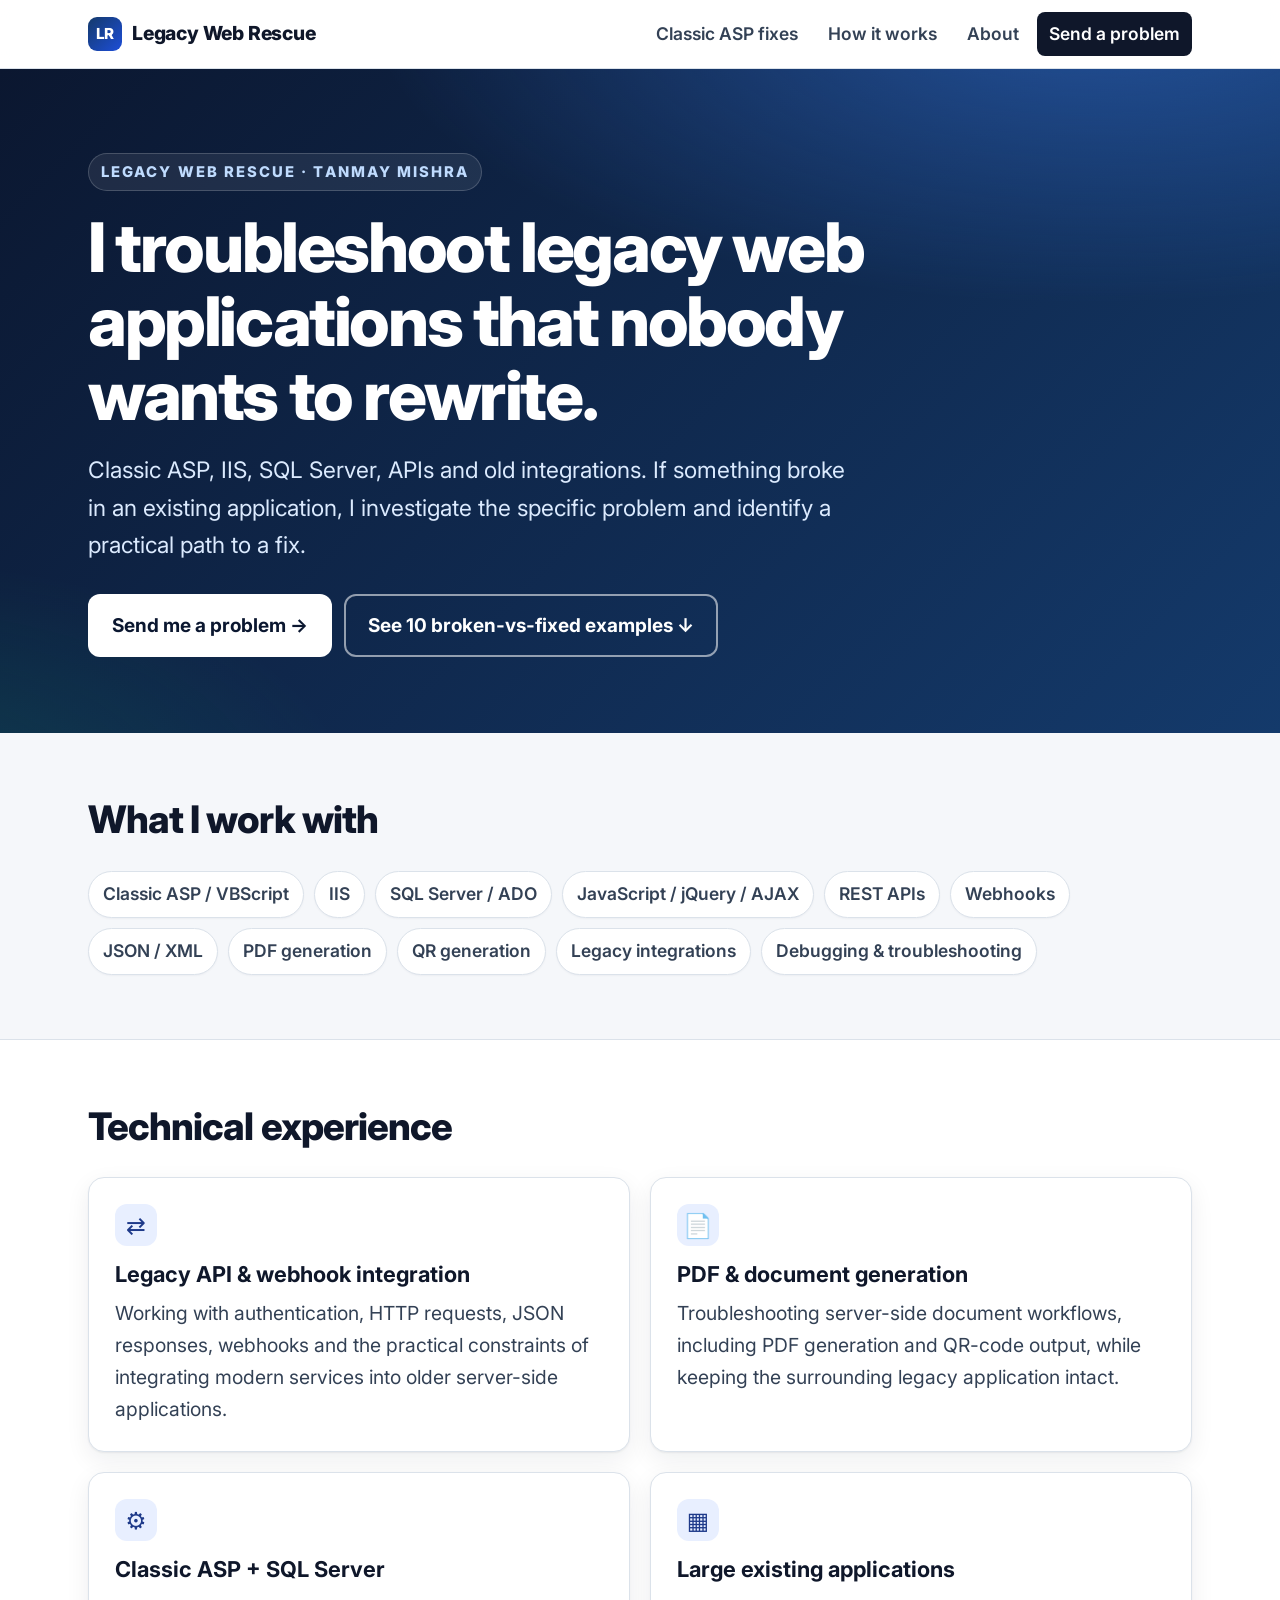
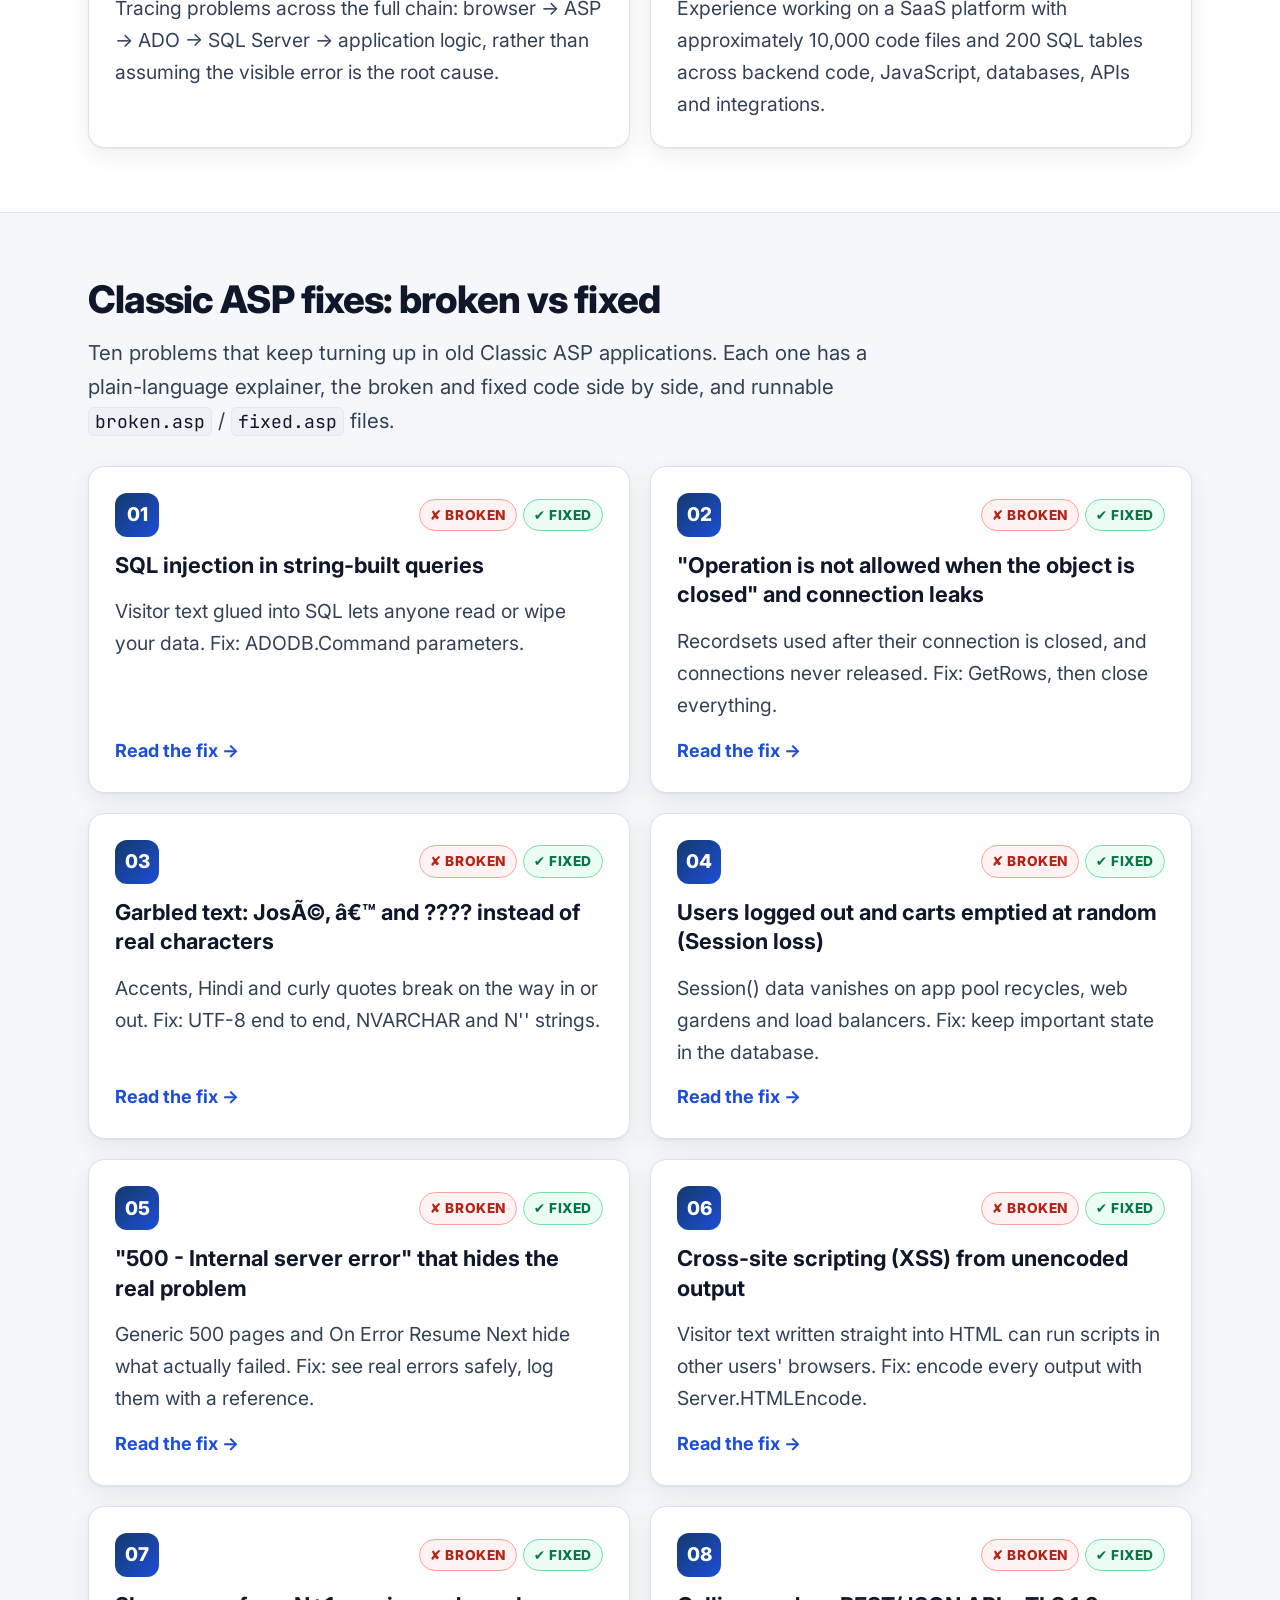
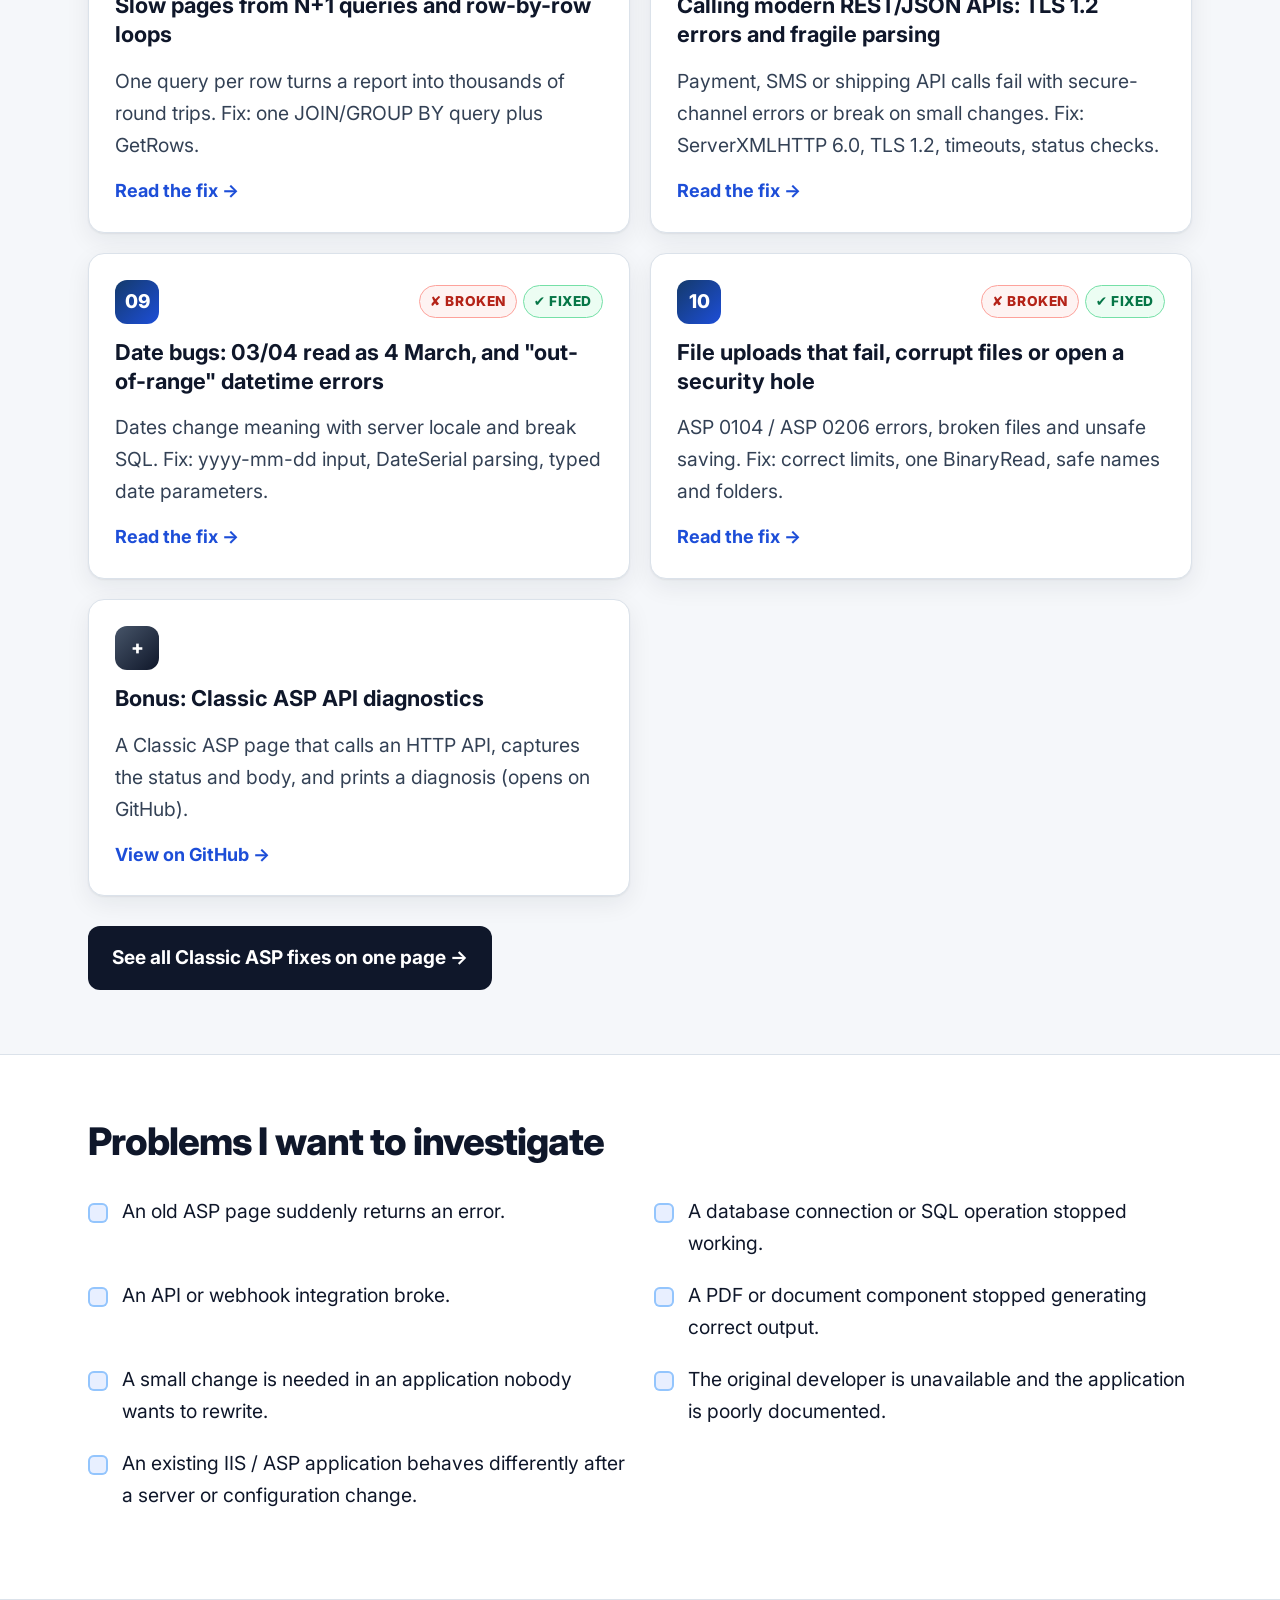
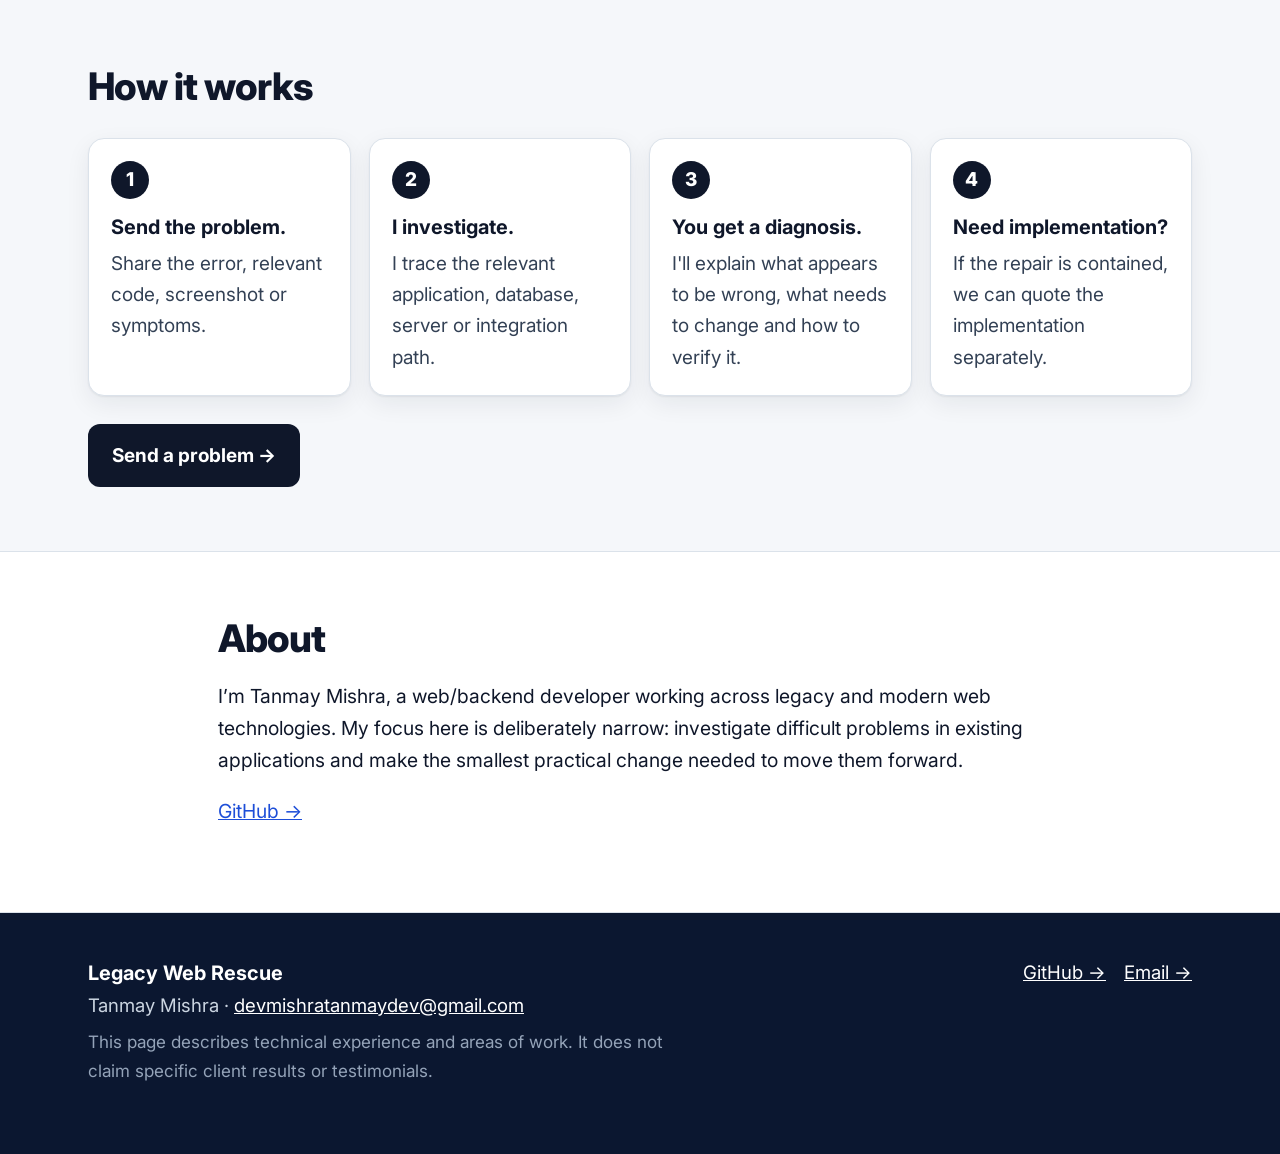
<file: index.html>
<!doctype html>
<html lang="en">
<head>
<meta charset="utf-8">
<meta name="viewport" content="width=device-width, initial-scale=1">
<title>Legacy Web Rescue — Tanmay Mishra</title>
<meta name="description" content="Troubleshooting difficult Classic ASP, IIS, SQL Server and legacy web application problems.">
<meta name="theme-color" content="#0b1730">
<link rel="preconnect" href="https://fonts.googleapis.com">
<link rel="preconnect" href="https://fonts.gstatic.com" crossorigin>
<link href="https://fonts.googleapis.com/css2?family=Inter:wght@400;600;700;800&family=JetBrains+Mono:wght@400;600&display=swap" rel="stylesheet">
<link rel="stylesheet" href="examples/assets/style.css">
</head>
<body>
<a class="skip" href="#main">Skip to content</a>
<nav class="nav" aria-label="Main"><div class="wrap">
  <a class="brand" href="./"><span class="logo" aria-hidden="true">LR</span>Legacy Web Rescue</a>
  <ul>
    <li><a href="./#fixes">Classic ASP fixes</a></li>
    <li><a href="./#how">How it works</a></li>
    <li><a href="./#about">About</a></li>
    <li><a class="btn-nav" href="mailto:devmishratanmaydev@gmail.com?subject=Legacy%20Web%20Problem">Send a problem</a></li>
  </ul>
</div></nav>

<header class="hero"><div class="wrap">
  <span class="eyebrow">Legacy Web Rescue &middot; Tanmay Mishra</span>
  <h1>I troubleshoot legacy web applications that nobody wants to rewrite.</h1>
  <p class="lead">Classic ASP, IIS, SQL Server, APIs and old integrations. If something broke in an existing application, I investigate the specific problem and identify a practical path to a fix.</p>
  <div class="actions">
    <a class="btn btn-primary" href="mailto:devmishratanmaydev@gmail.com?subject=Legacy%20Web%20Problem">Send me a problem &rarr;</a>
    <a class="btn btn-ghost" href="#fixes">See 10 broken-vs-fixed examples &darr;</a>
  </div>
</div></header>

<main id="main">
<section><div class="wrap">
  <div class="section-head"><h2>What I work with</h2></div>
  <div class="tags"><span class="tag">Classic ASP / VBScript</span><span class="tag">IIS</span><span class="tag">SQL Server / ADO</span><span class="tag">JavaScript / jQuery / AJAX</span><span class="tag">REST APIs</span><span class="tag">Webhooks</span><span class="tag">JSON / XML</span><span class="tag">PDF generation</span><span class="tag">QR generation</span><span class="tag">Legacy integrations</span><span class="tag">Debugging &amp; troubleshooting</span></div>
</div></section>

<section class="alt"><div class="wrap">
  <div class="section-head"><h2>Technical experience</h2></div>
  <div class="grid">
    <article class="card"><div class="icon" aria-hidden="true">&#8644;</div><h3>Legacy API &amp; webhook integration</h3><p>Working with authentication, HTTP requests, JSON responses, webhooks and the practical constraints of integrating modern services into older server-side applications.</p></article>
    <article class="card"><div class="icon" aria-hidden="true">&#128196;</div><h3>PDF &amp; document generation</h3><p>Troubleshooting server-side document workflows, including PDF generation and QR-code output, while keeping the surrounding legacy application intact.</p></article>
    <article class="card"><div class="icon" aria-hidden="true">&#9881;</div><h3>Classic ASP + SQL Server</h3><p>Tracing problems across the full chain: browser → ASP → ADO → SQL Server → application logic, rather than assuming the visible error is the root cause.</p></article>
    <article class="card"><div class="icon" aria-hidden="true">&#9638;</div><h3>Large existing applications</h3><p>Experience working on a SaaS platform with approximately 10,000 code files and 200 SQL tables across backend code, JavaScript, databases, APIs and integrations.</p></article>
  </div>
</div></section>

<section id="fixes"><div class="wrap">
  <div class="section-head"><h2>Classic ASP fixes: broken vs fixed</h2>
    <p>Ten problems that keep turning up in old Classic ASP applications. Each one has a plain-language explainer, the broken and fixed code side by side, and runnable <code>broken.asp</code> / <code>fixed.asp</code> files.</p></div>
  <div class="grid">
<a class="card" href="examples/01-sql-injection/">
  <div class="card-top"><span class="num" aria-hidden="true">01</span><span class="pills"><span class="pill bad">&#10008; BROKEN</span><span class="pill good">&#10004; FIXED</span></span></div>
  <h3>SQL injection in string-built queries</h3>
  <p>Visitor text glued into SQL lets anyone read or wipe your data. Fix: ADODB.Command parameters.</p>
  <span class="go">Read the fix &rarr;</span>
</a>
<a class="card" href="examples/02-closed-recordset-leaks/">
  <div class="card-top"><span class="num" aria-hidden="true">02</span><span class="pills"><span class="pill bad">&#10008; BROKEN</span><span class="pill good">&#10004; FIXED</span></span></div>
  <h3>"Operation is not allowed when the object is closed" and connection leaks</h3>
  <p>Recordsets used after their connection is closed, and connections never released. Fix: GetRows, then close everything.</p>
  <span class="go">Read the fix &rarr;</span>
</a>
<a class="card" href="examples/03-unicode-utf8/">
  <div class="card-top"><span class="num" aria-hidden="true">03</span><span class="pills"><span class="pill bad">&#10008; BROKEN</span><span class="pill good">&#10004; FIXED</span></span></div>
  <h3>Garbled text: JosÃ©, â€™ and ???? instead of real characters</h3>
  <p>Accents, Hindi and curly quotes break on the way in or out. Fix: UTF-8 end to end, NVARCHAR and N'' strings.</p>
  <span class="go">Read the fix &rarr;</span>
</a>
<a class="card" href="examples/04-session-loss/">
  <div class="card-top"><span class="num" aria-hidden="true">04</span><span class="pills"><span class="pill bad">&#10008; BROKEN</span><span class="pill good">&#10004; FIXED</span></span></div>
  <h3>Users logged out and carts emptied at random (Session loss)</h3>
  <p>Session() data vanishes on app pool recycles, web gardens and load balancers. Fix: keep important state in the database.</p>
  <span class="go">Read the fix &rarr;</span>
</a>
<a class="card" href="examples/05-hidden-500-errors/">
  <div class="card-top"><span class="num" aria-hidden="true">05</span><span class="pills"><span class="pill bad">&#10008; BROKEN</span><span class="pill good">&#10004; FIXED</span></span></div>
  <h3>"500 - Internal server error" that hides the real problem</h3>
  <p>Generic 500 pages and On Error Resume Next hide what actually failed. Fix: see real errors safely, log them with a reference.</p>
  <span class="go">Read the fix &rarr;</span>
</a>
<a class="card" href="examples/06-xss-output-encoding/">
  <div class="card-top"><span class="num" aria-hidden="true">06</span><span class="pills"><span class="pill bad">&#10008; BROKEN</span><span class="pill good">&#10004; FIXED</span></span></div>
  <h3>Cross-site scripting (XSS) from unencoded output</h3>
  <p>Visitor text written straight into HTML can run scripts in other users' browsers. Fix: encode every output with Server.HTMLEncode.</p>
  <span class="go">Read the fix &rarr;</span>
</a>
<a class="card" href="examples/07-n-plus-1-slow-pages/">
  <div class="card-top"><span class="num" aria-hidden="true">07</span><span class="pills"><span class="pill bad">&#10008; BROKEN</span><span class="pill good">&#10004; FIXED</span></span></div>
  <h3>Slow pages from N+1 queries and row-by-row loops</h3>
  <p>One query per row turns a report into thousands of round trips. Fix: one JOIN/GROUP BY query plus GetRows.</p>
  <span class="go">Read the fix &rarr;</span>
</a>
<a class="card" href="examples/08-rest-api-tls12/">
  <div class="card-top"><span class="num" aria-hidden="true">08</span><span class="pills"><span class="pill bad">&#10008; BROKEN</span><span class="pill good">&#10004; FIXED</span></span></div>
  <h3>Calling modern REST/JSON APIs: TLS 1.2 errors and fragile parsing</h3>
  <p>Payment, SMS or shipping API calls fail with secure-channel errors or break on small changes. Fix: ServerXMLHTTP 6.0, TLS 1.2, timeouts, status checks.</p>
  <span class="go">Read the fix &rarr;</span>
</a>
<a class="card" href="examples/09-dates-locale/">
  <div class="card-top"><span class="num" aria-hidden="true">09</span><span class="pills"><span class="pill bad">&#10008; BROKEN</span><span class="pill good">&#10004; FIXED</span></span></div>
  <h3>Date bugs: 03/04 read as 4 March, and "out-of-range" datetime errors</h3>
  <p>Dates change meaning with server locale and break SQL. Fix: yyyy-mm-dd input, DateSerial parsing, typed date parameters.</p>
  <span class="go">Read the fix &rarr;</span>
</a>
<a class="card" href="examples/10-file-upload/">
  <div class="card-top"><span class="num" aria-hidden="true">10</span><span class="pills"><span class="pill bad">&#10008; BROKEN</span><span class="pill good">&#10004; FIXED</span></span></div>
  <h3>File uploads that fail, corrupt files or open a security hole</h3>
  <p>ASP 0104 / ASP 0206 errors, broken files and unsafe saving. Fix: correct limits, one BinaryRead, safe names and folders.</p>
  <span class="go">Read the fix &rarr;</span>
</a>
<a class="card" href="https://github.com/TanmayMishra22/Legacy-ASP-Rescue/tree/main/examples/classic-asp-api-diagnostics" target="_blank" rel="noopener">
  <div class="card-top"><span class="num bonus" aria-hidden="true">+</span></div>
  <h3>Bonus: Classic ASP API diagnostics</h3>
  <p>A Classic ASP page that calls an HTTP API, captures the status and body, and prints a diagnosis (opens on GitHub).</p>
  <span class="go">View on GitHub &rarr;</span>
</a>
  </div>
  <div class="actions"><a class="btn btn-dark" href="examples/">See all Classic ASP fixes on one page &rarr;</a></div>
</div></section>

<section class="alt"><div class="wrap">
  <div class="section-head"><h2>Problems I want to investigate</h2></div>
  <ul class="problems">
    <li>An old ASP page suddenly returns an error.</li>
    <li>A database connection or SQL operation stopped working.</li>
    <li>An API or webhook integration broke.</li>
    <li>A PDF or document component stopped generating correct output.</li>
    <li>A small change is needed in an application nobody wants to rewrite.</li>
    <li>The original developer is unavailable and the application is poorly documented.</li>
    <li>An existing IIS / ASP application behaves differently after a server or configuration change.</li>
  </ul>
</div></section>

<section id="how"><div class="wrap">
  <div class="section-head"><h2>How it works</h2></div>
  <div class="steps">
    <div class="step"><div class="n">1</div><strong>Send the problem.</strong><span>Share the error, relevant code, screenshot or symptoms.</span></div>
    <div class="step"><div class="n">2</div><strong>I investigate.</strong><span>I trace the relevant application, database, server or integration path.</span></div>
    <div class="step"><div class="n">3</div><strong>You get a diagnosis.</strong><span>I'll explain what appears to be wrong, what needs to change and how to verify it.</span></div>
    <div class="step"><div class="n">4</div><strong>Need implementation?</strong><span>If the repair is contained, we can quote the implementation separately.</span></div>
  </div>
  <a class="btn btn-dark" href="mailto:devmishratanmaydev@gmail.com?subject=Legacy%20Web%20Problem">Send a problem &rarr;</a>
</div></section>

<section id="about" class="alt"><div class="wrap narrow">
  <div class="section-head" style="margin-bottom:12px"><h2>About</h2></div>
  <p>I’m Tanmay Mishra, a web/backend developer working across legacy and modern web technologies. My focus here is deliberately narrow: investigate difficult problems in existing applications and make the smallest practical change needed to move them forward.</p>
  <p><a href="https://github.com/TanmayMishra22" target="_blank" rel="noopener">GitHub →</a></p>
</div></section>
</main>
<footer><div class="wrap">
  <div><strong>Legacy Web Rescue</strong><br>Tanmay Mishra &middot; <a href="mailto:devmishratanmaydev@gmail.com">devmishratanmaydev@gmail.com</a>
  <p class="small">This page describes technical experience and areas of work. It does not claim specific client results or testimonials.</p></div>
  <div class="links"><a href="https://github.com/TanmayMishra22" target="_blank" rel="noopener">GitHub &rarr;</a><a href="mailto:devmishratanmaydev@gmail.com?subject=Legacy%20Web%20Problem">Email &rarr;</a></div>
</div></footer>
</body>
</html>
</file>
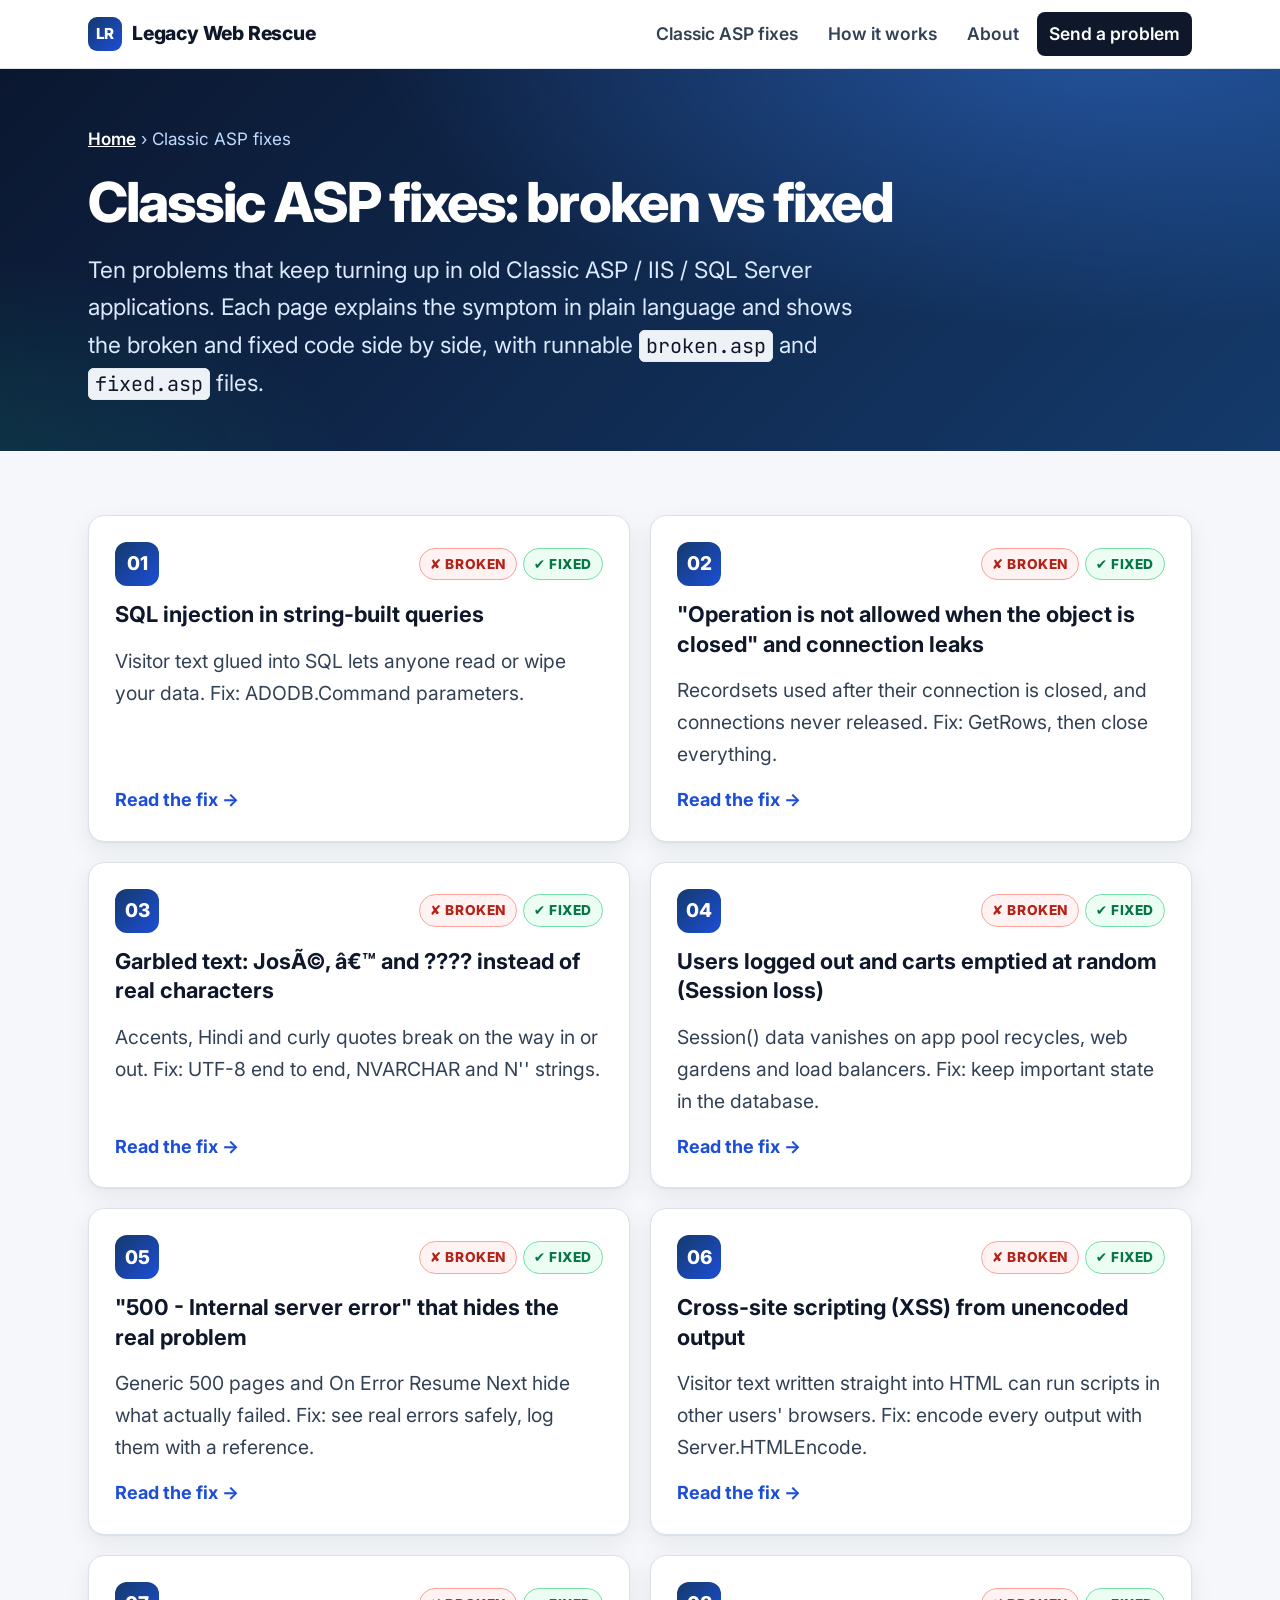
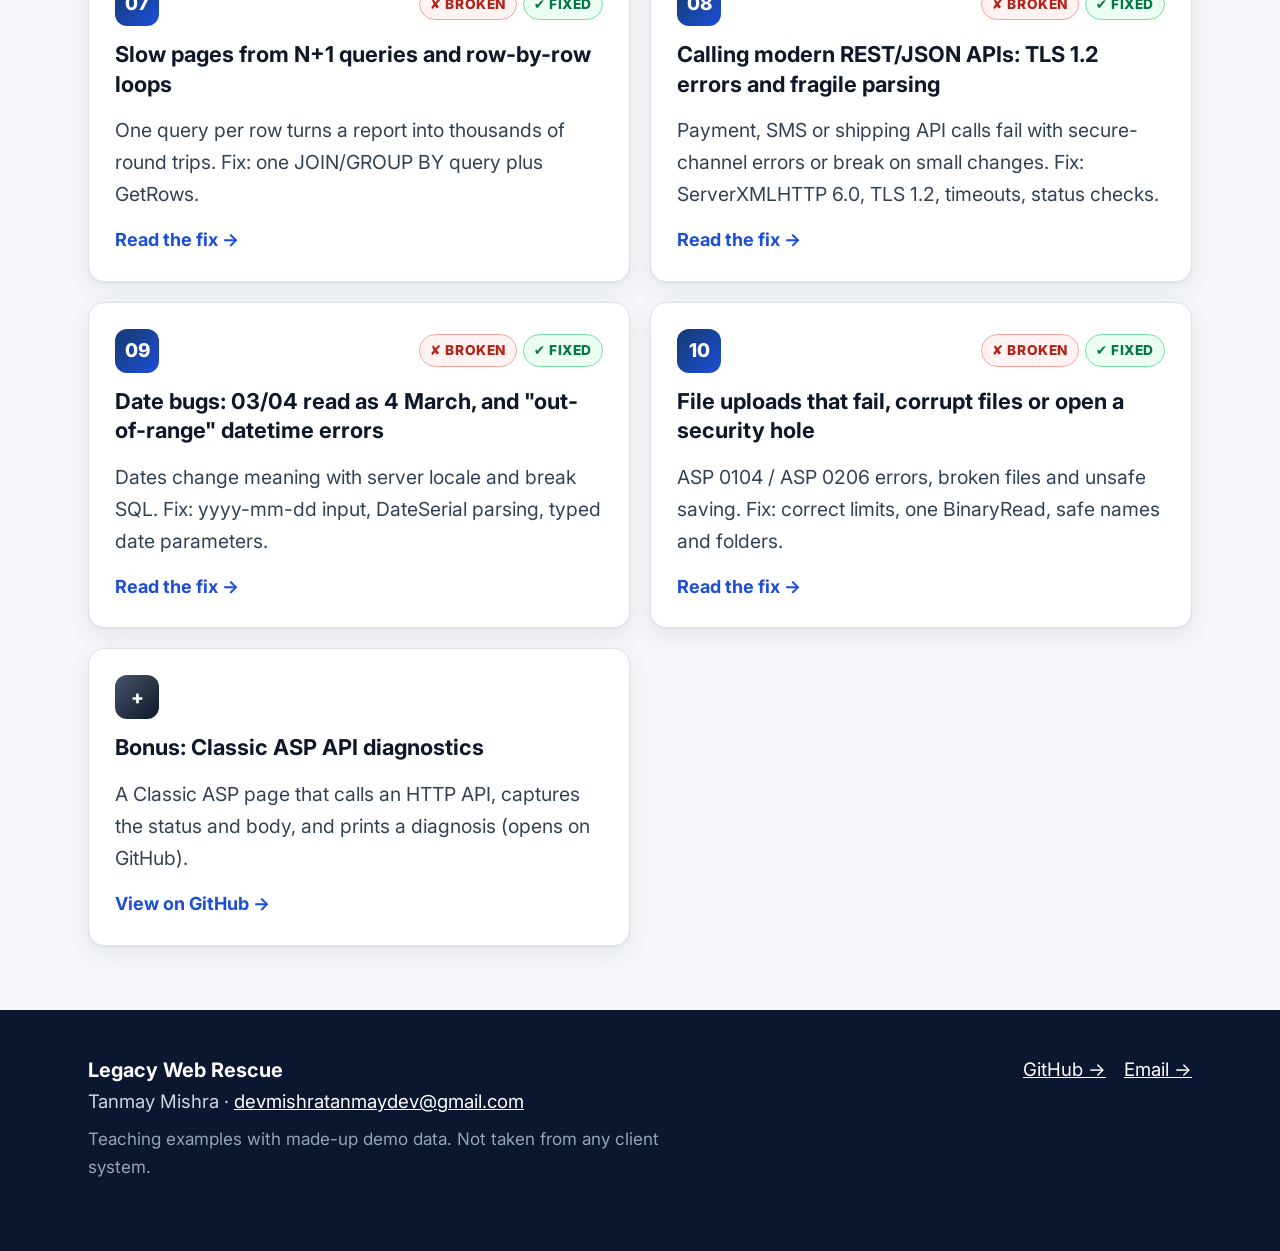
<file: examples/index.html>
<!doctype html>
<html lang="en">
<head>
<meta charset="utf-8">
<meta name="viewport" content="width=device-width, initial-scale=1">
<title>Classic ASP fixes: broken vs fixed | Legacy Web Rescue</title>
<meta name="description" content="Ten common Classic ASP problems, each explained in plain language with broken and fixed code side by side.">
<meta name="theme-color" content="#0b1730">
<link rel="preconnect" href="https://fonts.googleapis.com">
<link rel="preconnect" href="https://fonts.gstatic.com" crossorigin>
<link href="https://fonts.googleapis.com/css2?family=Inter:wght@400;600;700;800&family=JetBrains+Mono:wght@400;600&display=swap" rel="stylesheet">
<link rel="stylesheet" href="assets/style.css">
</head>
<body>
<a class="skip" href="#main">Skip to content</a>
<nav class="nav" aria-label="Main"><div class="wrap">
  <a class="brand" href="../"><span class="logo" aria-hidden="true">LR</span>Legacy Web Rescue</a>
  <ul>
    <li><a href="../#fixes">Classic ASP fixes</a></li>
    <li><a href="../#how">How it works</a></li>
    <li><a href="../#about">About</a></li>
    <li><a class="btn-nav" href="mailto:devmishratanmaydev@gmail.com?subject=Legacy%20Web%20Problem">Send a problem</a></li>
  </ul>
</div></nav>

<header class="hero small"><div class="wrap">
  <p class="crumbs"><a href="../">Home</a> &rsaquo; Classic ASP fixes</p>
  <h1>Classic ASP fixes: broken vs fixed</h1>
  <p class="lead">Ten problems that keep turning up in old Classic ASP / IIS / SQL Server applications. Each page explains the symptom in plain language and shows the broken and fixed code side by side, with runnable <code>broken.asp</code> and <code>fixed.asp</code> files.</p>
</div></header>
<main id="main"><section><div class="wrap"><div class="grid">
<a class="card" href="01-sql-injection/">
  <div class="card-top"><span class="num" aria-hidden="true">01</span><span class="pills"><span class="pill bad">&#10008; BROKEN</span><span class="pill good">&#10004; FIXED</span></span></div>
  <h3>SQL injection in string-built queries</h3>
  <p>Visitor text glued into SQL lets anyone read or wipe your data. Fix: ADODB.Command parameters.</p>
  <span class="go">Read the fix &rarr;</span>
</a>
<a class="card" href="02-closed-recordset-leaks/">
  <div class="card-top"><span class="num" aria-hidden="true">02</span><span class="pills"><span class="pill bad">&#10008; BROKEN</span><span class="pill good">&#10004; FIXED</span></span></div>
  <h3>"Operation is not allowed when the object is closed" and connection leaks</h3>
  <p>Recordsets used after their connection is closed, and connections never released. Fix: GetRows, then close everything.</p>
  <span class="go">Read the fix &rarr;</span>
</a>
<a class="card" href="03-unicode-utf8/">
  <div class="card-top"><span class="num" aria-hidden="true">03</span><span class="pills"><span class="pill bad">&#10008; BROKEN</span><span class="pill good">&#10004; FIXED</span></span></div>
  <h3>Garbled text: JosÃ©, â€™ and ???? instead of real characters</h3>
  <p>Accents, Hindi and curly quotes break on the way in or out. Fix: UTF-8 end to end, NVARCHAR and N'' strings.</p>
  <span class="go">Read the fix &rarr;</span>
</a>
<a class="card" href="04-session-loss/">
  <div class="card-top"><span class="num" aria-hidden="true">04</span><span class="pills"><span class="pill bad">&#10008; BROKEN</span><span class="pill good">&#10004; FIXED</span></span></div>
  <h3>Users logged out and carts emptied at random (Session loss)</h3>
  <p>Session() data vanishes on app pool recycles, web gardens and load balancers. Fix: keep important state in the database.</p>
  <span class="go">Read the fix &rarr;</span>
</a>
<a class="card" href="05-hidden-500-errors/">
  <div class="card-top"><span class="num" aria-hidden="true">05</span><span class="pills"><span class="pill bad">&#10008; BROKEN</span><span class="pill good">&#10004; FIXED</span></span></div>
  <h3>"500 - Internal server error" that hides the real problem</h3>
  <p>Generic 500 pages and On Error Resume Next hide what actually failed. Fix: see real errors safely, log them with a reference.</p>
  <span class="go">Read the fix &rarr;</span>
</a>
<a class="card" href="06-xss-output-encoding/">
  <div class="card-top"><span class="num" aria-hidden="true">06</span><span class="pills"><span class="pill bad">&#10008; BROKEN</span><span class="pill good">&#10004; FIXED</span></span></div>
  <h3>Cross-site scripting (XSS) from unencoded output</h3>
  <p>Visitor text written straight into HTML can run scripts in other users' browsers. Fix: encode every output with Server.HTMLEncode.</p>
  <span class="go">Read the fix &rarr;</span>
</a>
<a class="card" href="07-n-plus-1-slow-pages/">
  <div class="card-top"><span class="num" aria-hidden="true">07</span><span class="pills"><span class="pill bad">&#10008; BROKEN</span><span class="pill good">&#10004; FIXED</span></span></div>
  <h3>Slow pages from N+1 queries and row-by-row loops</h3>
  <p>One query per row turns a report into thousands of round trips. Fix: one JOIN/GROUP BY query plus GetRows.</p>
  <span class="go">Read the fix &rarr;</span>
</a>
<a class="card" href="08-rest-api-tls12/">
  <div class="card-top"><span class="num" aria-hidden="true">08</span><span class="pills"><span class="pill bad">&#10008; BROKEN</span><span class="pill good">&#10004; FIXED</span></span></div>
  <h3>Calling modern REST/JSON APIs: TLS 1.2 errors and fragile parsing</h3>
  <p>Payment, SMS or shipping API calls fail with secure-channel errors or break on small changes. Fix: ServerXMLHTTP 6.0, TLS 1.2, timeouts, status checks.</p>
  <span class="go">Read the fix &rarr;</span>
</a>
<a class="card" href="09-dates-locale/">
  <div class="card-top"><span class="num" aria-hidden="true">09</span><span class="pills"><span class="pill bad">&#10008; BROKEN</span><span class="pill good">&#10004; FIXED</span></span></div>
  <h3>Date bugs: 03/04 read as 4 March, and "out-of-range" datetime errors</h3>
  <p>Dates change meaning with server locale and break SQL. Fix: yyyy-mm-dd input, DateSerial parsing, typed date parameters.</p>
  <span class="go">Read the fix &rarr;</span>
</a>
<a class="card" href="10-file-upload/">
  <div class="card-top"><span class="num" aria-hidden="true">10</span><span class="pills"><span class="pill bad">&#10008; BROKEN</span><span class="pill good">&#10004; FIXED</span></span></div>
  <h3>File uploads that fail, corrupt files or open a security hole</h3>
  <p>ASP 0104 / ASP 0206 errors, broken files and unsafe saving. Fix: correct limits, one BinaryRead, safe names and folders.</p>
  <span class="go">Read the fix &rarr;</span>
</a>
<a class="card" href="https://github.com/TanmayMishra22/Legacy-ASP-Rescue/tree/main/examples/classic-asp-api-diagnostics" target="_blank" rel="noopener">
  <div class="card-top"><span class="num bonus" aria-hidden="true">+</span></div>
  <h3>Bonus: Classic ASP API diagnostics</h3>
  <p>A Classic ASP page that calls an HTTP API, captures the status and body, and prints a diagnosis (opens on GitHub).</p>
  <span class="go">View on GitHub &rarr;</span>
</a>
</div></div></section></main>
<footer><div class="wrap">
  <div><strong>Legacy Web Rescue</strong><br>Tanmay Mishra &middot; <a href="mailto:devmishratanmaydev@gmail.com">devmishratanmaydev@gmail.com</a>
  <p class="small">Teaching examples with made-up demo data. Not taken from any client system.</p></div>
  <div class="links"><a href="https://github.com/TanmayMishra22" target="_blank" rel="noopener">GitHub &rarr;</a><a href="mailto:devmishratanmaydev@gmail.com?subject=Legacy%20Web%20Problem">Email &rarr;</a></div>
</div></footer>
</body>
</html>
</file>
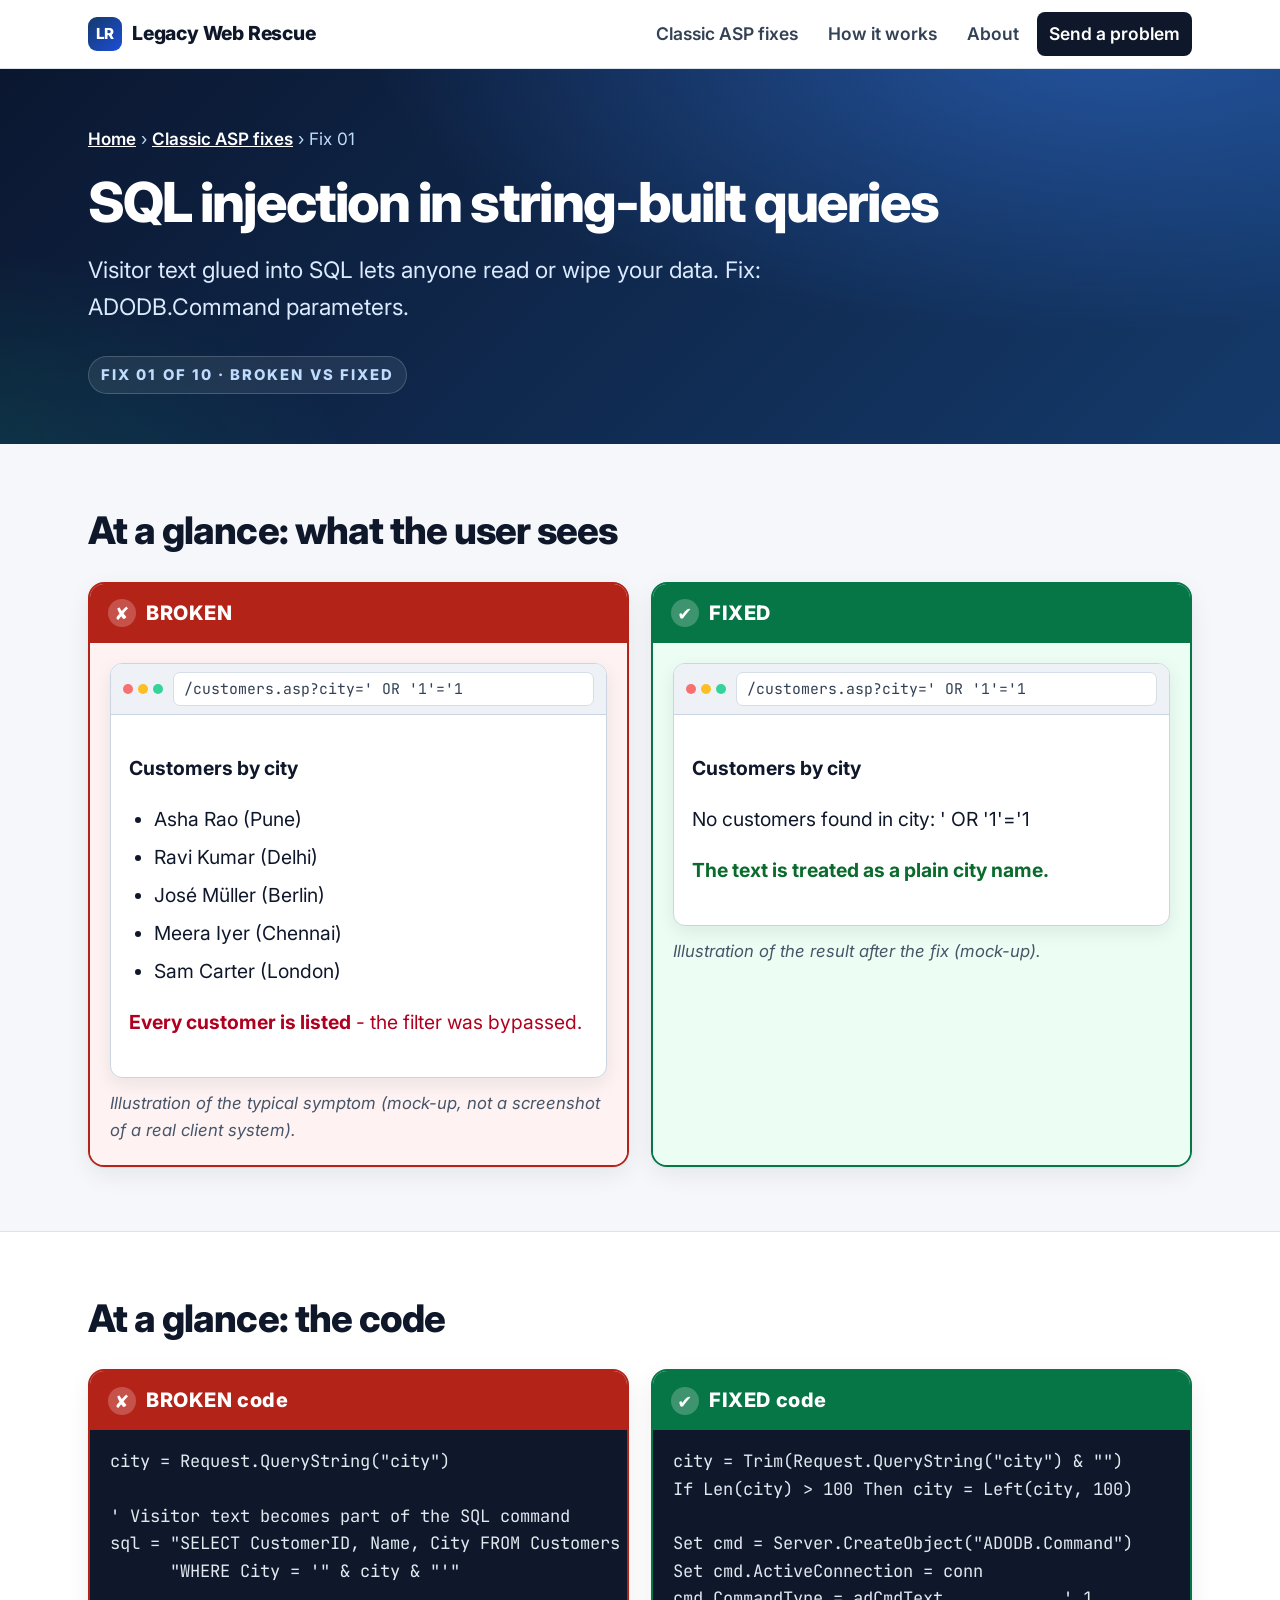
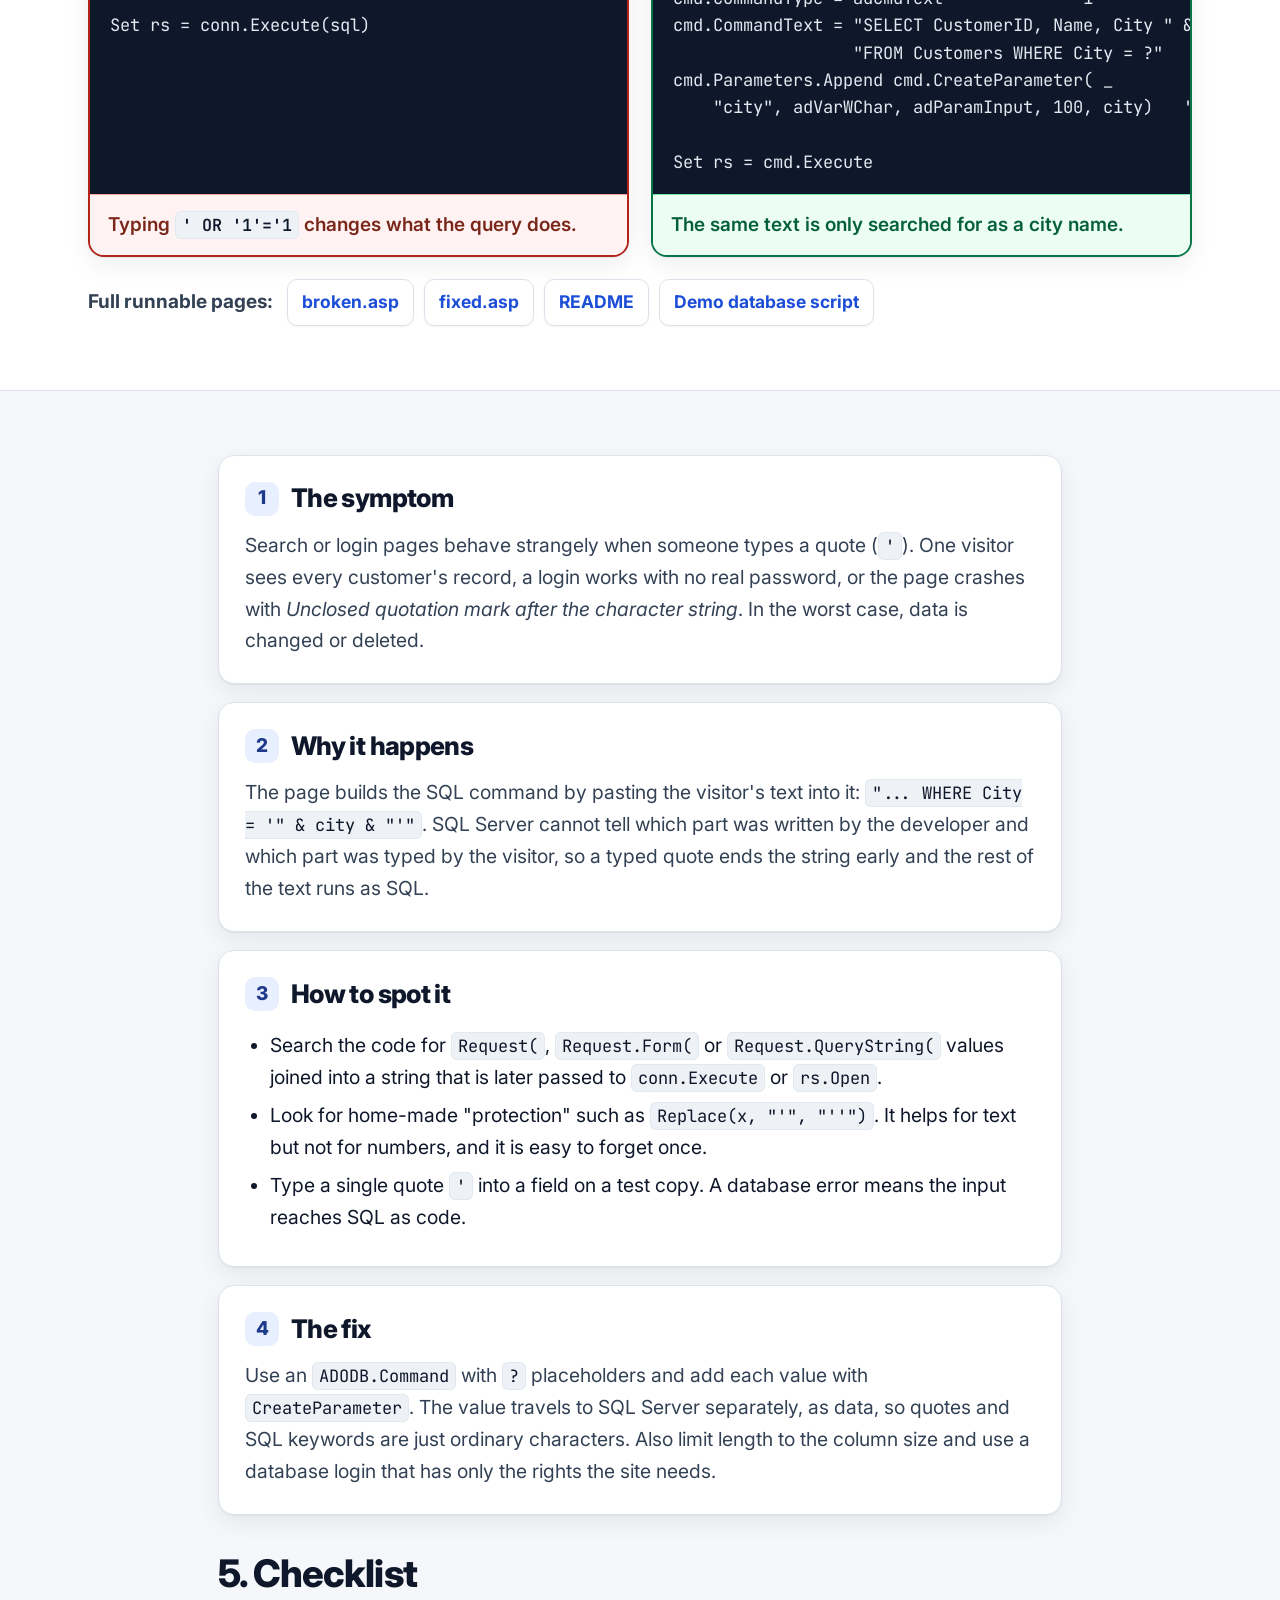
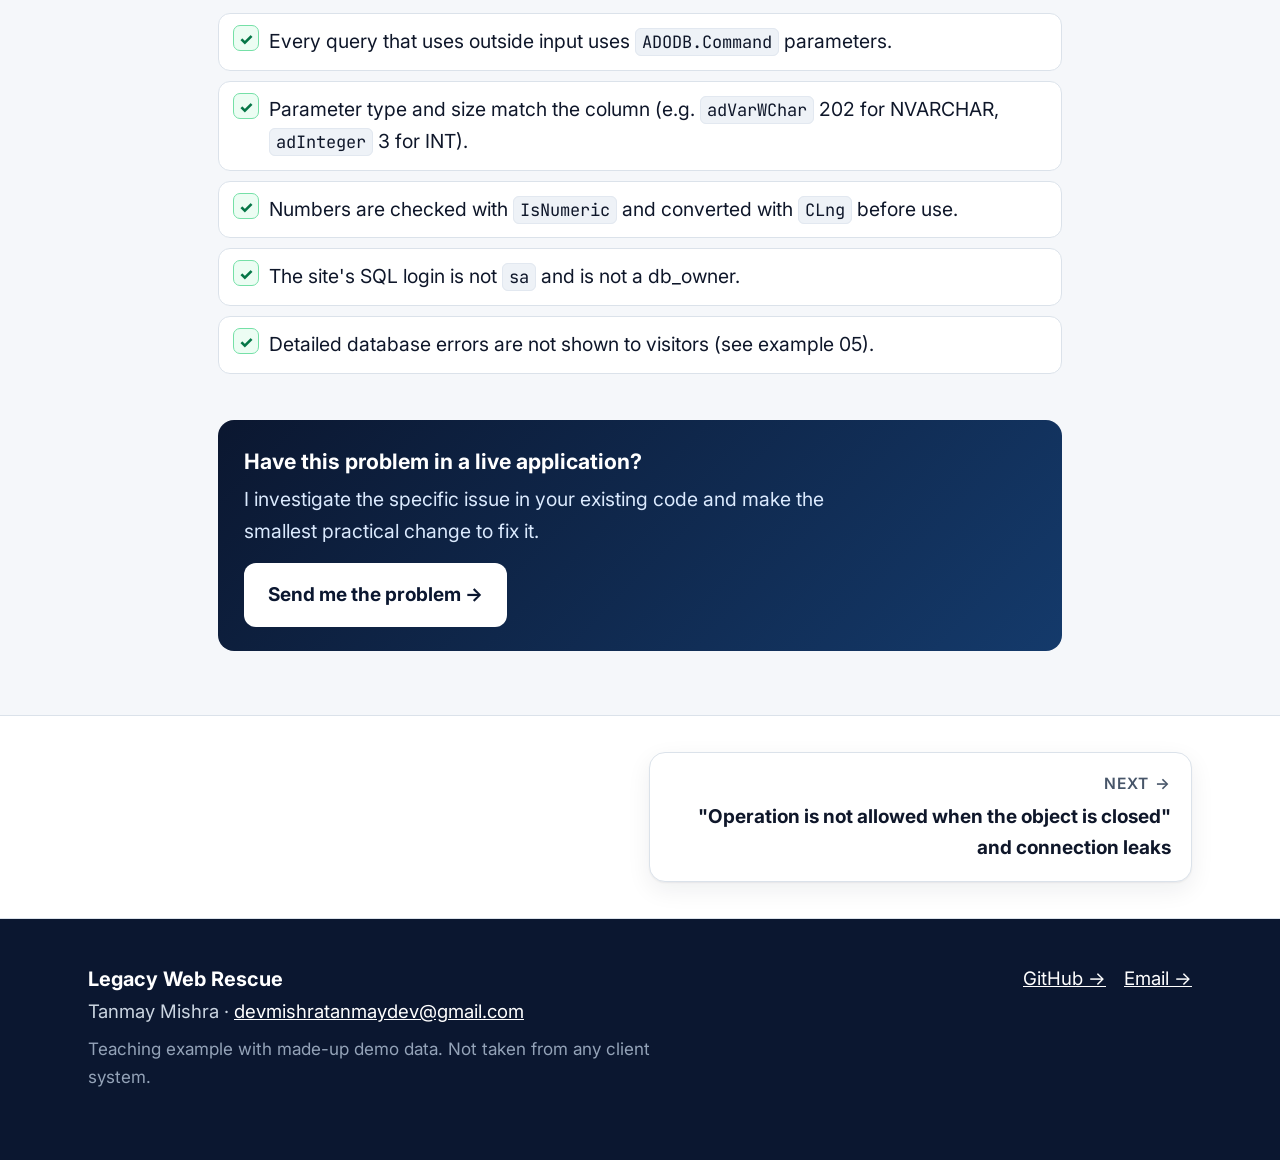
<file: examples/01-sql-injection/index.html>
<!doctype html>
<html lang="en">
<head>
<meta charset="utf-8">
<meta name="viewport" content="width=device-width, initial-scale=1">
<title>Classic ASP fix 01: SQL injection in string-built queries | Legacy Web Rescue</title>
<meta name="description" content="Visitor text glued into SQL lets anyone read or wipe your data. Fix: ADODB.Command parameters.">
<meta name="theme-color" content="#0b1730">
<link rel="preconnect" href="https://fonts.googleapis.com">
<link rel="preconnect" href="https://fonts.gstatic.com" crossorigin>
<link href="https://fonts.googleapis.com/css2?family=Inter:wght@400;600;700;800&family=JetBrains+Mono:wght@400;600&display=swap" rel="stylesheet">
<link rel="stylesheet" href="../assets/style.css">
</head>
<body>
<a class="skip" href="#main">Skip to content</a>
<nav class="nav" aria-label="Main"><div class="wrap">
  <a class="brand" href="../../"><span class="logo" aria-hidden="true">LR</span>Legacy Web Rescue</a>
  <ul>
    <li><a href="../../#fixes">Classic ASP fixes</a></li>
    <li><a href="../../#how">How it works</a></li>
    <li><a href="../../#about">About</a></li>
    <li><a class="btn-nav" href="mailto:devmishratanmaydev@gmail.com?subject=Legacy%20Web%20Problem">Send a problem</a></li>
  </ul>
</div></nav>

<header class="hero small"><div class="wrap">
  <p class="crumbs"><a href="../../">Home</a> &rsaquo; <a href="../">Classic ASP fixes</a> &rsaquo; Fix 01</p>
  <h1>SQL injection in string-built queries</h1>
  <p class="lead">Visitor text glued into SQL lets anyone read or wipe your data. Fix: ADODB.Command parameters.</p>
  <div class="actions"><span class="eyebrow">Fix 01 of 10 &middot; Broken vs fixed</span></div>
</div></header>

<main id="main">
<section><div class="wrap">
  <div class="section-head"><h2>At a glance: what the user sees</h2></div>
  <div class="vs">
    <div class="panel bad"><div class="label"><span class="badge" aria-hidden="true">&#10008;</span>BROKEN</div>
      <div class="screen"><div class="browser"><div class="bar"><span class="dots" aria-hidden="true"><i></i><i></i><i></i></span><span class="addr">/customers.asp?city=&#x27; OR &#x27;1&#x27;=&#x27;1</span></div><div class="view"><p><strong>Customers by city</strong></p>
<ul><li>Asha Rao (Pune)</li><li>Ravi Kumar (Delhi)</li><li>José Müller (Berlin)</li><li>Meera Iyer (Chennai)</li><li>Sam Carter (London)</li></ul>
<p style="color:#b00020"><strong>Every customer is listed</strong> - the filter was bypassed.</p></div></div>
      <p class="caption">Illustration of the typical symptom (mock-up, not a screenshot of a real client system).</p></div>
    </div>
    <div class="panel good"><div class="label"><span class="badge" aria-hidden="true">&#10004;</span>FIXED</div>
      <div class="screen"><div class="browser"><div class="bar"><span class="dots" aria-hidden="true"><i></i><i></i><i></i></span><span class="addr">/customers.asp?city=&#x27; OR &#x27;1&#x27;=&#x27;1</span></div><div class="view"><p><strong>Customers by city</strong></p>
<p>No customers found in city: ' OR '1'='1</p>
<p style="color:#0a6b2d"><strong>The text is treated as a plain city name.</strong></p></div></div>
      <p class="caption">Illustration of the result after the fix (mock-up).</p></div>
    </div>
  </div>
</div></section>

<section class="alt"><div class="wrap">
  <div class="section-head"><h2>At a glance: the code</h2></div>
  <div class="vs">
    <div class="panel bad"><div class="label"><span class="badge" aria-hidden="true">&#10008;</span>BROKEN code</div><pre tabindex="0" aria-label="Broken code"><code>city = Request.QueryString(&quot;city&quot;)

&#x27; Visitor text becomes part of the SQL command
sql = &quot;SELECT CustomerID, Name, City FROM Customers &quot; &amp; _
      &quot;WHERE City = &#x27;&quot; &amp; city &amp; &quot;&#x27;&quot;

Set rs = conn.Execute(sql)</code></pre><div class="note">Typing <code>' OR '1'='1</code> changes what the query does.</div></div>
    <div class="panel good"><div class="label"><span class="badge" aria-hidden="true">&#10004;</span>FIXED code</div><pre tabindex="0" aria-label="Fixed code"><code>city = Trim(Request.QueryString(&quot;city&quot;) &amp; &quot;&quot;)
If Len(city) &gt; 100 Then city = Left(city, 100)

Set cmd = Server.CreateObject(&quot;ADODB.Command&quot;)
Set cmd.ActiveConnection = conn
cmd.CommandType = adCmdText            &#x27; 1
cmd.CommandText = &quot;SELECT CustomerID, Name, City &quot; &amp; _
                  &quot;FROM Customers WHERE City = ?&quot;
cmd.Parameters.Append cmd.CreateParameter( _
    &quot;city&quot;, adVarWChar, adParamInput, 100, city)   &#x27; 202, 1

Set rs = cmd.Execute</code></pre><div class="note">The same text is only searched for as a city name.</div></div>
  </div>
  <div class="files"><span>Full runnable pages:</span><a href="https://github.com/TanmayMishra22/Legacy-ASP-Rescue/blob/main/examples/01-sql-injection/broken.asp">broken.asp</a><a href="https://github.com/TanmayMishra22/Legacy-ASP-Rescue/blob/main/examples/01-sql-injection/fixed.asp">fixed.asp</a><a href="https://github.com/TanmayMishra22/Legacy-ASP-Rescue/blob/main/examples/01-sql-injection/README.md">README</a><a href="https://github.com/TanmayMishra22/Legacy-ASP-Rescue/blob/main/examples/assets/demo-db.sql">Demo database script</a></div>
</div></section>

<section><div class="wrap narrow explain">
  <div class="card"><h2><span class="n">1</span>The symptom</h2><p>Search or login pages behave strangely when someone types a quote (<code>'</code>). One visitor sees every customer's record, a login works with no real password, or the page crashes with <em>Unclosed quotation mark after the character string</em>. In the worst case, data is changed or deleted.</p></div>
  <div class="card"><h2><span class="n">2</span>Why it happens</h2><p>The page builds the SQL command by pasting the visitor's text into it: <code>"... WHERE City = '" &amp; city &amp; "'"</code>. SQL Server cannot tell which part was written by the developer and which part was typed by the visitor, so a typed quote ends the string early and the rest of the text runs as SQL.</p></div>
  <div class="card"><h2><span class="n">3</span>How to spot it</h2><ul><li>Search the code for <code>Request(</code>, <code>Request.Form(</code> or <code>Request.QueryString(</code> values joined into a string that is later passed to <code>conn.Execute</code> or <code>rs.Open</code>.</li><li>Look for home-made "protection" such as <code>Replace(x, "'", "''")</code>. It helps for text but not for numbers, and it is easy to forget once.</li><li>Type a single quote <code>'</code> into a field on a test copy. A database error means the input reaches SQL as code.</li></ul></div>
  <div class="card"><h2><span class="n">4</span>The fix</h2><p>Use an <code>ADODB.Command</code> with <code>?</code> placeholders and add each value with <code>CreateParameter</code>. The value travels to SQL Server separately, as data, so quotes and SQL keywords are just ordinary characters. Also limit length to the column size and use a database login that has only the rights the site needs.</p></div>
  <div><h2 style="margin:18px 0 16px">5. Checklist</h2><ul class="check"><li>Every query that uses outside input uses <code>ADODB.Command</code> parameters.</li><li>Parameter type and size match the column (e.g. <code>adVarWChar</code> 202 for NVARCHAR, <code>adInteger</code> 3 for INT).</li><li>Numbers are checked with <code>IsNumeric</code> and converted with <code>CLng</code> before use.</li><li>The site's SQL login is not <code>sa</code> and is not a db_owner.</li><li>Detailed database errors are not shown to visitors (see example 05).</li></ul></div>
  <div class="callout"><p><strong>Have this problem in a live application?</strong>I investigate the specific issue in your existing code and make the smallest practical change to fix it.</p>
    <a class="btn btn-primary" href="mailto:devmishratanmaydev@gmail.com?subject=Classic%20ASP%20problem%3A%2001-sql-injection">Send me the problem &rarr;</a></div>
</div></section>

<section class="alt" style="padding:36px 0"><div class="wrap"><div class="pager"><a class="next" href="../02-closed-recordset-leaks/"><small>Next &rarr;</small>&quot;Operation is not allowed when the object is closed&quot; and connection leaks</a></div></div></section>
</main>
<footer><div class="wrap">
  <div><strong>Legacy Web Rescue</strong><br>Tanmay Mishra &middot; <a href="mailto:devmishratanmaydev@gmail.com">devmishratanmaydev@gmail.com</a>
  <p class="small">Teaching example with made-up demo data. Not taken from any client system.</p></div>
  <div class="links"><a href="https://github.com/TanmayMishra22" target="_blank" rel="noopener">GitHub &rarr;</a><a href="mailto:devmishratanmaydev@gmail.com?subject=Legacy%20Web%20Problem">Email &rarr;</a></div>
</div></footer>
</body>
</html>
</file>
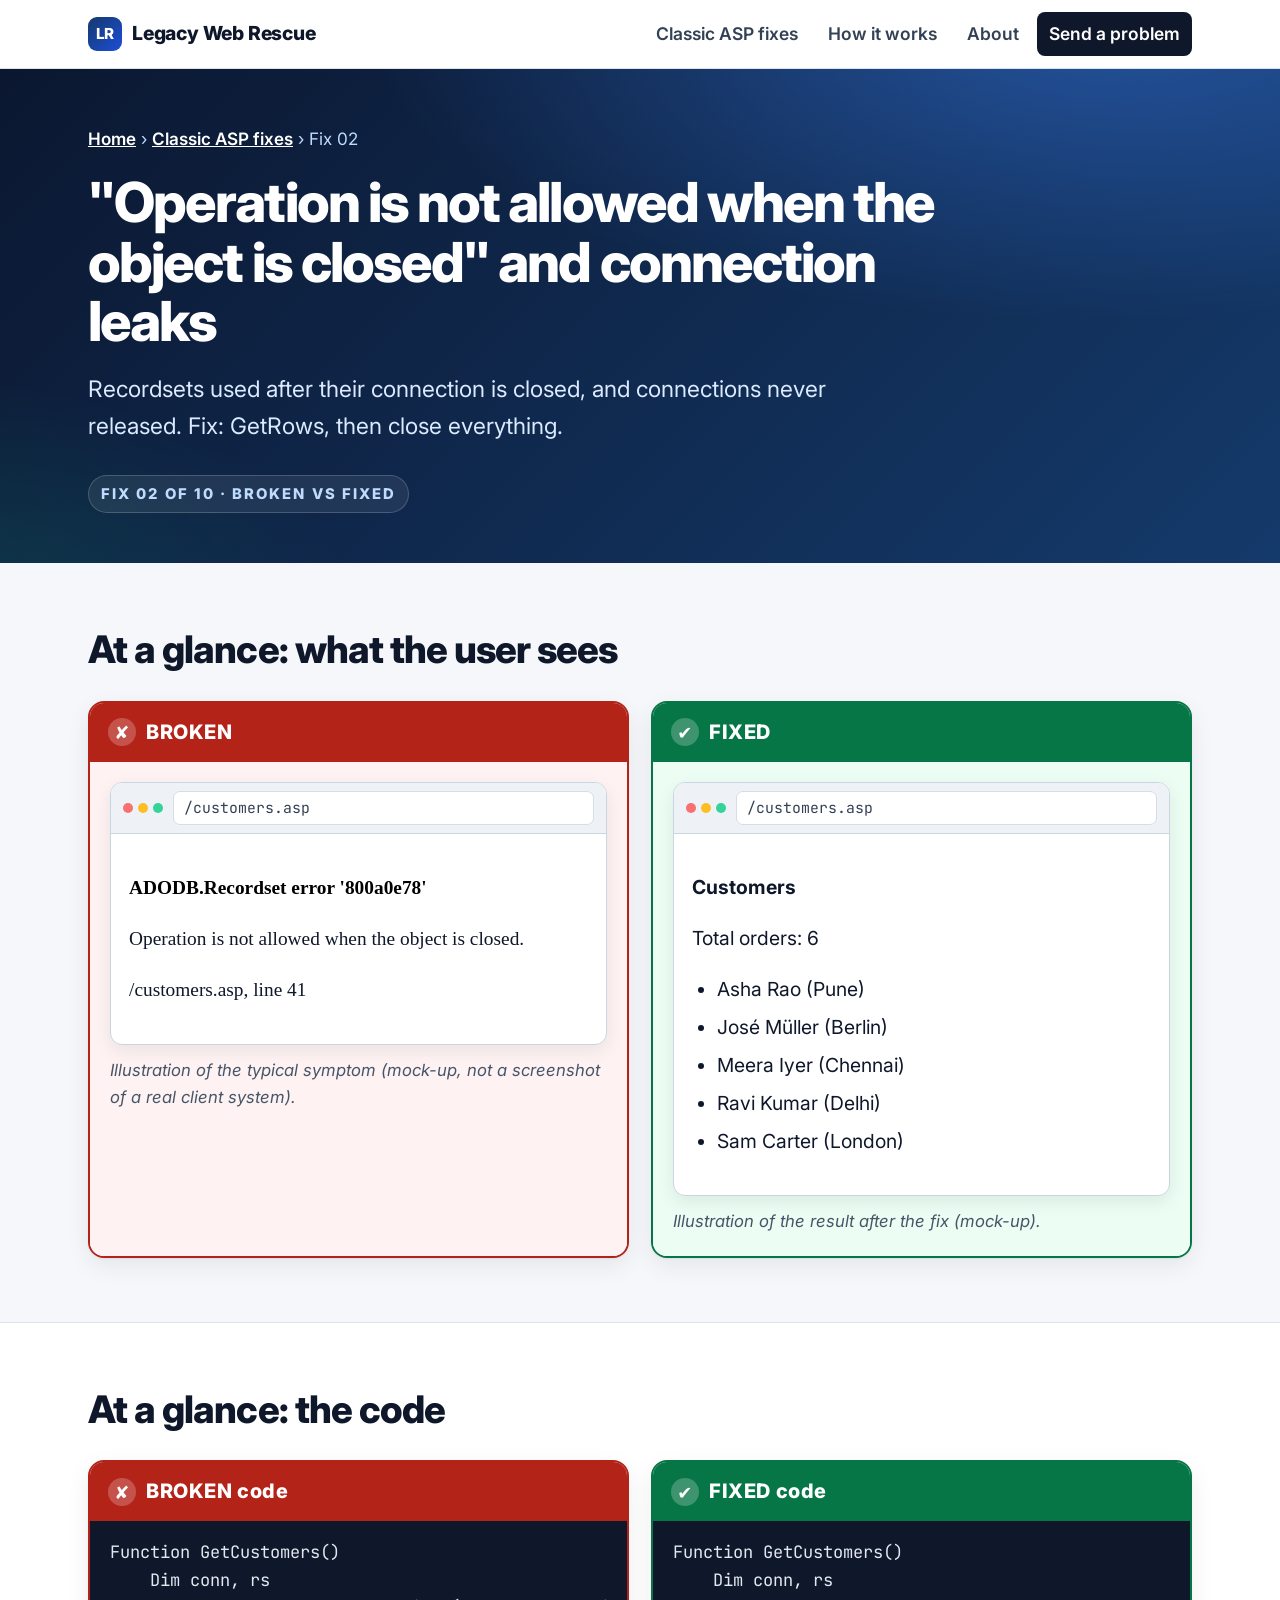
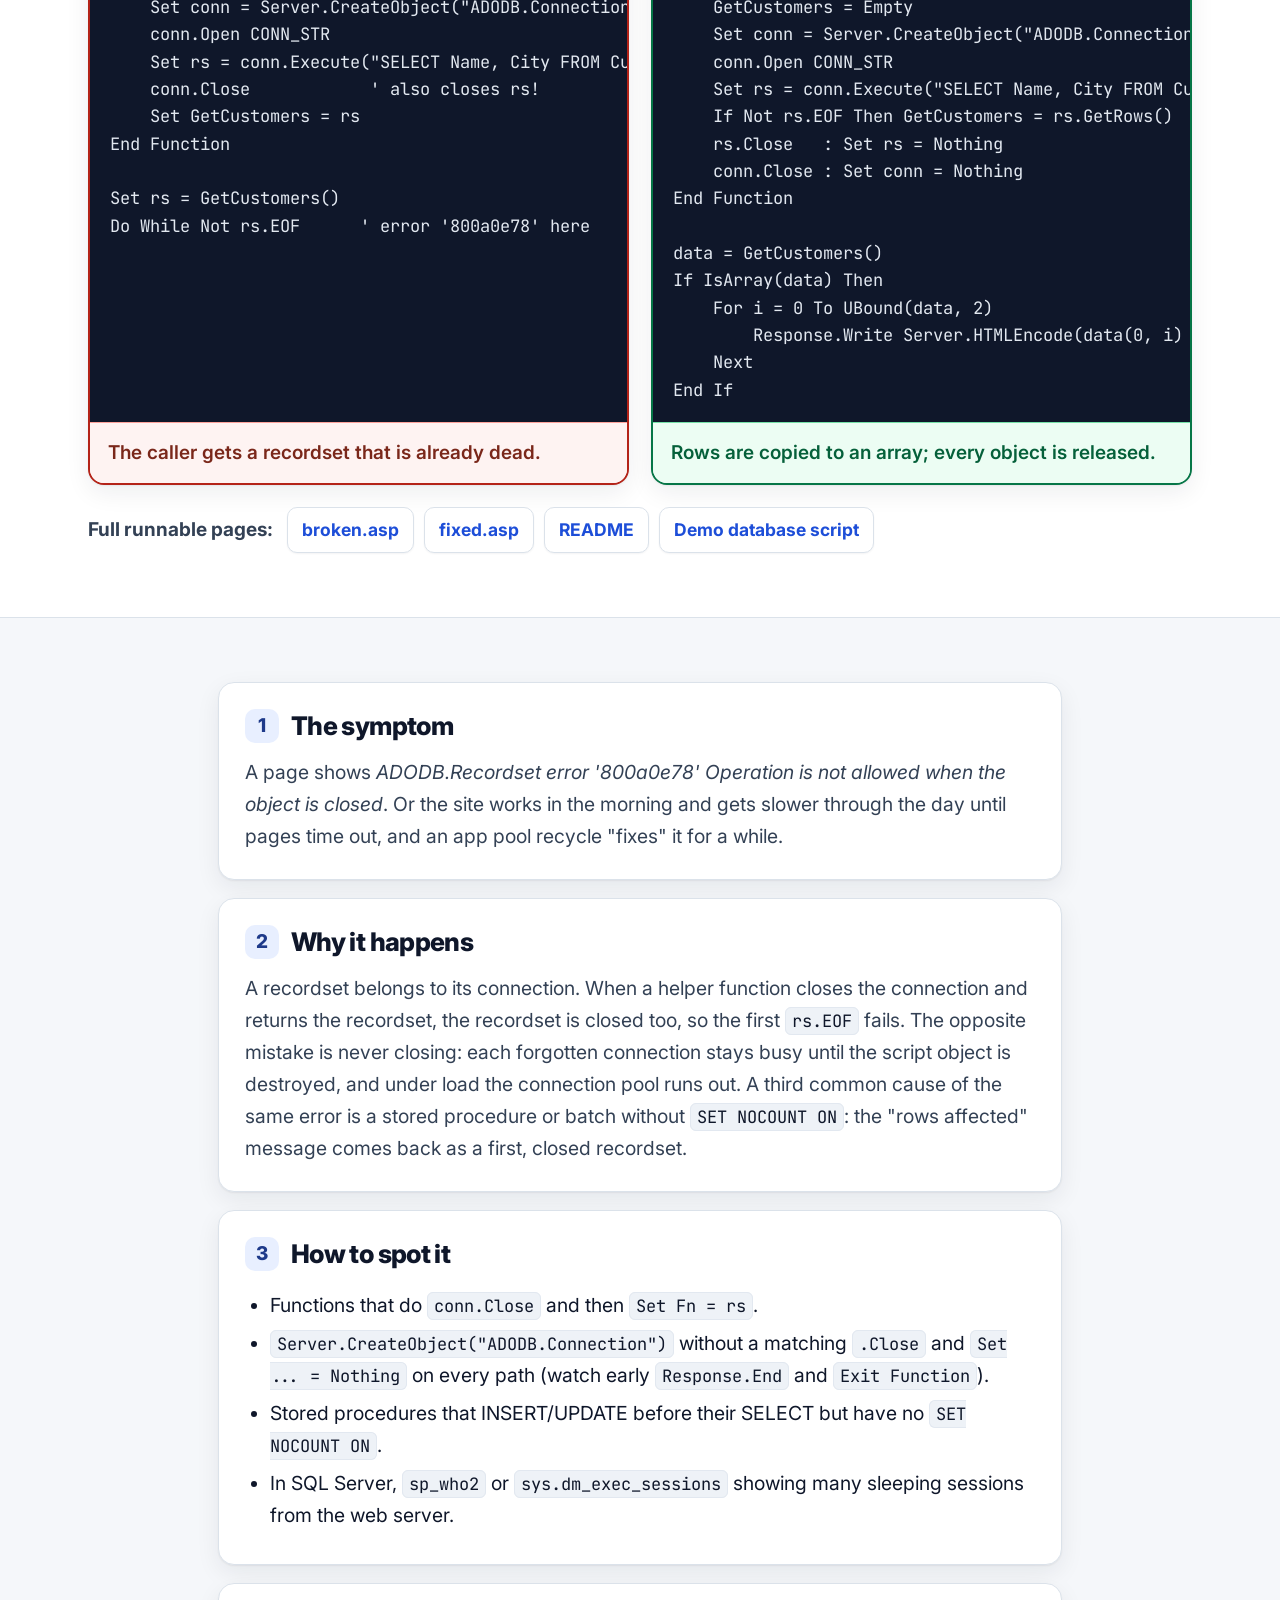
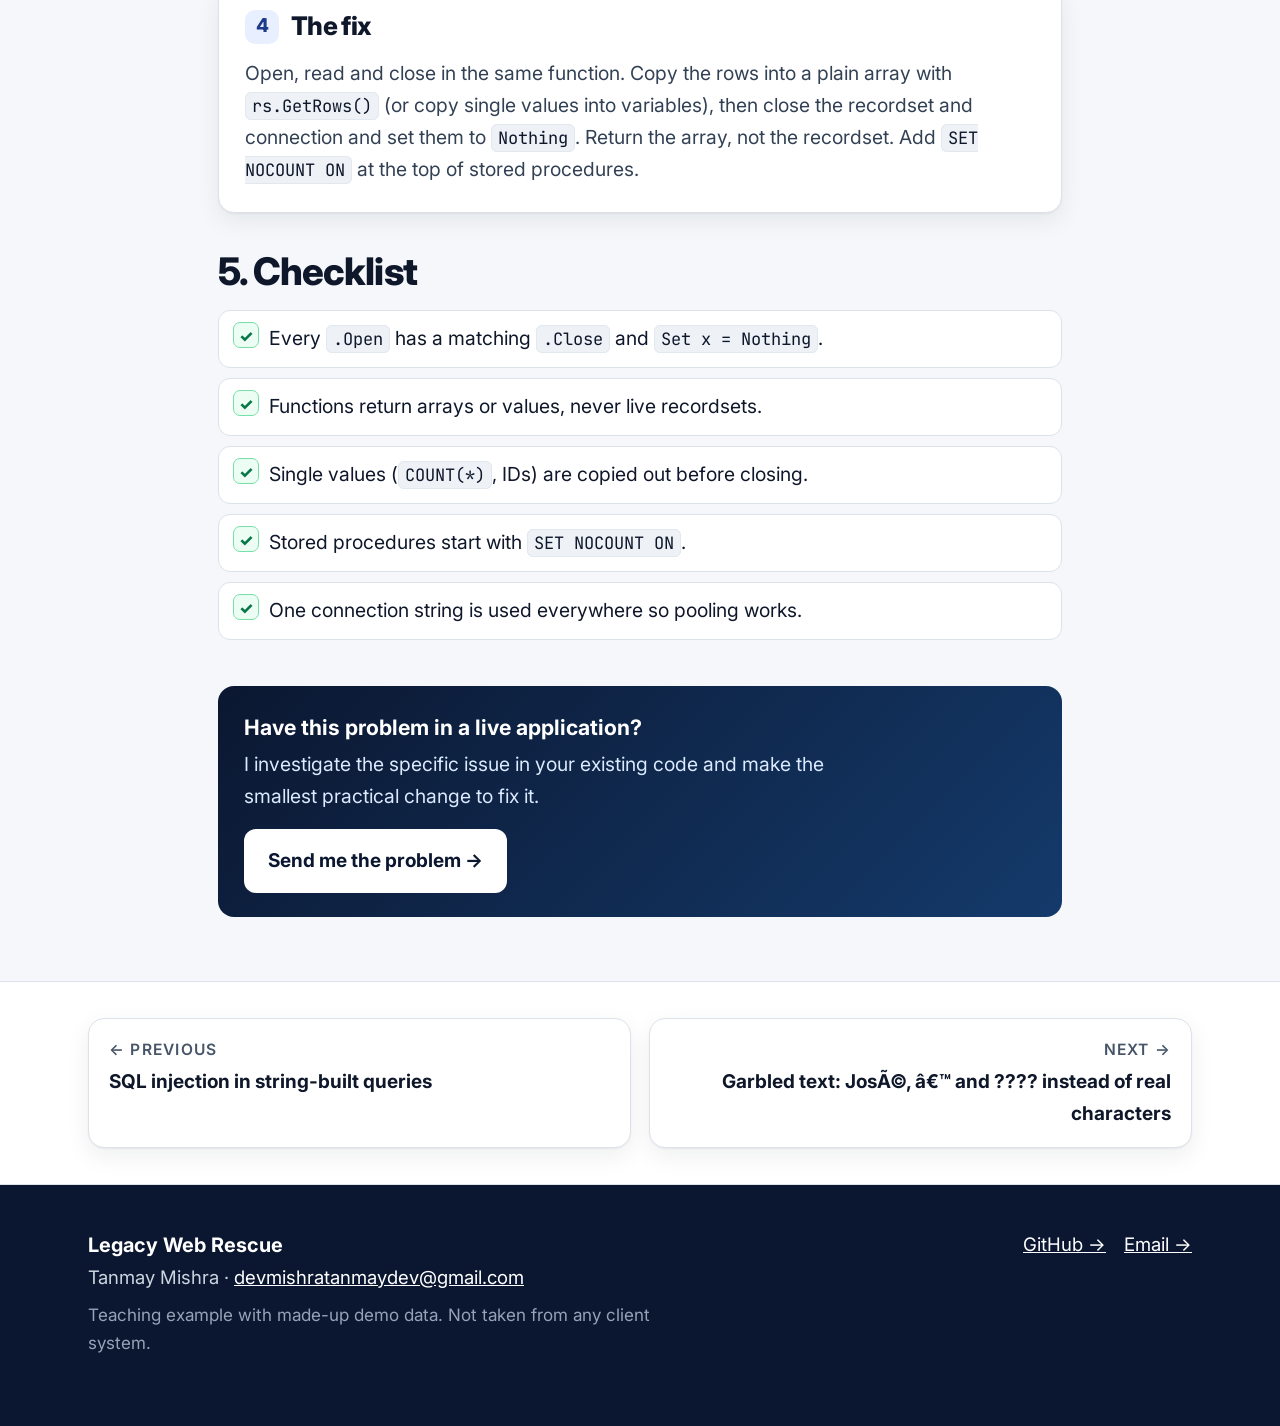
<file: examples/02-closed-recordset-leaks/index.html>
<!doctype html>
<html lang="en">
<head>
<meta charset="utf-8">
<meta name="viewport" content="width=device-width, initial-scale=1">
<title>Classic ASP fix 02: &quot;Operation is not allowed when the object is closed&quot; and connection leaks | Legacy Web Rescue</title>
<meta name="description" content="Recordsets used after their connection is closed, and connections never released. Fix: GetRows, then close everything.">
<meta name="theme-color" content="#0b1730">
<link rel="preconnect" href="https://fonts.googleapis.com">
<link rel="preconnect" href="https://fonts.gstatic.com" crossorigin>
<link href="https://fonts.googleapis.com/css2?family=Inter:wght@400;600;700;800&family=JetBrains+Mono:wght@400;600&display=swap" rel="stylesheet">
<link rel="stylesheet" href="../assets/style.css">
</head>
<body>
<a class="skip" href="#main">Skip to content</a>
<nav class="nav" aria-label="Main"><div class="wrap">
  <a class="brand" href="../../"><span class="logo" aria-hidden="true">LR</span>Legacy Web Rescue</a>
  <ul>
    <li><a href="../../#fixes">Classic ASP fixes</a></li>
    <li><a href="../../#how">How it works</a></li>
    <li><a href="../../#about">About</a></li>
    <li><a class="btn-nav" href="mailto:devmishratanmaydev@gmail.com?subject=Legacy%20Web%20Problem">Send a problem</a></li>
  </ul>
</div></nav>

<header class="hero small"><div class="wrap">
  <p class="crumbs"><a href="../../">Home</a> &rsaquo; <a href="../">Classic ASP fixes</a> &rsaquo; Fix 02</p>
  <h1>"Operation is not allowed when the object is closed" and connection leaks</h1>
  <p class="lead">Recordsets used after their connection is closed, and connections never released. Fix: GetRows, then close everything.</p>
  <div class="actions"><span class="eyebrow">Fix 02 of 10 &middot; Broken vs fixed</span></div>
</div></header>

<main id="main">
<section><div class="wrap">
  <div class="section-head"><h2>At a glance: what the user sees</h2></div>
  <div class="vs">
    <div class="panel bad"><div class="label"><span class="badge" aria-hidden="true">&#10008;</span>BROKEN</div>
      <div class="screen"><div class="browser"><div class="bar"><span class="dots" aria-hidden="true"><i></i><i></i><i></i></span><span class="addr">/customers.asp</span></div><div class="view"><div class="errbox"><p class="t">ADODB.Recordset error '800a0e78'</p>
<p>Operation is not allowed when the object is closed.</p>
<p>/customers.asp, line 41</p></div></div></div>
      <p class="caption">Illustration of the typical symptom (mock-up, not a screenshot of a real client system).</p></div>
    </div>
    <div class="panel good"><div class="label"><span class="badge" aria-hidden="true">&#10004;</span>FIXED</div>
      <div class="screen"><div class="browser"><div class="bar"><span class="dots" aria-hidden="true"><i></i><i></i><i></i></span><span class="addr">/customers.asp</span></div><div class="view"><p><strong>Customers</strong></p><p>Total orders: 6</p>
<ul><li>Asha Rao (Pune)</li><li>José Müller (Berlin)</li><li>Meera Iyer (Chennai)</li><li>Ravi Kumar (Delhi)</li><li>Sam Carter (London)</li></ul></div></div>
      <p class="caption">Illustration of the result after the fix (mock-up).</p></div>
    </div>
  </div>
</div></section>

<section class="alt"><div class="wrap">
  <div class="section-head"><h2>At a glance: the code</h2></div>
  <div class="vs">
    <div class="panel bad"><div class="label"><span class="badge" aria-hidden="true">&#10008;</span>BROKEN code</div><pre tabindex="0" aria-label="Broken code"><code>Function GetCustomers()
    Dim conn, rs
    Set conn = Server.CreateObject(&quot;ADODB.Connection&quot;)
    conn.Open CONN_STR
    Set rs = conn.Execute(&quot;SELECT Name, City FROM Customers&quot;)
    conn.Close            &#x27; also closes rs!
    Set GetCustomers = rs
End Function

Set rs = GetCustomers()
Do While Not rs.EOF      &#x27; error &#x27;800a0e78&#x27; here</code></pre><div class="note">The caller gets a recordset that is already dead.</div></div>
    <div class="panel good"><div class="label"><span class="badge" aria-hidden="true">&#10004;</span>FIXED code</div><pre tabindex="0" aria-label="Fixed code"><code>Function GetCustomers()
    Dim conn, rs
    GetCustomers = Empty
    Set conn = Server.CreateObject(&quot;ADODB.Connection&quot;)
    conn.Open CONN_STR
    Set rs = conn.Execute(&quot;SELECT Name, City FROM Customers&quot;)
    If Not rs.EOF Then GetCustomers = rs.GetRows()
    rs.Close   : Set rs = Nothing
    conn.Close : Set conn = Nothing
End Function

data = GetCustomers()
If IsArray(data) Then
    For i = 0 To UBound(data, 2)
        Response.Write Server.HTMLEncode(data(0, i) &amp; &quot;&quot;)
    Next
End If</code></pre><div class="note">Rows are copied to an array; every object is released.</div></div>
  </div>
  <div class="files"><span>Full runnable pages:</span><a href="https://github.com/TanmayMishra22/Legacy-ASP-Rescue/blob/main/examples/02-closed-recordset-leaks/broken.asp">broken.asp</a><a href="https://github.com/TanmayMishra22/Legacy-ASP-Rescue/blob/main/examples/02-closed-recordset-leaks/fixed.asp">fixed.asp</a><a href="https://github.com/TanmayMishra22/Legacy-ASP-Rescue/blob/main/examples/02-closed-recordset-leaks/README.md">README</a><a href="https://github.com/TanmayMishra22/Legacy-ASP-Rescue/blob/main/examples/assets/demo-db.sql">Demo database script</a></div>
</div></section>

<section><div class="wrap narrow explain">
  <div class="card"><h2><span class="n">1</span>The symptom</h2><p>A page shows <em>ADODB.Recordset error '800a0e78' Operation is not allowed when the object is closed</em>. Or the site works in the morning and gets slower through the day until pages time out, and an app pool recycle "fixes" it for a while.</p></div>
  <div class="card"><h2><span class="n">2</span>Why it happens</h2><p>A recordset belongs to its connection. When a helper function closes the connection and returns the recordset, the recordset is closed too, so the first <code>rs.EOF</code> fails. The opposite mistake is never closing: each forgotten connection stays busy until the script object is destroyed, and under load the connection pool runs out. A third common cause of the same error is a stored procedure or batch without <code>SET NOCOUNT ON</code>: the "rows affected" message comes back as a first, closed recordset.</p></div>
  <div class="card"><h2><span class="n">3</span>How to spot it</h2><ul><li>Functions that do <code>conn.Close</code> and then <code>Set Fn = rs</code>.</li><li><code>Server.CreateObject("ADODB.Connection")</code> without a matching <code>.Close</code> and <code>Set ... = Nothing</code> on every path (watch early <code>Response.End</code> and <code>Exit Function</code>).</li><li>Stored procedures that INSERT/UPDATE before their SELECT but have no <code>SET NOCOUNT ON</code>.</li><li>In SQL Server, <code>sp_who2</code> or <code>sys.dm_exec_sessions</code> showing many sleeping sessions from the web server.</li></ul></div>
  <div class="card"><h2><span class="n">4</span>The fix</h2><p>Open, read and close in the same function. Copy the rows into a plain array with <code>rs.GetRows()</code> (or copy single values into variables), then close the recordset and connection and set them to <code>Nothing</code>. Return the array, not the recordset. Add <code>SET NOCOUNT ON</code> at the top of stored procedures.</p></div>
  <div><h2 style="margin:18px 0 16px">5. Checklist</h2><ul class="check"><li>Every <code>.Open</code> has a matching <code>.Close</code> and <code>Set x = Nothing</code>.</li><li>Functions return arrays or values, never live recordsets.</li><li>Single values (<code>COUNT(*)</code>, IDs) are copied out before closing.</li><li>Stored procedures start with <code>SET NOCOUNT ON</code>.</li><li>One connection string is used everywhere so pooling works.</li></ul></div>
  <div class="callout"><p><strong>Have this problem in a live application?</strong>I investigate the specific issue in your existing code and make the smallest practical change to fix it.</p>
    <a class="btn btn-primary" href="mailto:devmishratanmaydev@gmail.com?subject=Classic%20ASP%20problem%3A%2002-closed-recordset-leaks">Send me the problem &rarr;</a></div>
</div></section>

<section class="alt" style="padding:36px 0"><div class="wrap"><div class="pager"><a class="prev" href="../01-sql-injection/"><small>&larr; Previous</small>SQL injection in string-built queries</a><a class="next" href="../03-unicode-utf8/"><small>Next &rarr;</small>Garbled text: JosÃ©, â€™ and ???? instead of real characters</a></div></div></section>
</main>
<footer><div class="wrap">
  <div><strong>Legacy Web Rescue</strong><br>Tanmay Mishra &middot; <a href="mailto:devmishratanmaydev@gmail.com">devmishratanmaydev@gmail.com</a>
  <p class="small">Teaching example with made-up demo data. Not taken from any client system.</p></div>
  <div class="links"><a href="https://github.com/TanmayMishra22" target="_blank" rel="noopener">GitHub &rarr;</a><a href="mailto:devmishratanmaydev@gmail.com?subject=Legacy%20Web%20Problem">Email &rarr;</a></div>
</div></footer>
</body>
</html>
</file>
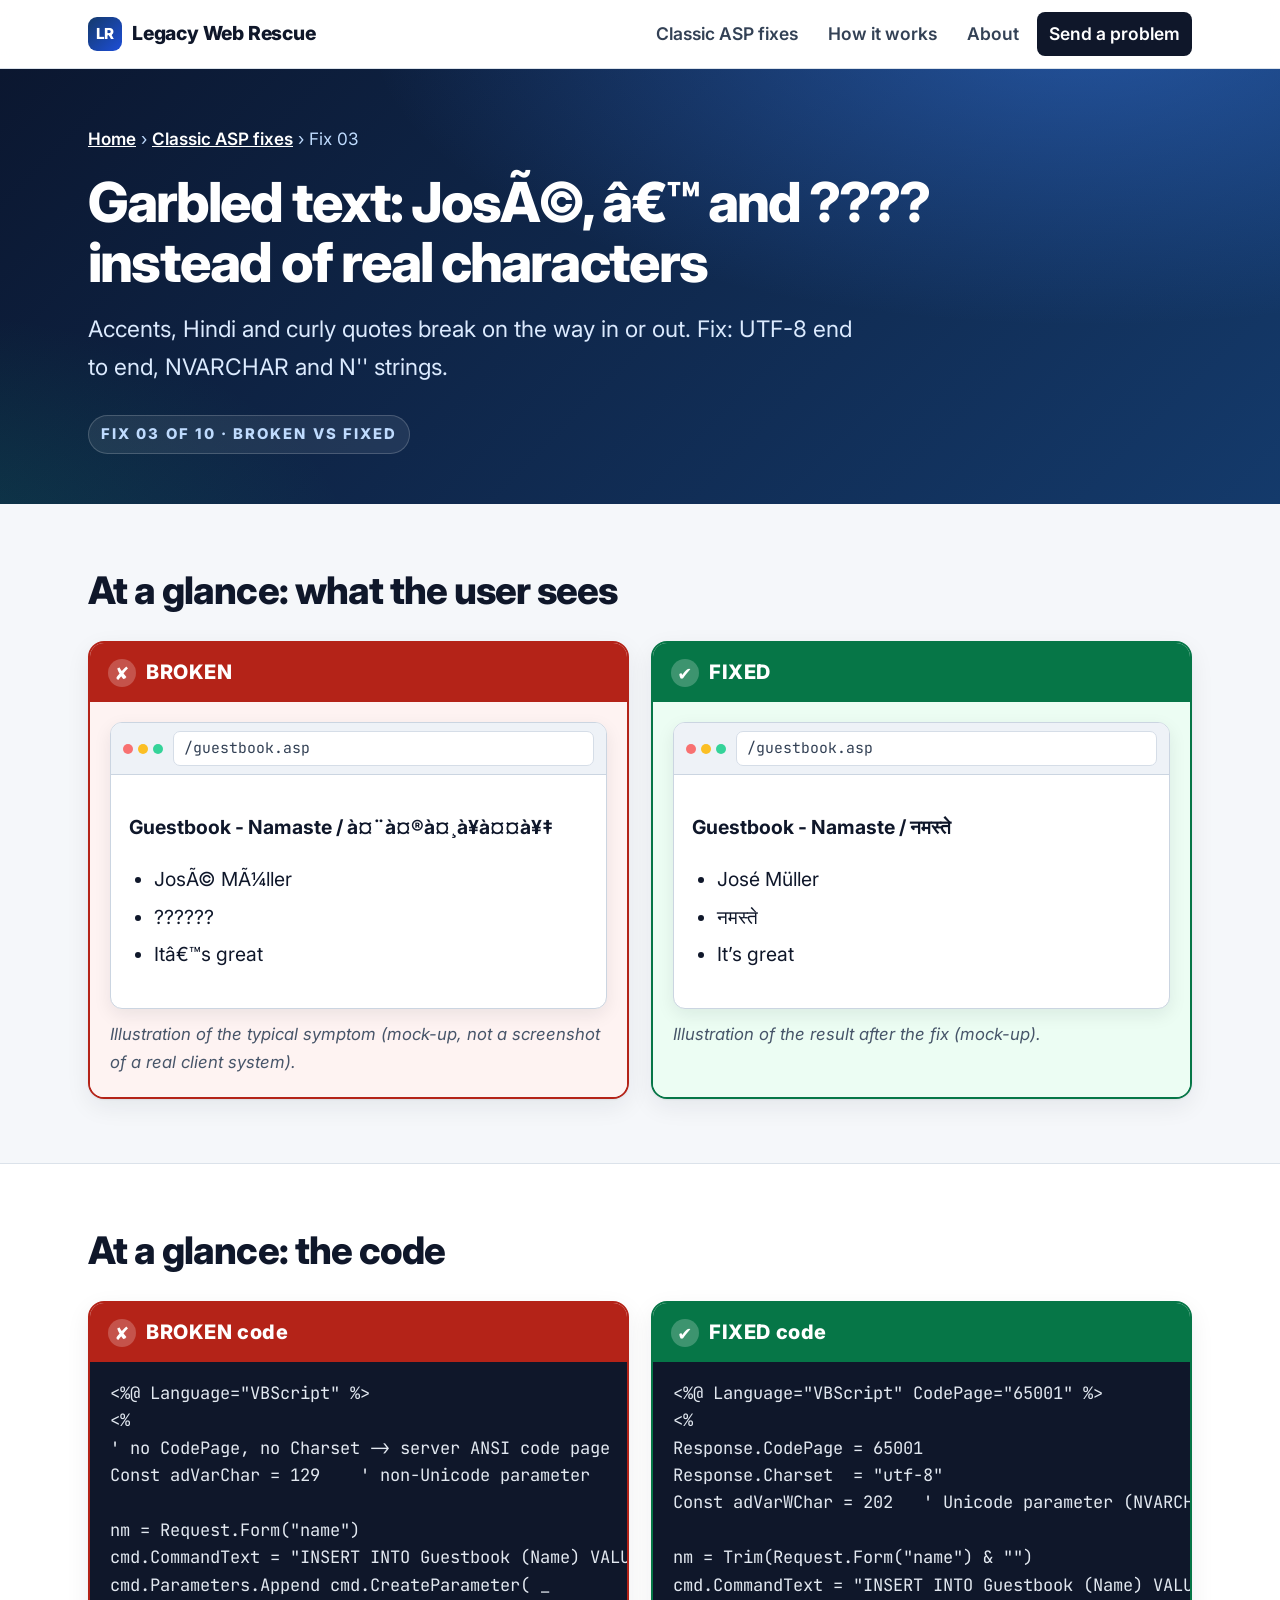
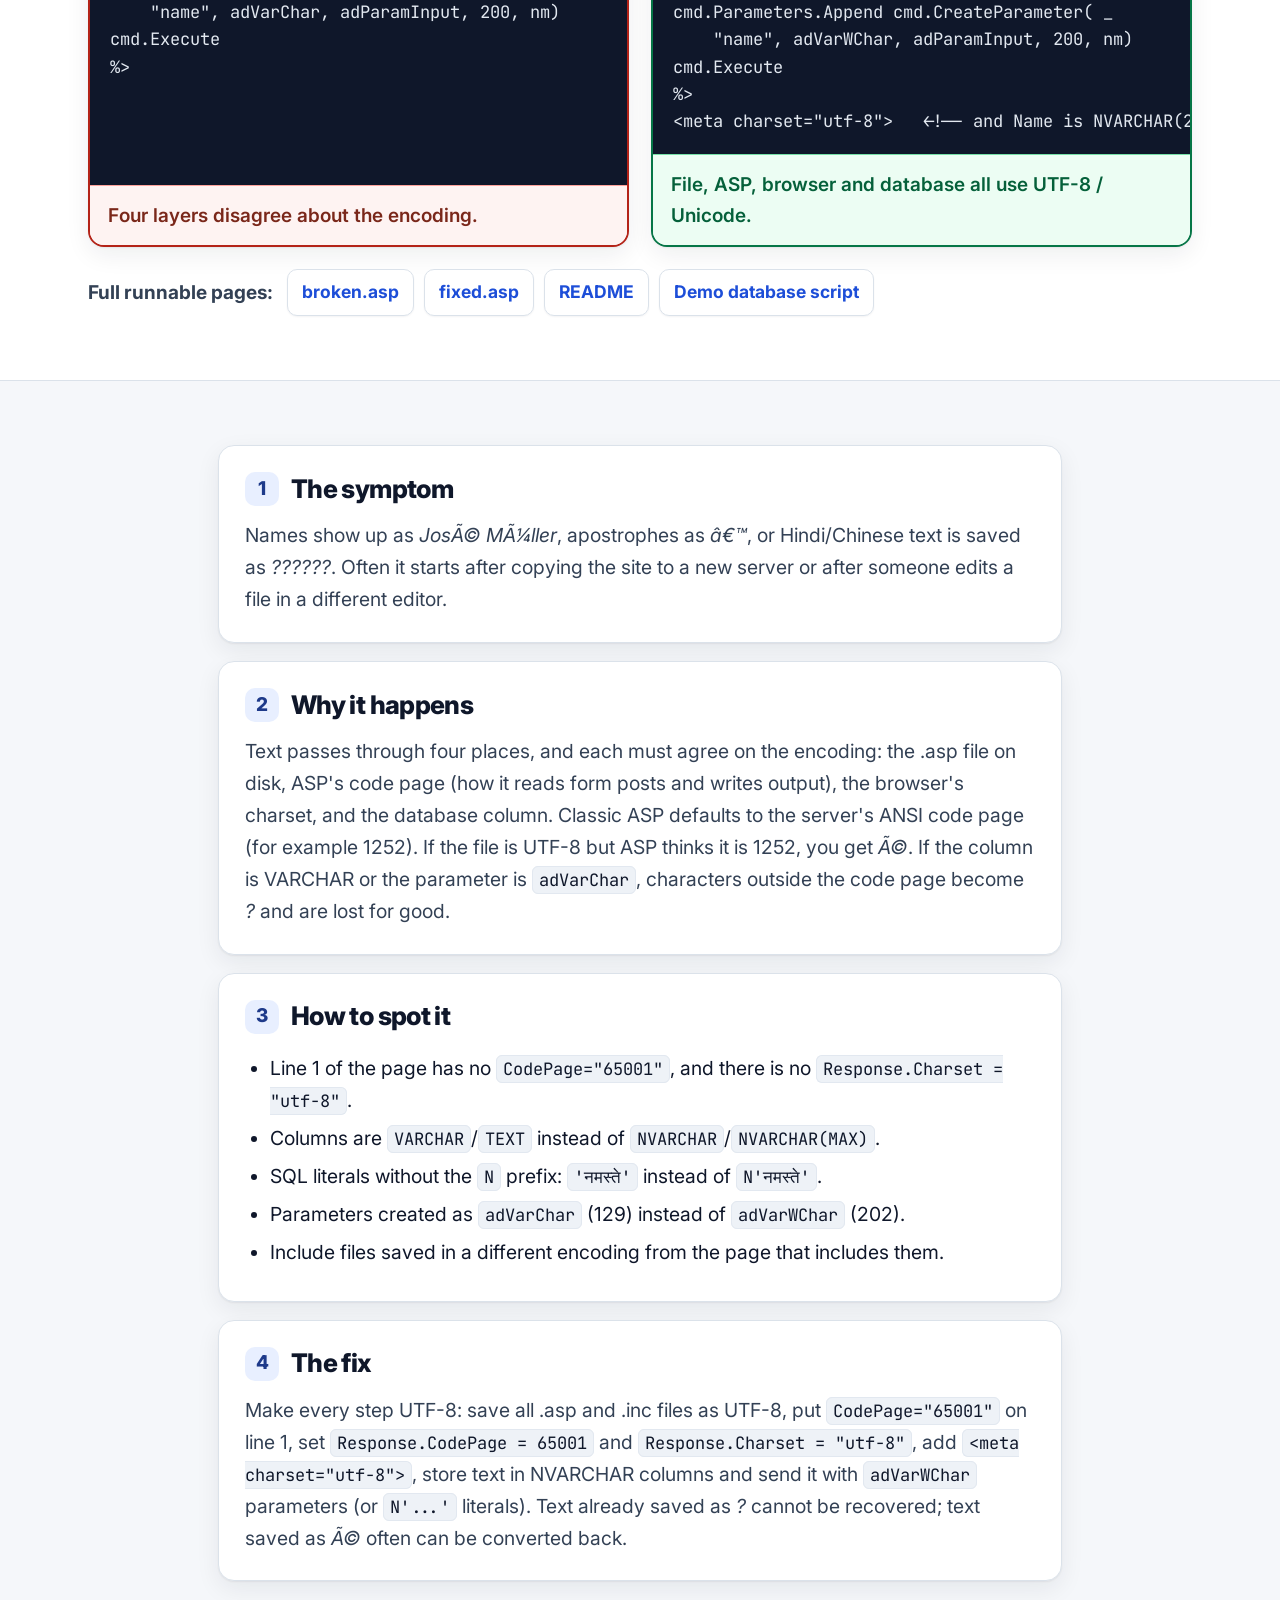
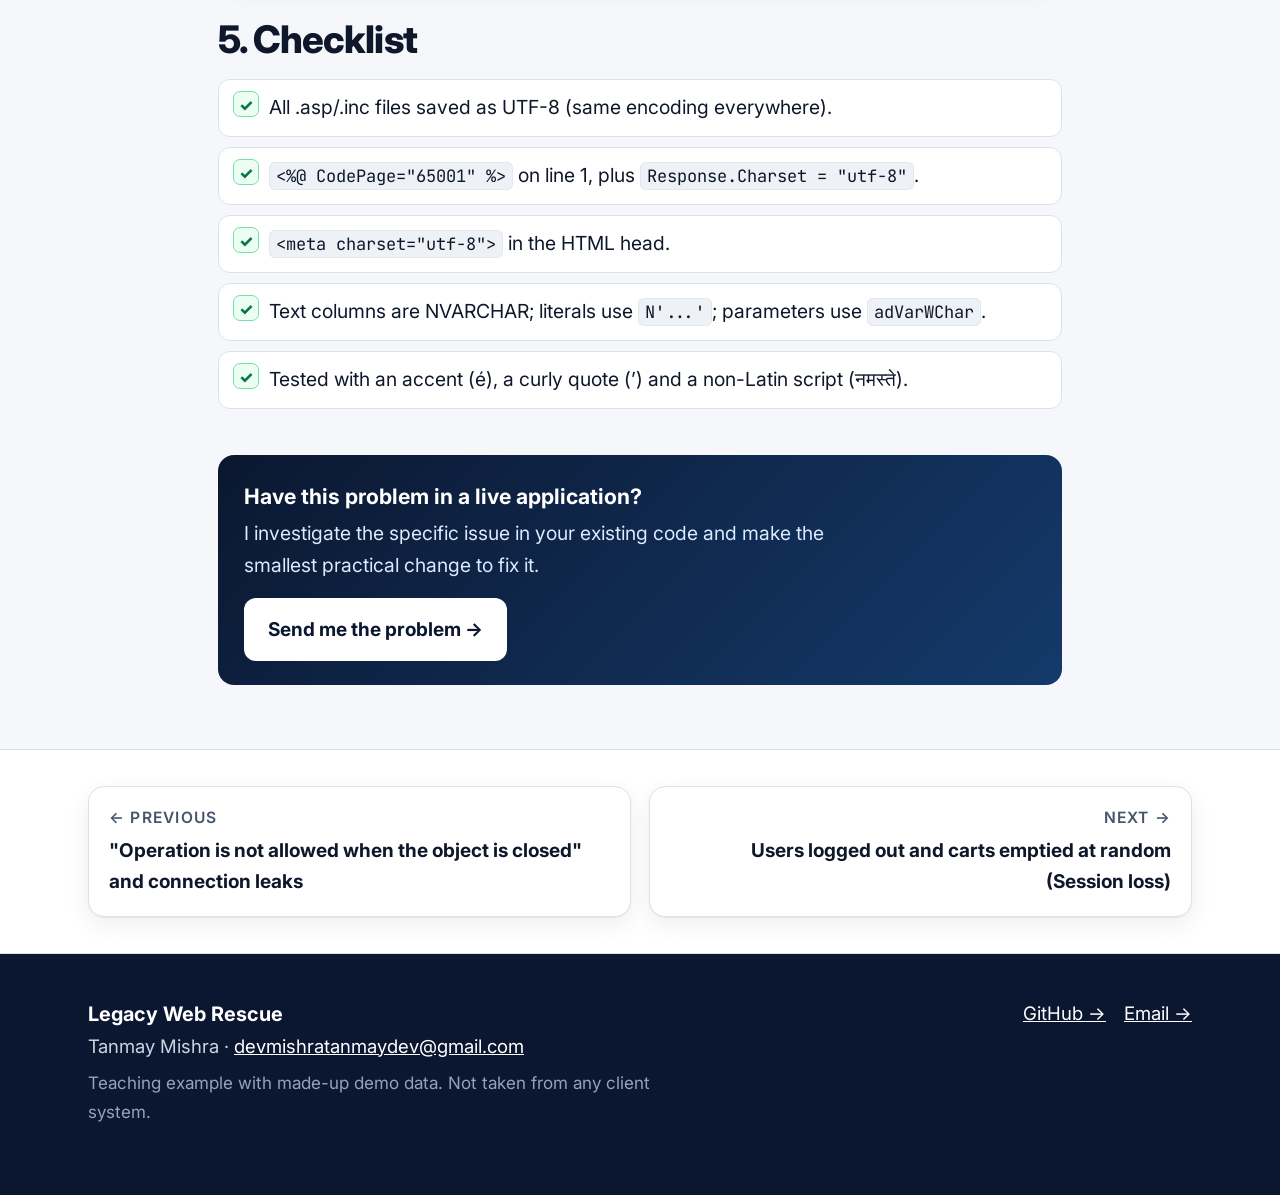
<file: examples/03-unicode-utf8/index.html>
<!doctype html>
<html lang="en">
<head>
<meta charset="utf-8">
<meta name="viewport" content="width=device-width, initial-scale=1">
<title>Classic ASP fix 03: Garbled text: JosÃ©, â€™ and ???? instead of real characters | Legacy Web Rescue</title>
<meta name="description" content="Accents, Hindi and curly quotes break on the way in or out. Fix: UTF-8 end to end, NVARCHAR and N&#x27;&#x27; strings.">
<meta name="theme-color" content="#0b1730">
<link rel="preconnect" href="https://fonts.googleapis.com">
<link rel="preconnect" href="https://fonts.gstatic.com" crossorigin>
<link href="https://fonts.googleapis.com/css2?family=Inter:wght@400;600;700;800&family=JetBrains+Mono:wght@400;600&display=swap" rel="stylesheet">
<link rel="stylesheet" href="../assets/style.css">
</head>
<body>
<a class="skip" href="#main">Skip to content</a>
<nav class="nav" aria-label="Main"><div class="wrap">
  <a class="brand" href="../../"><span class="logo" aria-hidden="true">LR</span>Legacy Web Rescue</a>
  <ul>
    <li><a href="../../#fixes">Classic ASP fixes</a></li>
    <li><a href="../../#how">How it works</a></li>
    <li><a href="../../#about">About</a></li>
    <li><a class="btn-nav" href="mailto:devmishratanmaydev@gmail.com?subject=Legacy%20Web%20Problem">Send a problem</a></li>
  </ul>
</div></nav>

<header class="hero small"><div class="wrap">
  <p class="crumbs"><a href="../../">Home</a> &rsaquo; <a href="../">Classic ASP fixes</a> &rsaquo; Fix 03</p>
  <h1>Garbled text: JosÃ©, â€™ and ???? instead of real characters</h1>
  <p class="lead">Accents, Hindi and curly quotes break on the way in or out. Fix: UTF-8 end to end, NVARCHAR and N'' strings.</p>
  <div class="actions"><span class="eyebrow">Fix 03 of 10 &middot; Broken vs fixed</span></div>
</div></header>

<main id="main">
<section><div class="wrap">
  <div class="section-head"><h2>At a glance: what the user sees</h2></div>
  <div class="vs">
    <div class="panel bad"><div class="label"><span class="badge" aria-hidden="true">&#10008;</span>BROKEN</div>
      <div class="screen"><div class="browser"><div class="bar"><span class="dots" aria-hidden="true"><i></i><i></i><i></i></span><span class="addr">/guestbook.asp</span></div><div class="view"><p><strong>Guestbook - Namaste / à¤¨à¤®à¤¸à¥à¤¤à¥‡</strong></p>
<ul><li>JosÃ© MÃ¼ller</li><li>??????</li><li>Itâ€™s great</li></ul></div></div>
      <p class="caption">Illustration of the typical symptom (mock-up, not a screenshot of a real client system).</p></div>
    </div>
    <div class="panel good"><div class="label"><span class="badge" aria-hidden="true">&#10004;</span>FIXED</div>
      <div class="screen"><div class="browser"><div class="bar"><span class="dots" aria-hidden="true"><i></i><i></i><i></i></span><span class="addr">/guestbook.asp</span></div><div class="view"><p><strong>Guestbook - Namaste / नमस्ते</strong></p>
<ul><li>José Müller</li><li>नमस्ते</li><li>It’s great</li></ul></div></div>
      <p class="caption">Illustration of the result after the fix (mock-up).</p></div>
    </div>
  </div>
</div></section>

<section class="alt"><div class="wrap">
  <div class="section-head"><h2>At a glance: the code</h2></div>
  <div class="vs">
    <div class="panel bad"><div class="label"><span class="badge" aria-hidden="true">&#10008;</span>BROKEN code</div><pre tabindex="0" aria-label="Broken code"><code>&lt;%@ Language=&quot;VBScript&quot; %&gt;
&lt;%
&#x27; no CodePage, no Charset -&gt; server ANSI code page
Const adVarChar = 129    &#x27; non-Unicode parameter

nm = Request.Form(&quot;name&quot;)
cmd.CommandText = &quot;INSERT INTO Guestbook (Name) VALUES (?)&quot;
cmd.Parameters.Append cmd.CreateParameter( _
    &quot;name&quot;, adVarChar, adParamInput, 200, nm)
cmd.Execute
%&gt;</code></pre><div class="note">Four layers disagree about the encoding.</div></div>
    <div class="panel good"><div class="label"><span class="badge" aria-hidden="true">&#10004;</span>FIXED code</div><pre tabindex="0" aria-label="Fixed code"><code>&lt;%@ Language=&quot;VBScript&quot; CodePage=&quot;65001&quot; %&gt;
&lt;%
Response.CodePage = 65001
Response.Charset  = &quot;utf-8&quot;
Const adVarWChar = 202   &#x27; Unicode parameter (NVARCHAR)

nm = Trim(Request.Form(&quot;name&quot;) &amp; &quot;&quot;)
cmd.CommandText = &quot;INSERT INTO Guestbook (Name) VALUES (?)&quot;
cmd.Parameters.Append cmd.CreateParameter( _
    &quot;name&quot;, adVarWChar, adParamInput, 200, nm)
cmd.Execute
%&gt;
&lt;meta charset=&quot;utf-8&quot;&gt;   &lt;!-- and Name is NVARCHAR(200) --&gt;</code></pre><div class="note">File, ASP, browser and database all use UTF-8 / Unicode.</div></div>
  </div>
  <div class="files"><span>Full runnable pages:</span><a href="https://github.com/TanmayMishra22/Legacy-ASP-Rescue/blob/main/examples/03-unicode-utf8/broken.asp">broken.asp</a><a href="https://github.com/TanmayMishra22/Legacy-ASP-Rescue/blob/main/examples/03-unicode-utf8/fixed.asp">fixed.asp</a><a href="https://github.com/TanmayMishra22/Legacy-ASP-Rescue/blob/main/examples/03-unicode-utf8/README.md">README</a><a href="https://github.com/TanmayMishra22/Legacy-ASP-Rescue/blob/main/examples/assets/demo-db.sql">Demo database script</a></div>
</div></section>

<section><div class="wrap narrow explain">
  <div class="card"><h2><span class="n">1</span>The symptom</h2><p>Names show up as <em>JosÃ© MÃ¼ller</em>, apostrophes as <em>â€™</em>, or Hindi/Chinese text is saved as <em>??????</em>. Often it starts after copying the site to a new server or after someone edits a file in a different editor.</p></div>
  <div class="card"><h2><span class="n">2</span>Why it happens</h2><p>Text passes through four places, and each must agree on the encoding: the .asp file on disk, ASP's code page (how it reads form posts and writes output), the browser's charset, and the database column. Classic ASP defaults to the server's ANSI code page (for example 1252). If the file is UTF-8 but ASP thinks it is 1252, you get <em>Ã©</em>. If the column is VARCHAR or the parameter is <code>adVarChar</code>, characters outside the code page become <em>?</em> and are lost for good.</p></div>
  <div class="card"><h2><span class="n">3</span>How to spot it</h2><ul><li>Line 1 of the page has no <code>CodePage="65001"</code>, and there is no <code>Response.Charset = "utf-8"</code>.</li><li>Columns are <code>VARCHAR</code>/<code>TEXT</code> instead of <code>NVARCHAR</code>/<code>NVARCHAR(MAX)</code>.</li><li>SQL literals without the <code>N</code> prefix: <code>'नमस्ते'</code> instead of <code>N'नमस्ते'</code>.</li><li>Parameters created as <code>adVarChar</code> (129) instead of <code>adVarWChar</code> (202).</li><li>Include files saved in a different encoding from the page that includes them.</li></ul></div>
  <div class="card"><h2><span class="n">4</span>The fix</h2><p>Make every step UTF-8: save all .asp and .inc files as UTF-8, put <code>CodePage="65001"</code> on line 1, set <code>Response.CodePage = 65001</code> and <code>Response.Charset = "utf-8"</code>, add <code>&lt;meta charset="utf-8"&gt;</code>, store text in NVARCHAR columns and send it with <code>adVarWChar</code> parameters (or <code>N'...'</code> literals). Text already saved as <em>?</em> cannot be recovered; text saved as <em>Ã©</em> often can be converted back.</p></div>
  <div><h2 style="margin:18px 0 16px">5. Checklist</h2><ul class="check"><li>All .asp/.inc files saved as UTF-8 (same encoding everywhere).</li><li><code>&lt;%@ CodePage="65001" %&gt;</code> on line 1, plus <code>Response.Charset = "utf-8"</code>.</li><li><code>&lt;meta charset="utf-8"&gt;</code> in the HTML head.</li><li>Text columns are NVARCHAR; literals use <code>N'...'</code>; parameters use <code>adVarWChar</code>.</li><li>Tested with an accent (é), a curly quote (’) and a non-Latin script (नमस्ते).</li></ul></div>
  <div class="callout"><p><strong>Have this problem in a live application?</strong>I investigate the specific issue in your existing code and make the smallest practical change to fix it.</p>
    <a class="btn btn-primary" href="mailto:devmishratanmaydev@gmail.com?subject=Classic%20ASP%20problem%3A%2003-unicode-utf8">Send me the problem &rarr;</a></div>
</div></section>

<section class="alt" style="padding:36px 0"><div class="wrap"><div class="pager"><a class="prev" href="../02-closed-recordset-leaks/"><small>&larr; Previous</small>&quot;Operation is not allowed when the object is closed&quot; and connection leaks</a><a class="next" href="../04-session-loss/"><small>Next &rarr;</small>Users logged out and carts emptied at random (Session loss)</a></div></div></section>
</main>
<footer><div class="wrap">
  <div><strong>Legacy Web Rescue</strong><br>Tanmay Mishra &middot; <a href="mailto:devmishratanmaydev@gmail.com">devmishratanmaydev@gmail.com</a>
  <p class="small">Teaching example with made-up demo data. Not taken from any client system.</p></div>
  <div class="links"><a href="https://github.com/TanmayMishra22" target="_blank" rel="noopener">GitHub &rarr;</a><a href="mailto:devmishratanmaydev@gmail.com?subject=Legacy%20Web%20Problem">Email &rarr;</a></div>
</div></footer>
</body>
</html>
</file>
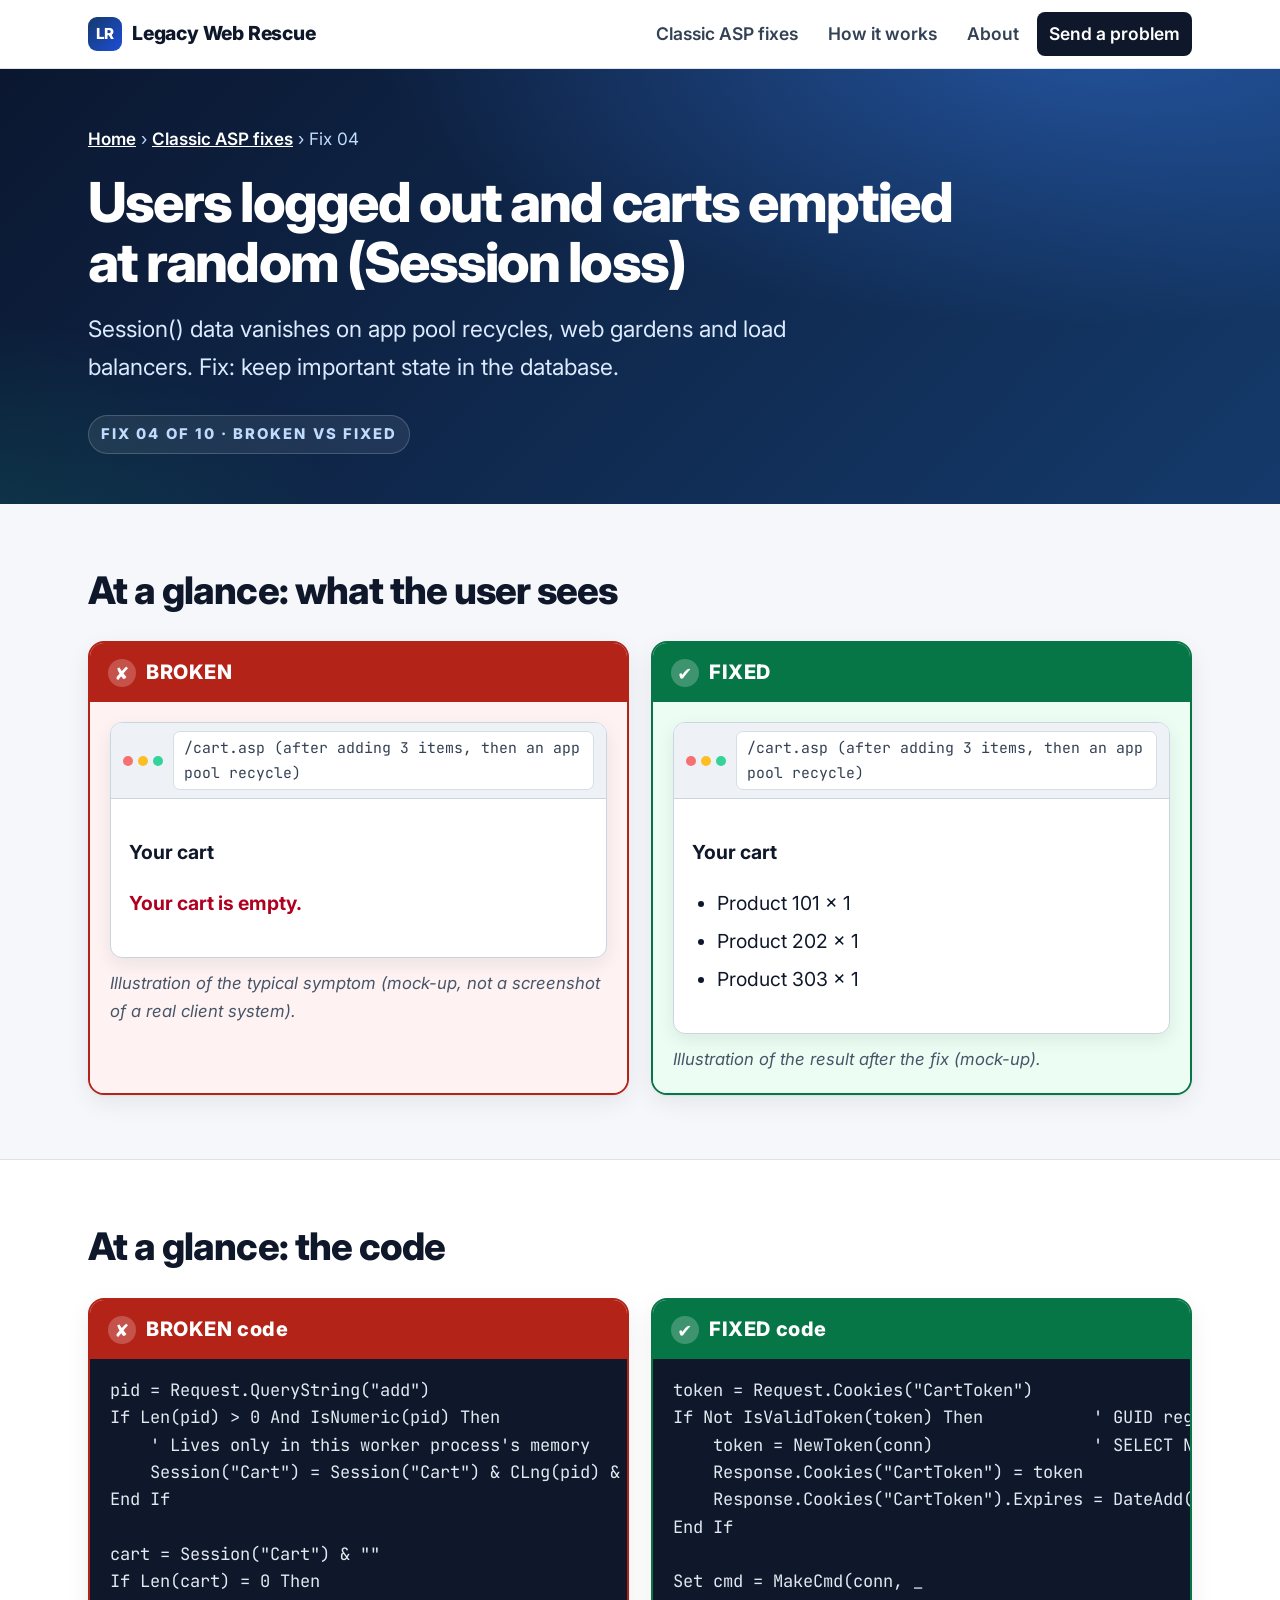
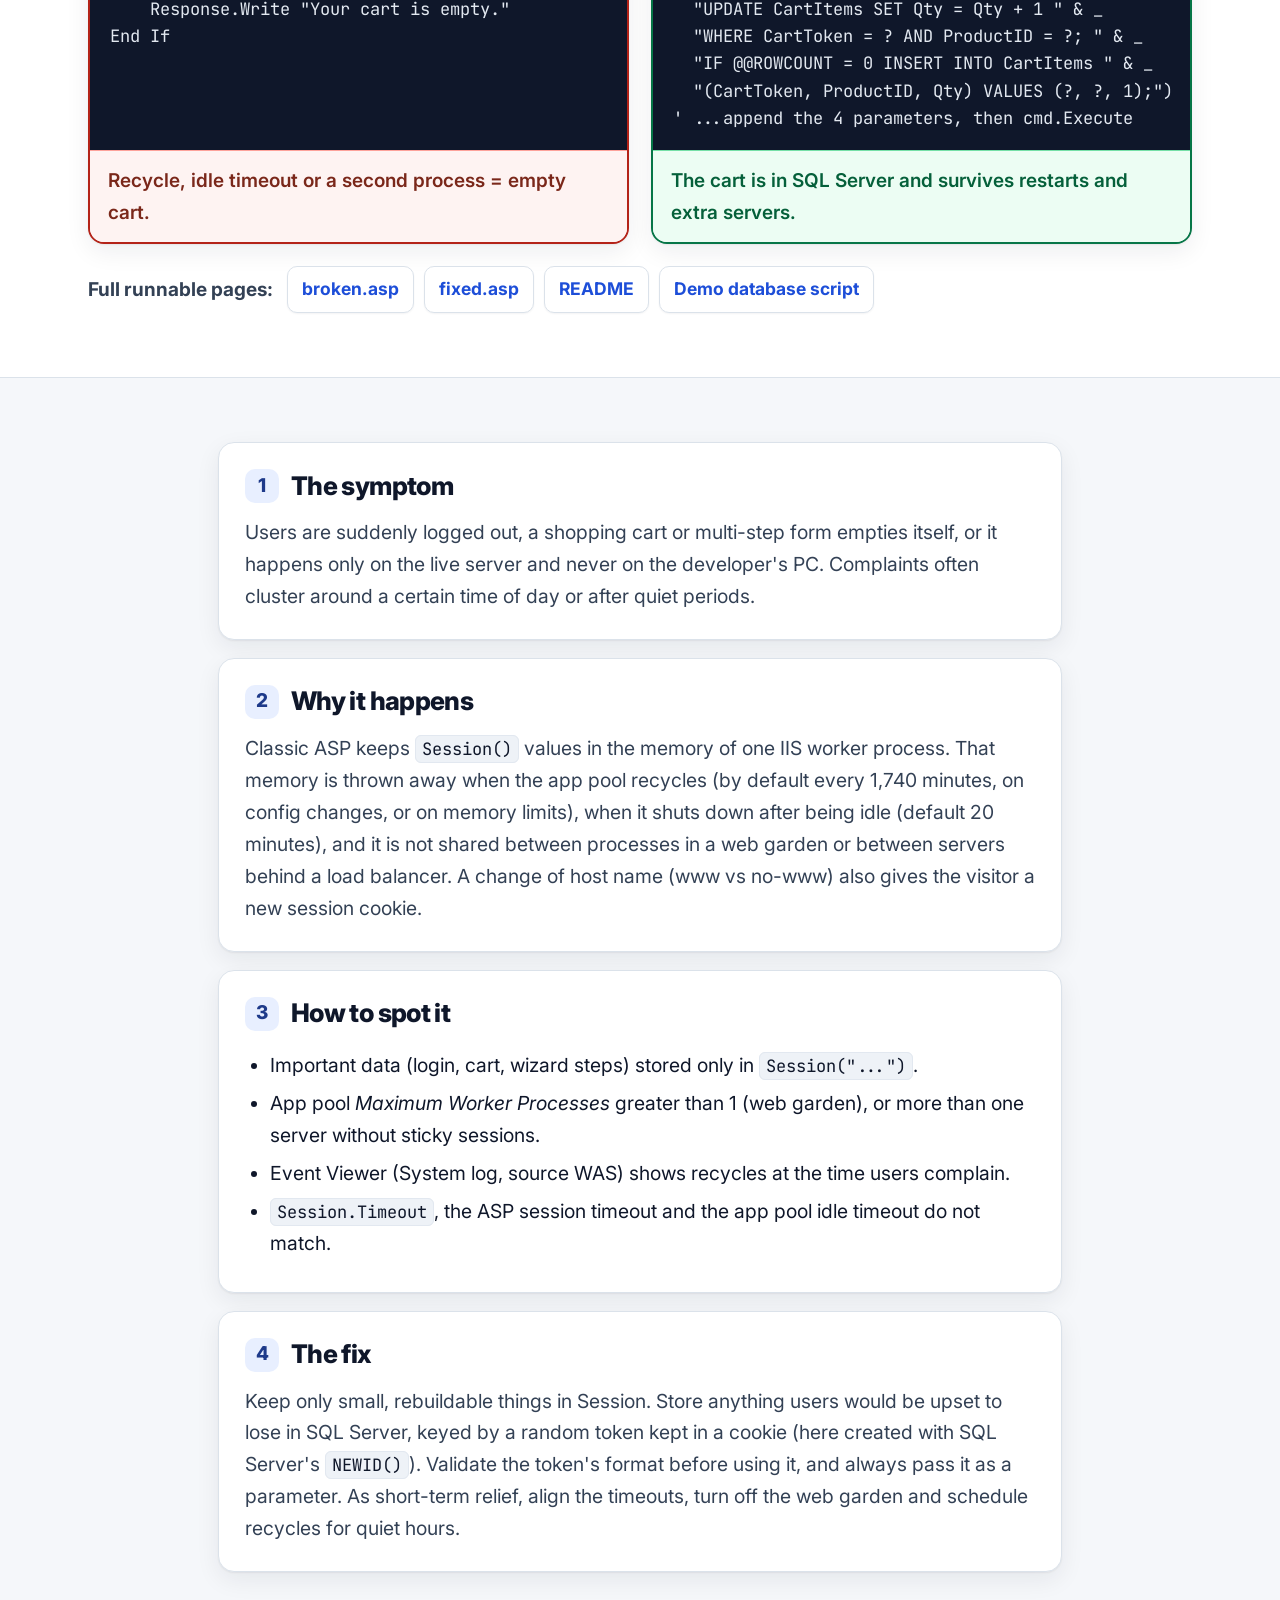
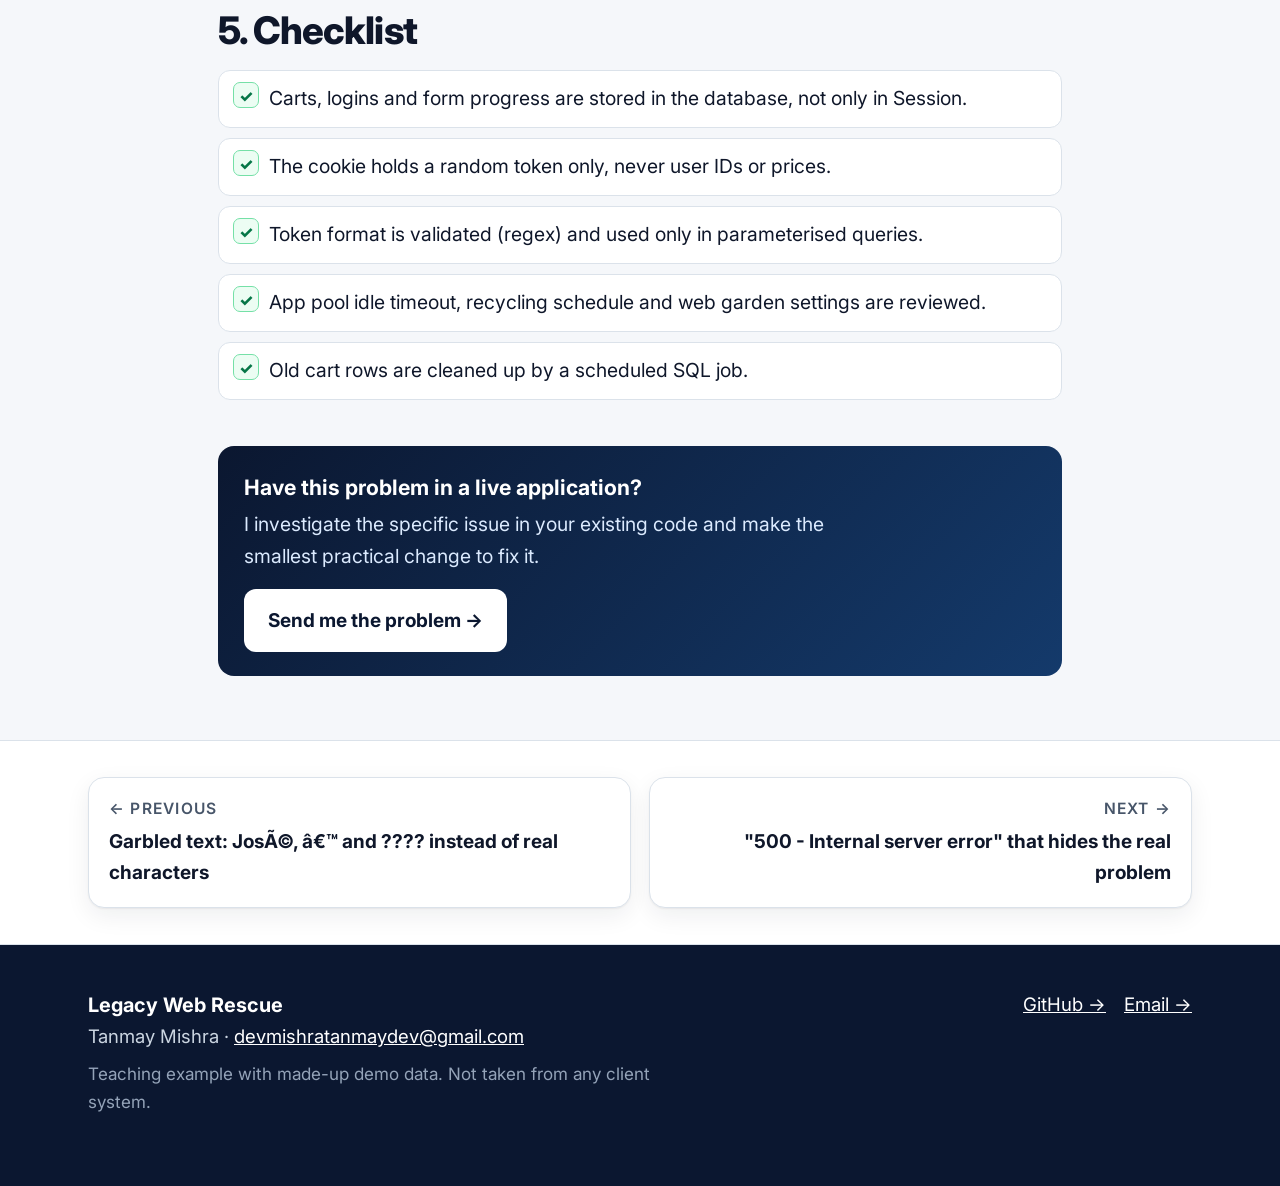
<file: examples/04-session-loss/index.html>
<!doctype html>
<html lang="en">
<head>
<meta charset="utf-8">
<meta name="viewport" content="width=device-width, initial-scale=1">
<title>Classic ASP fix 04: Users logged out and carts emptied at random (Session loss) | Legacy Web Rescue</title>
<meta name="description" content="Session() data vanishes on app pool recycles, web gardens and load balancers. Fix: keep important state in the database.">
<meta name="theme-color" content="#0b1730">
<link rel="preconnect" href="https://fonts.googleapis.com">
<link rel="preconnect" href="https://fonts.gstatic.com" crossorigin>
<link href="https://fonts.googleapis.com/css2?family=Inter:wght@400;600;700;800&family=JetBrains+Mono:wght@400;600&display=swap" rel="stylesheet">
<link rel="stylesheet" href="../assets/style.css">
</head>
<body>
<a class="skip" href="#main">Skip to content</a>
<nav class="nav" aria-label="Main"><div class="wrap">
  <a class="brand" href="../../"><span class="logo" aria-hidden="true">LR</span>Legacy Web Rescue</a>
  <ul>
    <li><a href="../../#fixes">Classic ASP fixes</a></li>
    <li><a href="../../#how">How it works</a></li>
    <li><a href="../../#about">About</a></li>
    <li><a class="btn-nav" href="mailto:devmishratanmaydev@gmail.com?subject=Legacy%20Web%20Problem">Send a problem</a></li>
  </ul>
</div></nav>

<header class="hero small"><div class="wrap">
  <p class="crumbs"><a href="../../">Home</a> &rsaquo; <a href="../">Classic ASP fixes</a> &rsaquo; Fix 04</p>
  <h1>Users logged out and carts emptied at random (Session loss)</h1>
  <p class="lead">Session() data vanishes on app pool recycles, web gardens and load balancers. Fix: keep important state in the database.</p>
  <div class="actions"><span class="eyebrow">Fix 04 of 10 &middot; Broken vs fixed</span></div>
</div></header>

<main id="main">
<section><div class="wrap">
  <div class="section-head"><h2>At a glance: what the user sees</h2></div>
  <div class="vs">
    <div class="panel bad"><div class="label"><span class="badge" aria-hidden="true">&#10008;</span>BROKEN</div>
      <div class="screen"><div class="browser"><div class="bar"><span class="dots" aria-hidden="true"><i></i><i></i><i></i></span><span class="addr">/cart.asp   (after adding 3 items, then an app pool recycle)</span></div><div class="view"><p><strong>Your cart</strong></p><p style="color:#b00020"><strong>Your cart is empty.</strong></p></div></div>
      <p class="caption">Illustration of the typical symptom (mock-up, not a screenshot of a real client system).</p></div>
    </div>
    <div class="panel good"><div class="label"><span class="badge" aria-hidden="true">&#10004;</span>FIXED</div>
      <div class="screen"><div class="browser"><div class="bar"><span class="dots" aria-hidden="true"><i></i><i></i><i></i></span><span class="addr">/cart.asp   (after adding 3 items, then an app pool recycle)</span></div><div class="view"><p><strong>Your cart</strong></p><ul><li>Product 101 &times; 1</li><li>Product 202 &times; 1</li><li>Product 303 &times; 1</li></ul></div></div>
      <p class="caption">Illustration of the result after the fix (mock-up).</p></div>
    </div>
  </div>
</div></section>

<section class="alt"><div class="wrap">
  <div class="section-head"><h2>At a glance: the code</h2></div>
  <div class="vs">
    <div class="panel bad"><div class="label"><span class="badge" aria-hidden="true">&#10008;</span>BROKEN code</div><pre tabindex="0" aria-label="Broken code"><code>pid = Request.QueryString(&quot;add&quot;)
If Len(pid) &gt; 0 And IsNumeric(pid) Then
    &#x27; Lives only in this worker process&#x27;s memory
    Session(&quot;Cart&quot;) = Session(&quot;Cart&quot;) &amp; CLng(pid) &amp; &quot;,&quot;
End If

cart = Session(&quot;Cart&quot;) &amp; &quot;&quot;
If Len(cart) = 0 Then
    Response.Write &quot;Your cart is empty.&quot;
End If</code></pre><div class="note">Recycle, idle timeout or a second process = empty cart.</div></div>
    <div class="panel good"><div class="label"><span class="badge" aria-hidden="true">&#10004;</span>FIXED code</div><pre tabindex="0" aria-label="Fixed code"><code>token = Request.Cookies(&quot;CartToken&quot;)
If Not IsValidToken(token) Then           &#x27; GUID regex check
    token = NewToken(conn)                &#x27; SELECT NEWID()
    Response.Cookies(&quot;CartToken&quot;) = token
    Response.Cookies(&quot;CartToken&quot;).Expires = DateAdd(&quot;d&quot;, 30, Now())
End If

Set cmd = MakeCmd(conn, _
  &quot;UPDATE CartItems SET Qty = Qty + 1 &quot; &amp; _
  &quot;WHERE CartToken = ? AND ProductID = ?; &quot; &amp; _
  &quot;IF @@ROWCOUNT = 0 INSERT INTO CartItems &quot; &amp; _
  &quot;(CartToken, ProductID, Qty) VALUES (?, ?, 1);&quot;)
&#x27; ...append the 4 parameters, then cmd.Execute</code></pre><div class="note">The cart is in SQL Server and survives restarts and extra servers.</div></div>
  </div>
  <div class="files"><span>Full runnable pages:</span><a href="https://github.com/TanmayMishra22/Legacy-ASP-Rescue/blob/main/examples/04-session-loss/broken.asp">broken.asp</a><a href="https://github.com/TanmayMishra22/Legacy-ASP-Rescue/blob/main/examples/04-session-loss/fixed.asp">fixed.asp</a><a href="https://github.com/TanmayMishra22/Legacy-ASP-Rescue/blob/main/examples/04-session-loss/README.md">README</a><a href="https://github.com/TanmayMishra22/Legacy-ASP-Rescue/blob/main/examples/assets/demo-db.sql">Demo database script</a></div>
</div></section>

<section><div class="wrap narrow explain">
  <div class="card"><h2><span class="n">1</span>The symptom</h2><p>Users are suddenly logged out, a shopping cart or multi-step form empties itself, or it happens only on the live server and never on the developer's PC. Complaints often cluster around a certain time of day or after quiet periods.</p></div>
  <div class="card"><h2><span class="n">2</span>Why it happens</h2><p>Classic ASP keeps <code>Session()</code> values in the memory of one IIS worker process. That memory is thrown away when the app pool recycles (by default every 1,740 minutes, on config changes, or on memory limits), when it shuts down after being idle (default 20 minutes), and it is not shared between processes in a web garden or between servers behind a load balancer. A change of host name (www vs no-www) also gives the visitor a new session cookie.</p></div>
  <div class="card"><h2><span class="n">3</span>How to spot it</h2><ul><li>Important data (login, cart, wizard steps) stored only in <code>Session("...")</code>.</li><li>App pool <em>Maximum Worker Processes</em> greater than 1 (web garden), or more than one server without sticky sessions.</li><li>Event Viewer (System log, source WAS) shows recycles at the time users complain.</li><li><code>Session.Timeout</code>, the ASP session timeout and the app pool idle timeout do not match.</li></ul></div>
  <div class="card"><h2><span class="n">4</span>The fix</h2><p>Keep only small, rebuildable things in Session. Store anything users would be upset to lose in SQL Server, keyed by a random token kept in a cookie (here created with SQL Server's <code>NEWID()</code>). Validate the token's format before using it, and always pass it as a parameter. As short-term relief, align the timeouts, turn off the web garden and schedule recycles for quiet hours.</p></div>
  <div><h2 style="margin:18px 0 16px">5. Checklist</h2><ul class="check"><li>Carts, logins and form progress are stored in the database, not only in Session.</li><li>The cookie holds a random token only, never user IDs or prices.</li><li>Token format is validated (regex) and used only in parameterised queries.</li><li>App pool idle timeout, recycling schedule and web garden settings are reviewed.</li><li>Old cart rows are cleaned up by a scheduled SQL job.</li></ul></div>
  <div class="callout"><p><strong>Have this problem in a live application?</strong>I investigate the specific issue in your existing code and make the smallest practical change to fix it.</p>
    <a class="btn btn-primary" href="mailto:devmishratanmaydev@gmail.com?subject=Classic%20ASP%20problem%3A%2004-session-loss">Send me the problem &rarr;</a></div>
</div></section>

<section class="alt" style="padding:36px 0"><div class="wrap"><div class="pager"><a class="prev" href="../03-unicode-utf8/"><small>&larr; Previous</small>Garbled text: JosÃ©, â€™ and ???? instead of real characters</a><a class="next" href="../05-hidden-500-errors/"><small>Next &rarr;</small>&quot;500 - Internal server error&quot; that hides the real problem</a></div></div></section>
</main>
<footer><div class="wrap">
  <div><strong>Legacy Web Rescue</strong><br>Tanmay Mishra &middot; <a href="mailto:devmishratanmaydev@gmail.com">devmishratanmaydev@gmail.com</a>
  <p class="small">Teaching example with made-up demo data. Not taken from any client system.</p></div>
  <div class="links"><a href="https://github.com/TanmayMishra22" target="_blank" rel="noopener">GitHub &rarr;</a><a href="mailto:devmishratanmaydev@gmail.com?subject=Legacy%20Web%20Problem">Email &rarr;</a></div>
</div></footer>
</body>
</html>
</file>
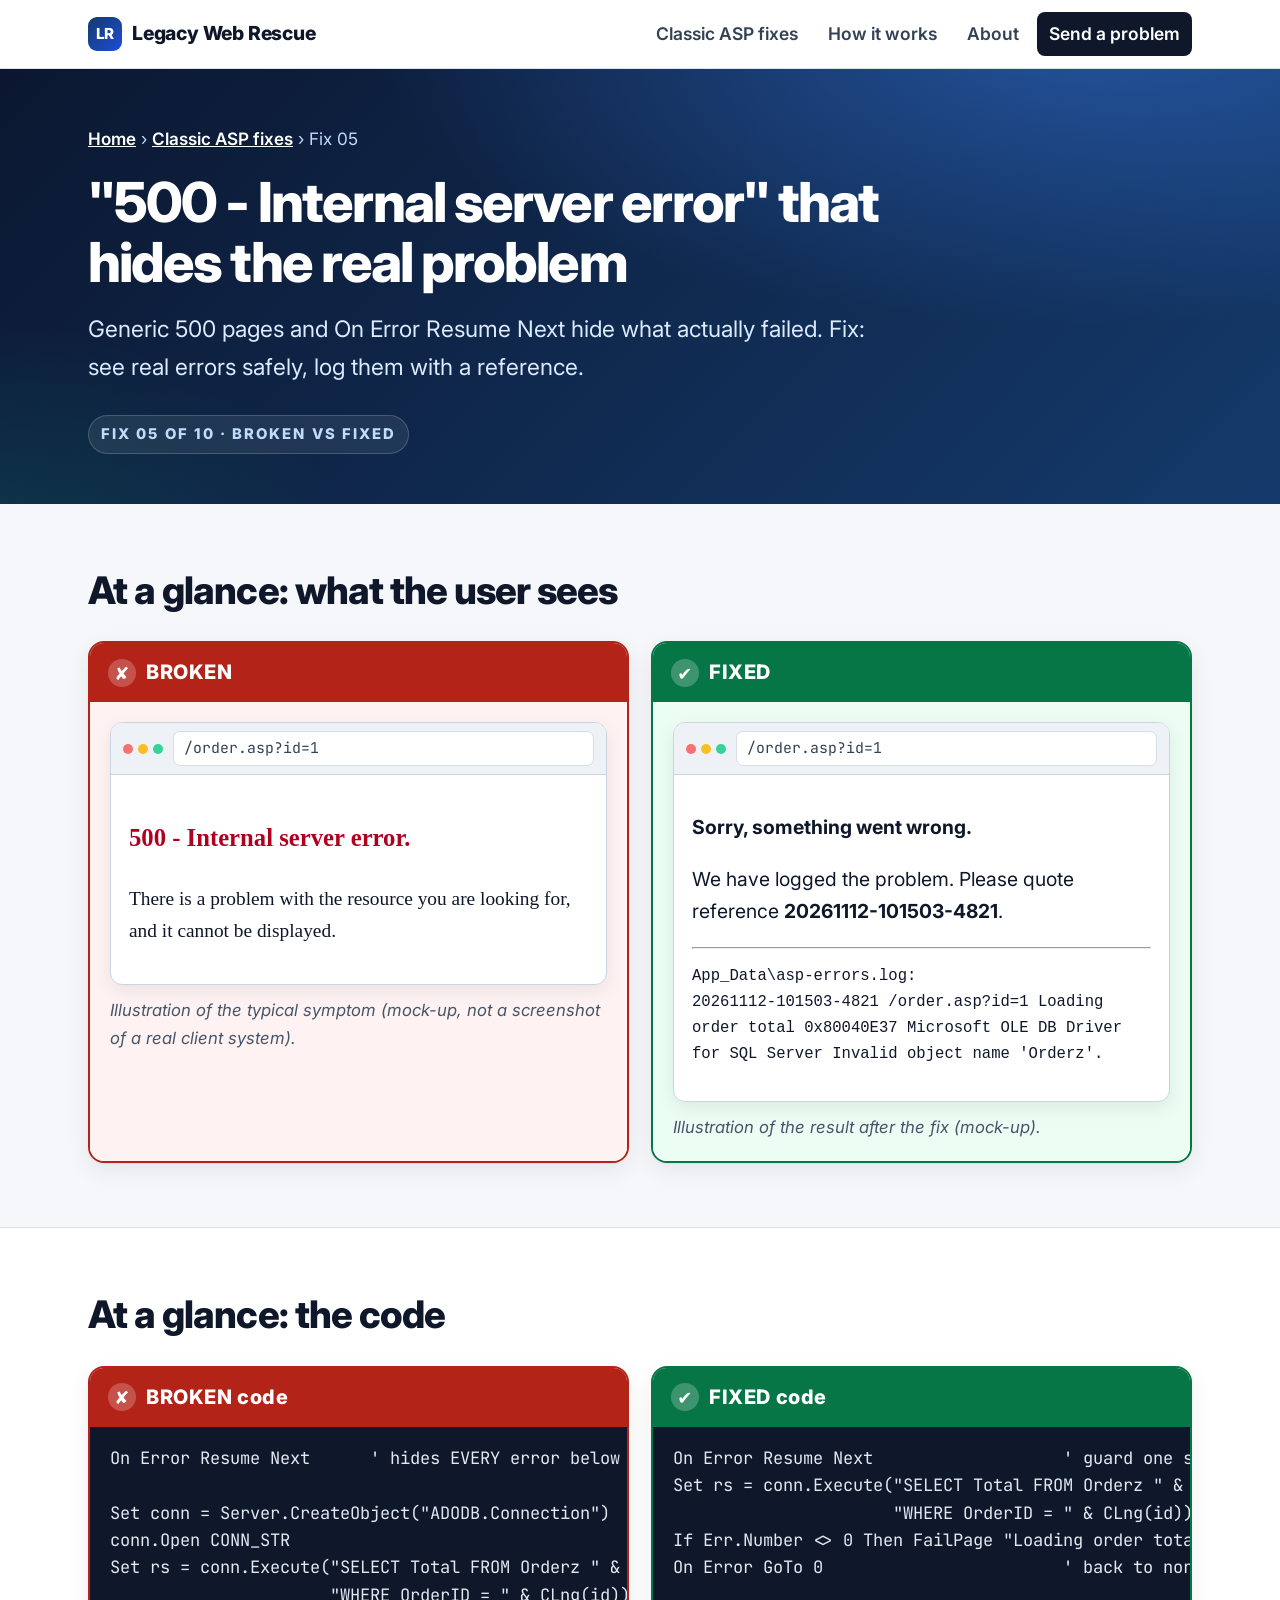
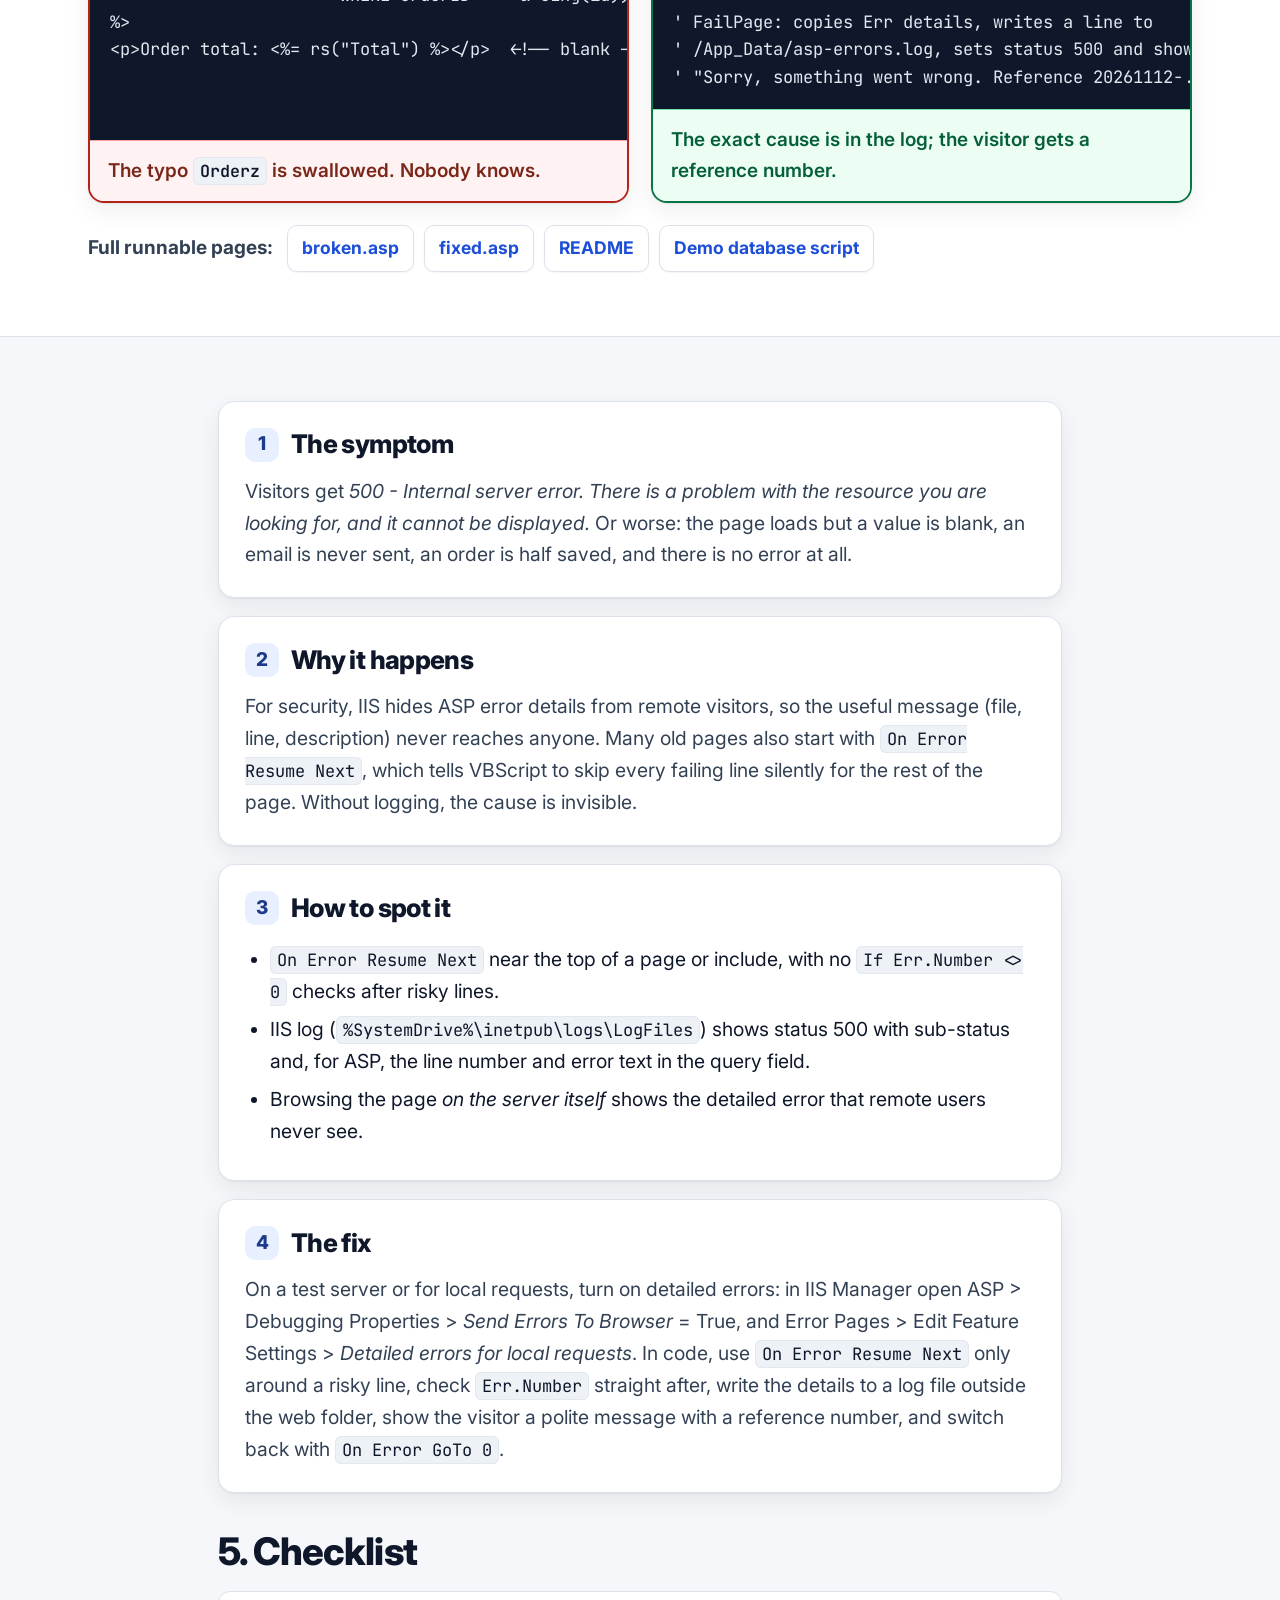
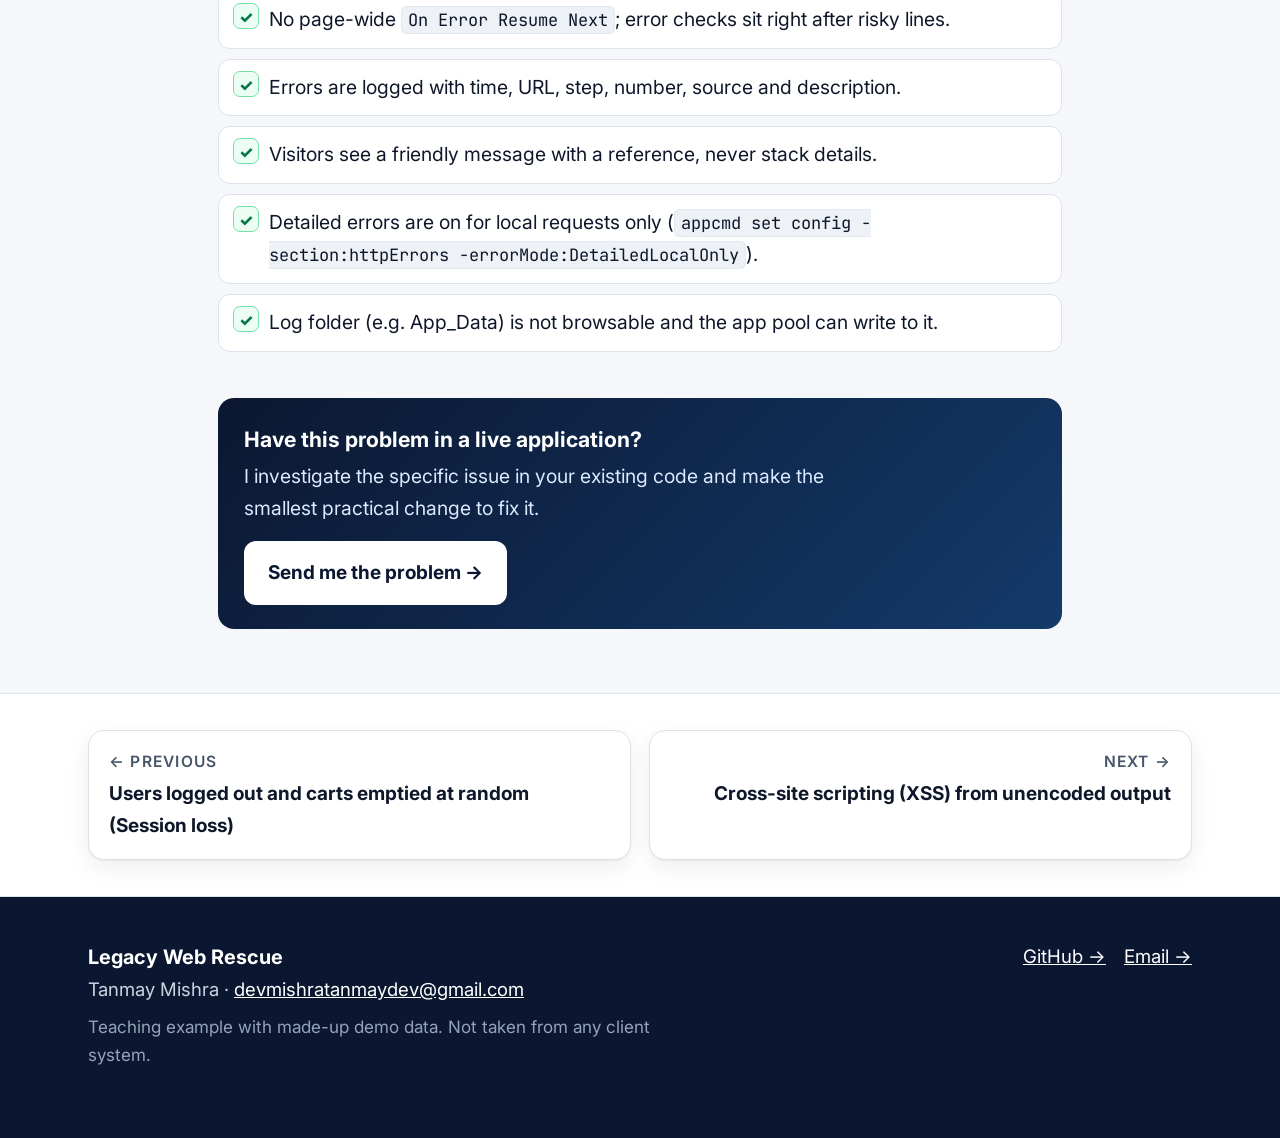
<file: examples/05-hidden-500-errors/index.html>
<!doctype html>
<html lang="en">
<head>
<meta charset="utf-8">
<meta name="viewport" content="width=device-width, initial-scale=1">
<title>Classic ASP fix 05: &quot;500 - Internal server error&quot; that hides the real problem | Legacy Web Rescue</title>
<meta name="description" content="Generic 500 pages and On Error Resume Next hide what actually failed. Fix: see real errors safely, log them with a reference.">
<meta name="theme-color" content="#0b1730">
<link rel="preconnect" href="https://fonts.googleapis.com">
<link rel="preconnect" href="https://fonts.gstatic.com" crossorigin>
<link href="https://fonts.googleapis.com/css2?family=Inter:wght@400;600;700;800&family=JetBrains+Mono:wght@400;600&display=swap" rel="stylesheet">
<link rel="stylesheet" href="../assets/style.css">
</head>
<body>
<a class="skip" href="#main">Skip to content</a>
<nav class="nav" aria-label="Main"><div class="wrap">
  <a class="brand" href="../../"><span class="logo" aria-hidden="true">LR</span>Legacy Web Rescue</a>
  <ul>
    <li><a href="../../#fixes">Classic ASP fixes</a></li>
    <li><a href="../../#how">How it works</a></li>
    <li><a href="../../#about">About</a></li>
    <li><a class="btn-nav" href="mailto:devmishratanmaydev@gmail.com?subject=Legacy%20Web%20Problem">Send a problem</a></li>
  </ul>
</div></nav>

<header class="hero small"><div class="wrap">
  <p class="crumbs"><a href="../../">Home</a> &rsaquo; <a href="../">Classic ASP fixes</a> &rsaquo; Fix 05</p>
  <h1>"500 - Internal server error" that hides the real problem</h1>
  <p class="lead">Generic 500 pages and On Error Resume Next hide what actually failed. Fix: see real errors safely, log them with a reference.</p>
  <div class="actions"><span class="eyebrow">Fix 05 of 10 &middot; Broken vs fixed</span></div>
</div></header>

<main id="main">
<section><div class="wrap">
  <div class="section-head"><h2>At a glance: what the user sees</h2></div>
  <div class="vs">
    <div class="panel bad"><div class="label"><span class="badge" aria-hidden="true">&#10008;</span>BROKEN</div>
      <div class="screen"><div class="browser"><div class="bar"><span class="dots" aria-hidden="true"><i></i><i></i><i></i></span><span class="addr">/order.asp?id=1</span></div><div class="view"><div class="errbox"><p class="t" style="font-size:1.3em;color:#b00020">500 - Internal server error.</p>
<p>There is a problem with the resource you are looking for, and it cannot be displayed.</p></div></div></div>
      <p class="caption">Illustration of the typical symptom (mock-up, not a screenshot of a real client system).</p></div>
    </div>
    <div class="panel good"><div class="label"><span class="badge" aria-hidden="true">&#10004;</span>FIXED</div>
      <div class="screen"><div class="browser"><div class="bar"><span class="dots" aria-hidden="true"><i></i><i></i><i></i></span><span class="addr">/order.asp?id=1</span></div><div class="view"><p><strong>Sorry, something went wrong.</strong></p><p>We have logged the problem. Please quote reference <strong>20261112-101503-4821</strong>.</p>
<hr><p style="font-family:Consolas,monospace;font-size:.82em">App_Data\asp-errors.log:<br>20261112-101503-4821 /order.asp?id=1 Loading order total 0x80040E37 Microsoft OLE DB Driver for SQL Server Invalid object name 'Orderz'.</p></div></div>
      <p class="caption">Illustration of the result after the fix (mock-up).</p></div>
    </div>
  </div>
</div></section>

<section class="alt"><div class="wrap">
  <div class="section-head"><h2>At a glance: the code</h2></div>
  <div class="vs">
    <div class="panel bad"><div class="label"><span class="badge" aria-hidden="true">&#10008;</span>BROKEN code</div><pre tabindex="0" aria-label="Broken code"><code>On Error Resume Next      &#x27; hides EVERY error below

Set conn = Server.CreateObject(&quot;ADODB.Connection&quot;)
conn.Open CONN_STR
Set rs = conn.Execute(&quot;SELECT Total FROM Orderz &quot; &amp; _
                      &quot;WHERE OrderID = &quot; &amp; CLng(id))
%&gt;
&lt;p&gt;Order total: &lt;%= rs(&quot;Total&quot;) %&gt;&lt;/p&gt;  &lt;!-- blank --&gt;</code></pre><div class="note">The typo <code>Orderz</code> is swallowed. Nobody knows.</div></div>
    <div class="panel good"><div class="label"><span class="badge" aria-hidden="true">&#10004;</span>FIXED code</div><pre tabindex="0" aria-label="Fixed code"><code>On Error Resume Next                   &#x27; guard one step
Set rs = conn.Execute(&quot;SELECT Total FROM Orderz &quot; &amp; _
                      &quot;WHERE OrderID = &quot; &amp; CLng(id))
If Err.Number &lt;&gt; 0 Then FailPage &quot;Loading order total&quot;
On Error GoTo 0                        &#x27; back to normal

&#x27; FailPage: copies Err details, writes a line to
&#x27; /App_Data/asp-errors.log, sets status 500 and shows
&#x27; &quot;Sorry, something went wrong. Reference 20261112-...&quot;</code></pre><div class="note">The exact cause is in the log; the visitor gets a reference number.</div></div>
  </div>
  <div class="files"><span>Full runnable pages:</span><a href="https://github.com/TanmayMishra22/Legacy-ASP-Rescue/blob/main/examples/05-hidden-500-errors/broken.asp">broken.asp</a><a href="https://github.com/TanmayMishra22/Legacy-ASP-Rescue/blob/main/examples/05-hidden-500-errors/fixed.asp">fixed.asp</a><a href="https://github.com/TanmayMishra22/Legacy-ASP-Rescue/blob/main/examples/05-hidden-500-errors/README.md">README</a><a href="https://github.com/TanmayMishra22/Legacy-ASP-Rescue/blob/main/examples/assets/demo-db.sql">Demo database script</a></div>
</div></section>

<section><div class="wrap narrow explain">
  <div class="card"><h2><span class="n">1</span>The symptom</h2><p>Visitors get <em>500 - Internal server error. There is a problem with the resource you are looking for, and it cannot be displayed.</em> Or worse: the page loads but a value is blank, an email is never sent, an order is half saved, and there is no error at all.</p></div>
  <div class="card"><h2><span class="n">2</span>Why it happens</h2><p>For security, IIS hides ASP error details from remote visitors, so the useful message (file, line, description) never reaches anyone. Many old pages also start with <code>On Error Resume Next</code>, which tells VBScript to skip every failing line silently for the rest of the page. Without logging, the cause is invisible.</p></div>
  <div class="card"><h2><span class="n">3</span>How to spot it</h2><ul><li><code>On Error Resume Next</code> near the top of a page or include, with no <code>If Err.Number &lt;&gt; 0</code> checks after risky lines.</li><li>IIS log (<code>%SystemDrive%\inetpub\logs\LogFiles</code>) shows status 500 with sub-status and, for ASP, the line number and error text in the query field.</li><li>Browsing the page <em>on the server itself</em> shows the detailed error that remote users never see.</li></ul></div>
  <div class="card"><h2><span class="n">4</span>The fix</h2><p>On a test server or for local requests, turn on detailed errors: in IIS Manager open ASP &gt; Debugging Properties &gt; <em>Send Errors To Browser</em> = True, and Error Pages &gt; Edit Feature Settings &gt; <em>Detailed errors for local requests</em>. In code, use <code>On Error Resume Next</code> only around a risky line, check <code>Err.Number</code> straight after, write the details to a log file outside the web folder, show the visitor a polite message with a reference number, and switch back with <code>On Error GoTo 0</code>.</p></div>
  <div><h2 style="margin:18px 0 16px">5. Checklist</h2><ul class="check"><li>No page-wide <code>On Error Resume Next</code>; error checks sit right after risky lines.</li><li>Errors are logged with time, URL, step, number, source and description.</li><li>Visitors see a friendly message with a reference, never stack details.</li><li>Detailed errors are on for local requests only (<code>appcmd set config -section:httpErrors -errorMode:DetailedLocalOnly</code>).</li><li>Log folder (e.g. App_Data) is not browsable and the app pool can write to it.</li></ul></div>
  <div class="callout"><p><strong>Have this problem in a live application?</strong>I investigate the specific issue in your existing code and make the smallest practical change to fix it.</p>
    <a class="btn btn-primary" href="mailto:devmishratanmaydev@gmail.com?subject=Classic%20ASP%20problem%3A%2005-hidden-500-errors">Send me the problem &rarr;</a></div>
</div></section>

<section class="alt" style="padding:36px 0"><div class="wrap"><div class="pager"><a class="prev" href="../04-session-loss/"><small>&larr; Previous</small>Users logged out and carts emptied at random (Session loss)</a><a class="next" href="../06-xss-output-encoding/"><small>Next &rarr;</small>Cross-site scripting (XSS) from unencoded output</a></div></div></section>
</main>
<footer><div class="wrap">
  <div><strong>Legacy Web Rescue</strong><br>Tanmay Mishra &middot; <a href="mailto:devmishratanmaydev@gmail.com">devmishratanmaydev@gmail.com</a>
  <p class="small">Teaching example with made-up demo data. Not taken from any client system.</p></div>
  <div class="links"><a href="https://github.com/TanmayMishra22" target="_blank" rel="noopener">GitHub &rarr;</a><a href="mailto:devmishratanmaydev@gmail.com?subject=Legacy%20Web%20Problem">Email &rarr;</a></div>
</div></footer>
</body>
</html>
</file>
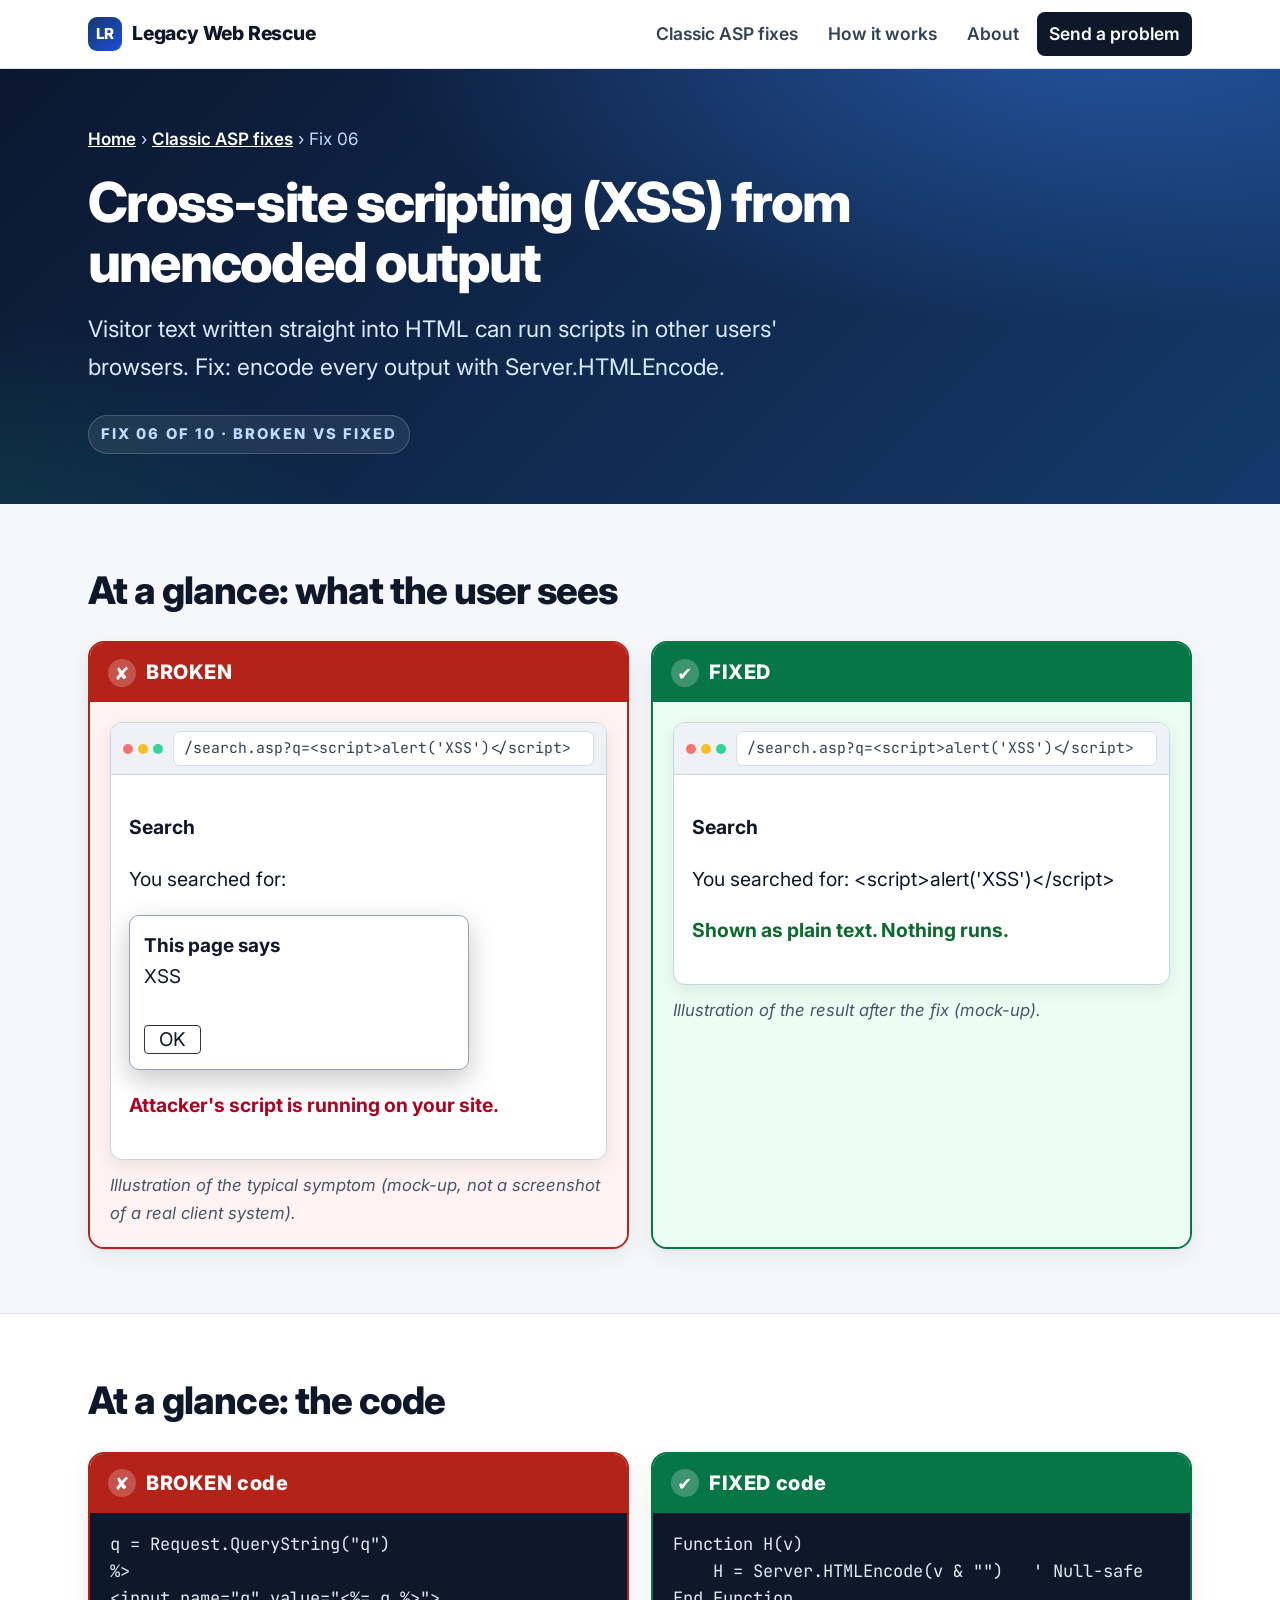
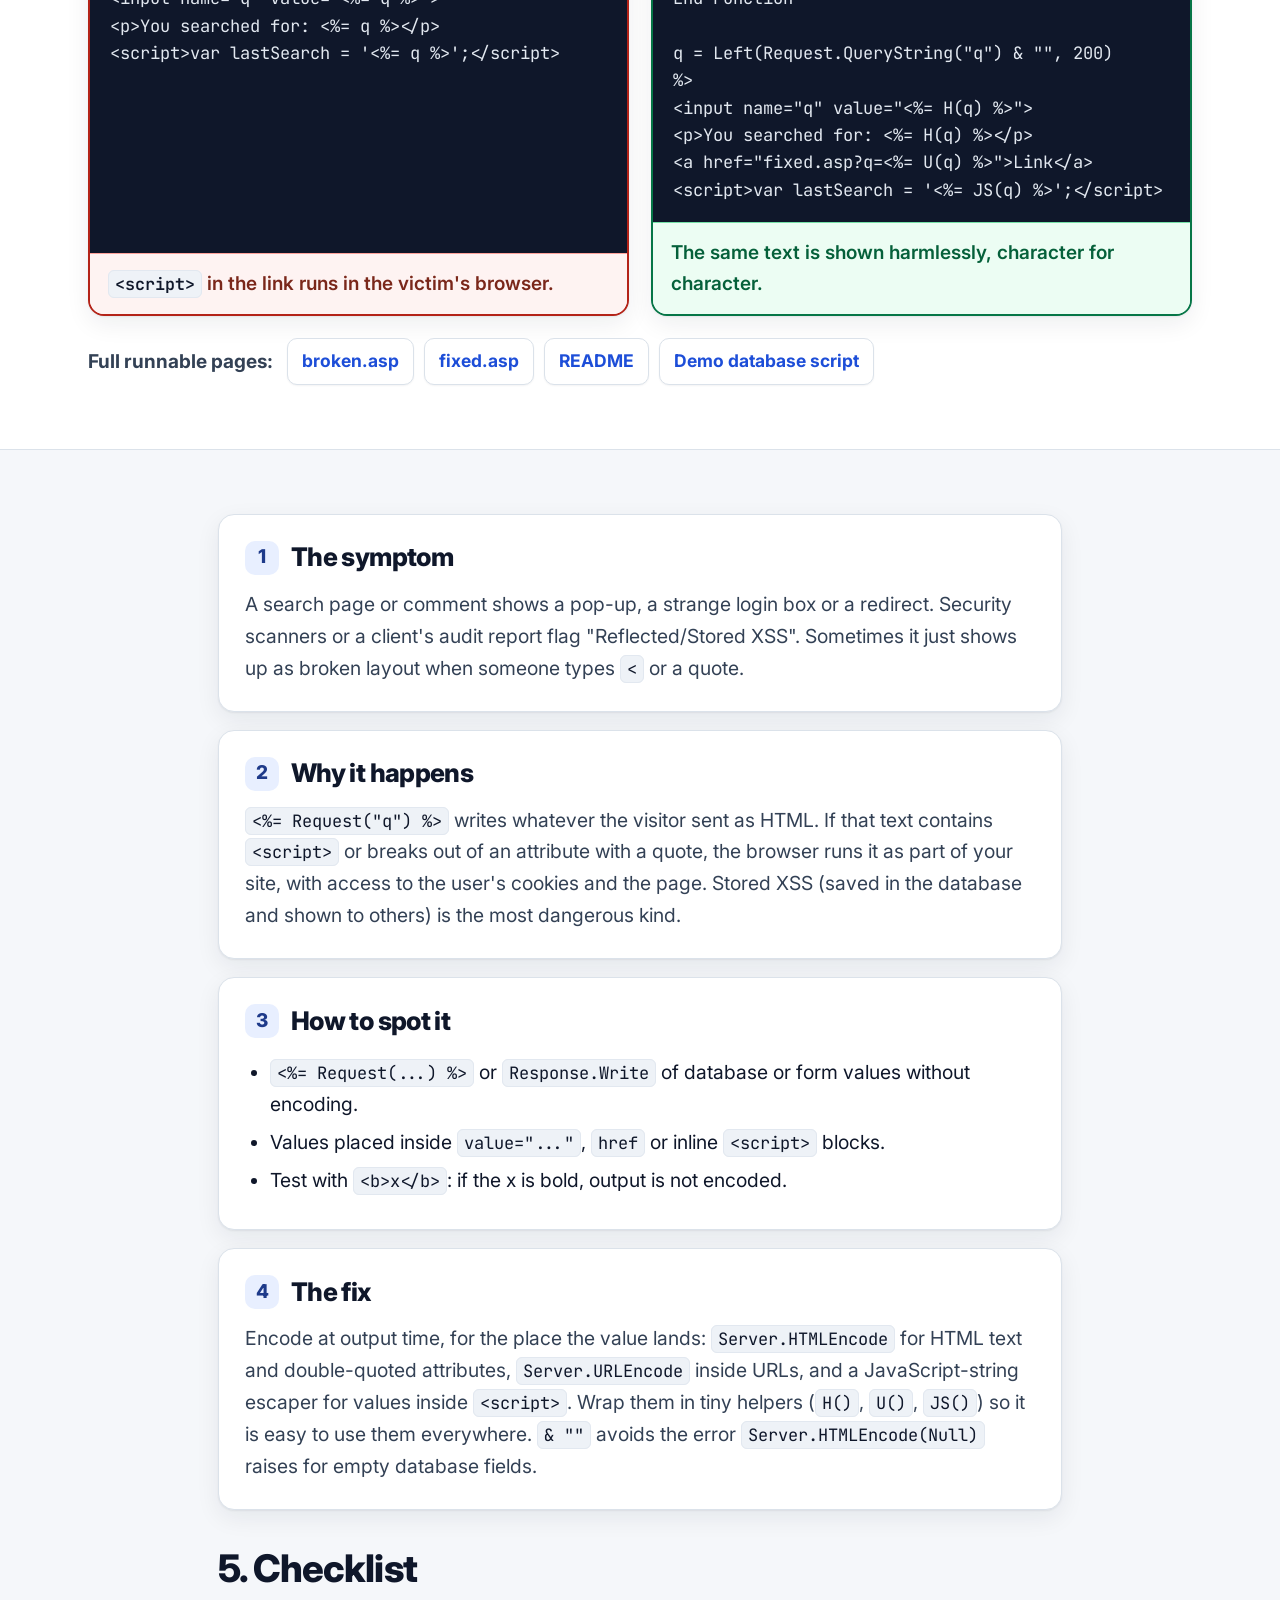
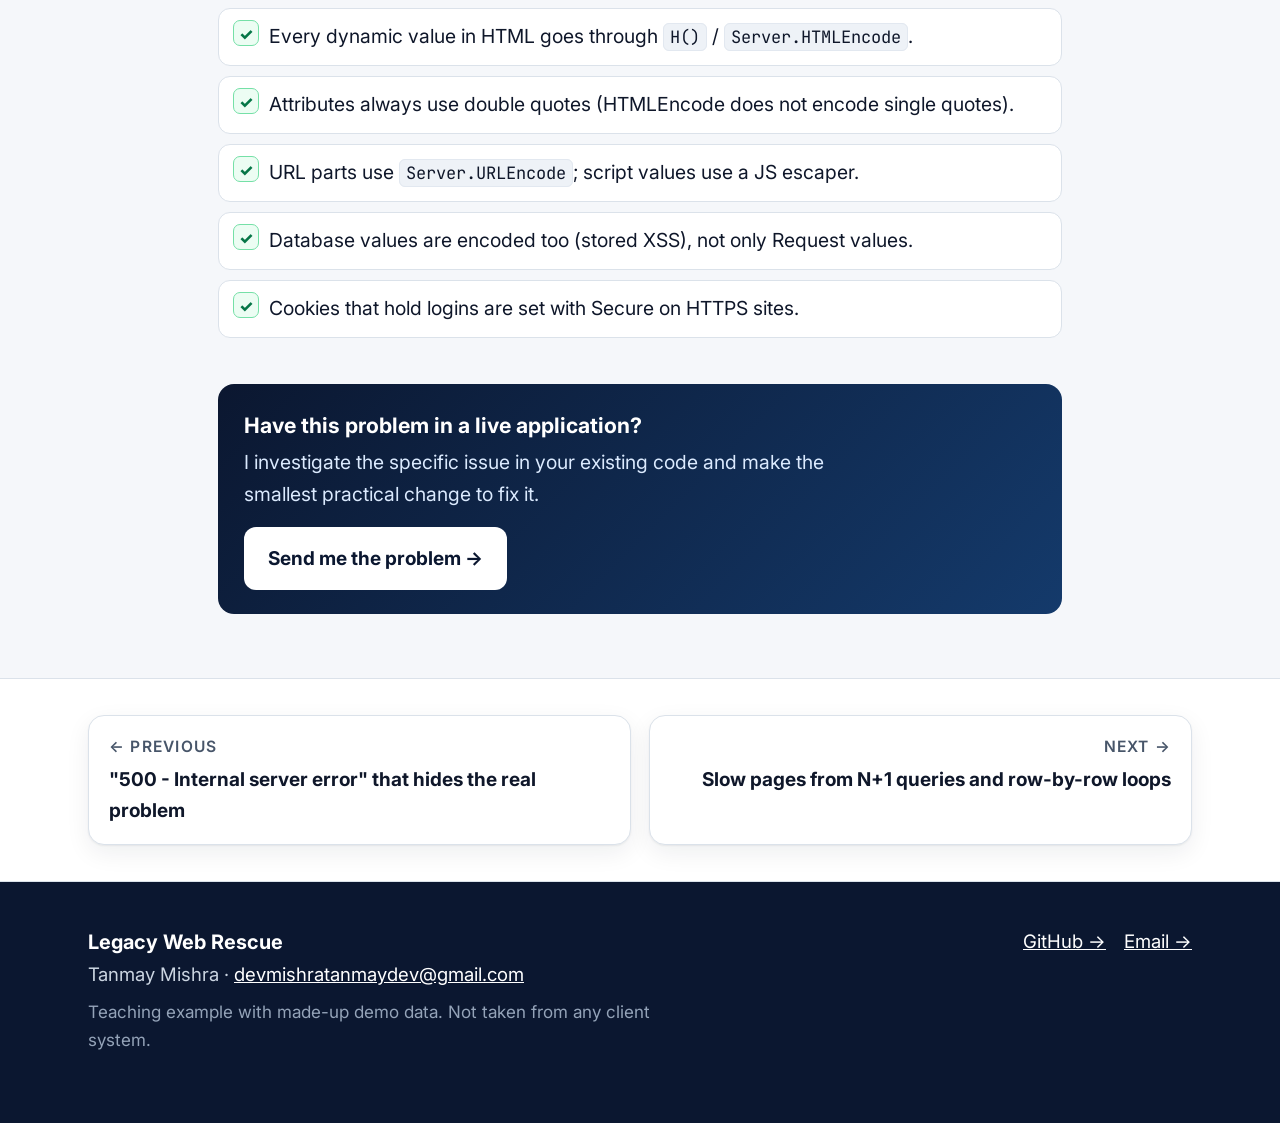
<file: examples/06-xss-output-encoding/index.html>
<!doctype html>
<html lang="en">
<head>
<meta charset="utf-8">
<meta name="viewport" content="width=device-width, initial-scale=1">
<title>Classic ASP fix 06: Cross-site scripting (XSS) from unencoded output | Legacy Web Rescue</title>
<meta name="description" content="Visitor text written straight into HTML can run scripts in other users&#x27; browsers. Fix: encode every output with Server.HTMLEncode.">
<meta name="theme-color" content="#0b1730">
<link rel="preconnect" href="https://fonts.googleapis.com">
<link rel="preconnect" href="https://fonts.gstatic.com" crossorigin>
<link href="https://fonts.googleapis.com/css2?family=Inter:wght@400;600;700;800&family=JetBrains+Mono:wght@400;600&display=swap" rel="stylesheet">
<link rel="stylesheet" href="../assets/style.css">
</head>
<body>
<a class="skip" href="#main">Skip to content</a>
<nav class="nav" aria-label="Main"><div class="wrap">
  <a class="brand" href="../../"><span class="logo" aria-hidden="true">LR</span>Legacy Web Rescue</a>
  <ul>
    <li><a href="../../#fixes">Classic ASP fixes</a></li>
    <li><a href="../../#how">How it works</a></li>
    <li><a href="../../#about">About</a></li>
    <li><a class="btn-nav" href="mailto:devmishratanmaydev@gmail.com?subject=Legacy%20Web%20Problem">Send a problem</a></li>
  </ul>
</div></nav>

<header class="hero small"><div class="wrap">
  <p class="crumbs"><a href="../../">Home</a> &rsaquo; <a href="../">Classic ASP fixes</a> &rsaquo; Fix 06</p>
  <h1>Cross-site scripting (XSS) from unencoded output</h1>
  <p class="lead">Visitor text written straight into HTML can run scripts in other users' browsers. Fix: encode every output with Server.HTMLEncode.</p>
  <div class="actions"><span class="eyebrow">Fix 06 of 10 &middot; Broken vs fixed</span></div>
</div></header>

<main id="main">
<section><div class="wrap">
  <div class="section-head"><h2>At a glance: what the user sees</h2></div>
  <div class="vs">
    <div class="panel bad"><div class="label"><span class="badge" aria-hidden="true">&#10008;</span>BROKEN</div>
      <div class="screen"><div class="browser"><div class="bar"><span class="dots" aria-hidden="true"><i></i><i></i><i></i></span><span class="addr">/search.asp?q=&lt;script&gt;alert(&#x27;XSS&#x27;)&lt;/script&gt;</span></div><div class="view"><p><strong>Search</strong></p><p>You searched for:</p>
<div class="alertbox"><strong>This page says</strong><br>XSS<br><br><span style="border:1px solid #333;padding:2px 14px;border-radius:4px">OK</span></div>
<p style="color:#b00020"><strong>Attacker's script is running on your site.</strong></p></div></div>
      <p class="caption">Illustration of the typical symptom (mock-up, not a screenshot of a real client system).</p></div>
    </div>
    <div class="panel good"><div class="label"><span class="badge" aria-hidden="true">&#10004;</span>FIXED</div>
      <div class="screen"><div class="browser"><div class="bar"><span class="dots" aria-hidden="true"><i></i><i></i><i></i></span><span class="addr">/search.asp?q=&lt;script&gt;alert(&#x27;XSS&#x27;)&lt;/script&gt;</span></div><div class="view"><p><strong>Search</strong></p><p>You searched for: &lt;script&gt;alert('XSS')&lt;/script&gt;</p>
<p style="color:#0a6b2d"><strong>Shown as plain text. Nothing runs.</strong></p></div></div>
      <p class="caption">Illustration of the result after the fix (mock-up).</p></div>
    </div>
  </div>
</div></section>

<section class="alt"><div class="wrap">
  <div class="section-head"><h2>At a glance: the code</h2></div>
  <div class="vs">
    <div class="panel bad"><div class="label"><span class="badge" aria-hidden="true">&#10008;</span>BROKEN code</div><pre tabindex="0" aria-label="Broken code"><code>q = Request.QueryString(&quot;q&quot;)
%&gt;
&lt;input name=&quot;q&quot; value=&quot;&lt;%= q %&gt;&quot;&gt;
&lt;p&gt;You searched for: &lt;%= q %&gt;&lt;/p&gt;
&lt;script&gt;var lastSearch = &#x27;&lt;%= q %&gt;&#x27;;&lt;/script&gt;</code></pre><div class="note"><code>&lt;script&gt;</code> in the link runs in the victim's browser.</div></div>
    <div class="panel good"><div class="label"><span class="badge" aria-hidden="true">&#10004;</span>FIXED code</div><pre tabindex="0" aria-label="Fixed code"><code>Function H(v)
    H = Server.HTMLEncode(v &amp; &quot;&quot;)   &#x27; Null-safe
End Function

q = Left(Request.QueryString(&quot;q&quot;) &amp; &quot;&quot;, 200)
%&gt;
&lt;input name=&quot;q&quot; value=&quot;&lt;%= H(q) %&gt;&quot;&gt;
&lt;p&gt;You searched for: &lt;%= H(q) %&gt;&lt;/p&gt;
&lt;a href=&quot;fixed.asp?q=&lt;%= U(q) %&gt;&quot;&gt;Link&lt;/a&gt;
&lt;script&gt;var lastSearch = &#x27;&lt;%= JS(q) %&gt;&#x27;;&lt;/script&gt;</code></pre><div class="note">The same text is shown harmlessly, character for character.</div></div>
  </div>
  <div class="files"><span>Full runnable pages:</span><a href="https://github.com/TanmayMishra22/Legacy-ASP-Rescue/blob/main/examples/06-xss-output-encoding/broken.asp">broken.asp</a><a href="https://github.com/TanmayMishra22/Legacy-ASP-Rescue/blob/main/examples/06-xss-output-encoding/fixed.asp">fixed.asp</a><a href="https://github.com/TanmayMishra22/Legacy-ASP-Rescue/blob/main/examples/06-xss-output-encoding/README.md">README</a><a href="https://github.com/TanmayMishra22/Legacy-ASP-Rescue/blob/main/examples/assets/demo-db.sql">Demo database script</a></div>
</div></section>

<section><div class="wrap narrow explain">
  <div class="card"><h2><span class="n">1</span>The symptom</h2><p>A search page or comment shows a pop-up, a strange login box or a redirect. Security scanners or a client's audit report flag "Reflected/Stored XSS". Sometimes it just shows up as broken layout when someone types <code>&lt;</code> or a quote.</p></div>
  <div class="card"><h2><span class="n">2</span>Why it happens</h2><p><code>&lt;%= Request("q") %&gt;</code> writes whatever the visitor sent as HTML. If that text contains <code>&lt;script&gt;</code> or breaks out of an attribute with a quote, the browser runs it as part of your site, with access to the user's cookies and the page. Stored XSS (saved in the database and shown to others) is the most dangerous kind.</p></div>
  <div class="card"><h2><span class="n">3</span>How to spot it</h2><ul><li><code>&lt;%= Request(...) %&gt;</code> or <code>Response.Write</code> of database or form values without encoding.</li><li>Values placed inside <code>value="..."</code>, <code>href</code> or inline <code>&lt;script&gt;</code> blocks.</li><li>Test with <code>&lt;b&gt;x&lt;/b&gt;</code>: if the x is bold, output is not encoded.</li></ul></div>
  <div class="card"><h2><span class="n">4</span>The fix</h2><p>Encode at output time, for the place the value lands: <code>Server.HTMLEncode</code> for HTML text and double-quoted attributes, <code>Server.URLEncode</code> inside URLs, and a JavaScript-string escaper for values inside <code>&lt;script&gt;</code>. Wrap them in tiny helpers (<code>H()</code>, <code>U()</code>, <code>JS()</code>) so it is easy to use them everywhere. <code>&amp; ""</code> avoids the error <code>Server.HTMLEncode(Null)</code> raises for empty database fields.</p></div>
  <div><h2 style="margin:18px 0 16px">5. Checklist</h2><ul class="check"><li>Every dynamic value in HTML goes through <code>H()</code> / <code>Server.HTMLEncode</code>.</li><li>Attributes always use double quotes (HTMLEncode does not encode single quotes).</li><li>URL parts use <code>Server.URLEncode</code>; script values use a JS escaper.</li><li>Database values are encoded too (stored XSS), not only Request values.</li><li>Cookies that hold logins are set with Secure on HTTPS sites.</li></ul></div>
  <div class="callout"><p><strong>Have this problem in a live application?</strong>I investigate the specific issue in your existing code and make the smallest practical change to fix it.</p>
    <a class="btn btn-primary" href="mailto:devmishratanmaydev@gmail.com?subject=Classic%20ASP%20problem%3A%2006-xss-output-encoding">Send me the problem &rarr;</a></div>
</div></section>

<section class="alt" style="padding:36px 0"><div class="wrap"><div class="pager"><a class="prev" href="../05-hidden-500-errors/"><small>&larr; Previous</small>&quot;500 - Internal server error&quot; that hides the real problem</a><a class="next" href="../07-n-plus-1-slow-pages/"><small>Next &rarr;</small>Slow pages from N+1 queries and row-by-row loops</a></div></div></section>
</main>
<footer><div class="wrap">
  <div><strong>Legacy Web Rescue</strong><br>Tanmay Mishra &middot; <a href="mailto:devmishratanmaydev@gmail.com">devmishratanmaydev@gmail.com</a>
  <p class="small">Teaching example with made-up demo data. Not taken from any client system.</p></div>
  <div class="links"><a href="https://github.com/TanmayMishra22" target="_blank" rel="noopener">GitHub &rarr;</a><a href="mailto:devmishratanmaydev@gmail.com?subject=Legacy%20Web%20Problem">Email &rarr;</a></div>
</div></footer>
</body>
</html>
</file>
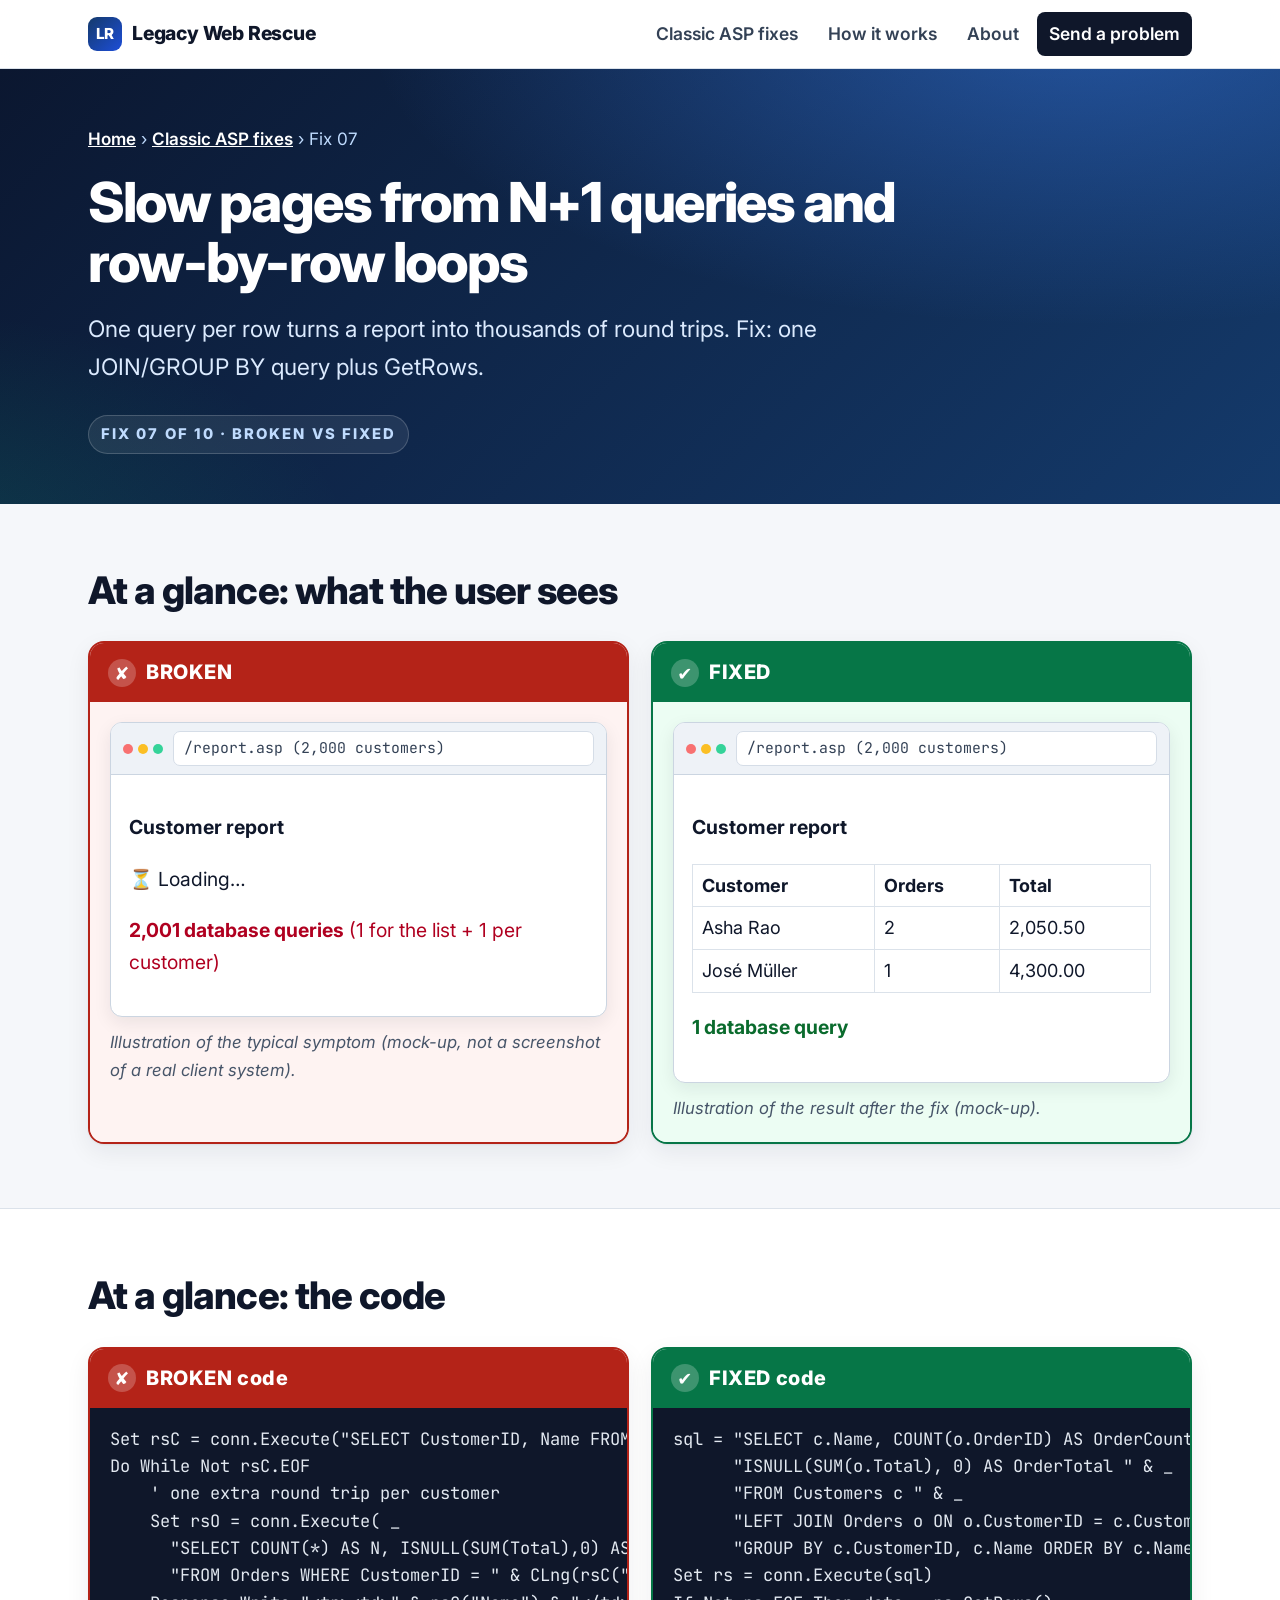
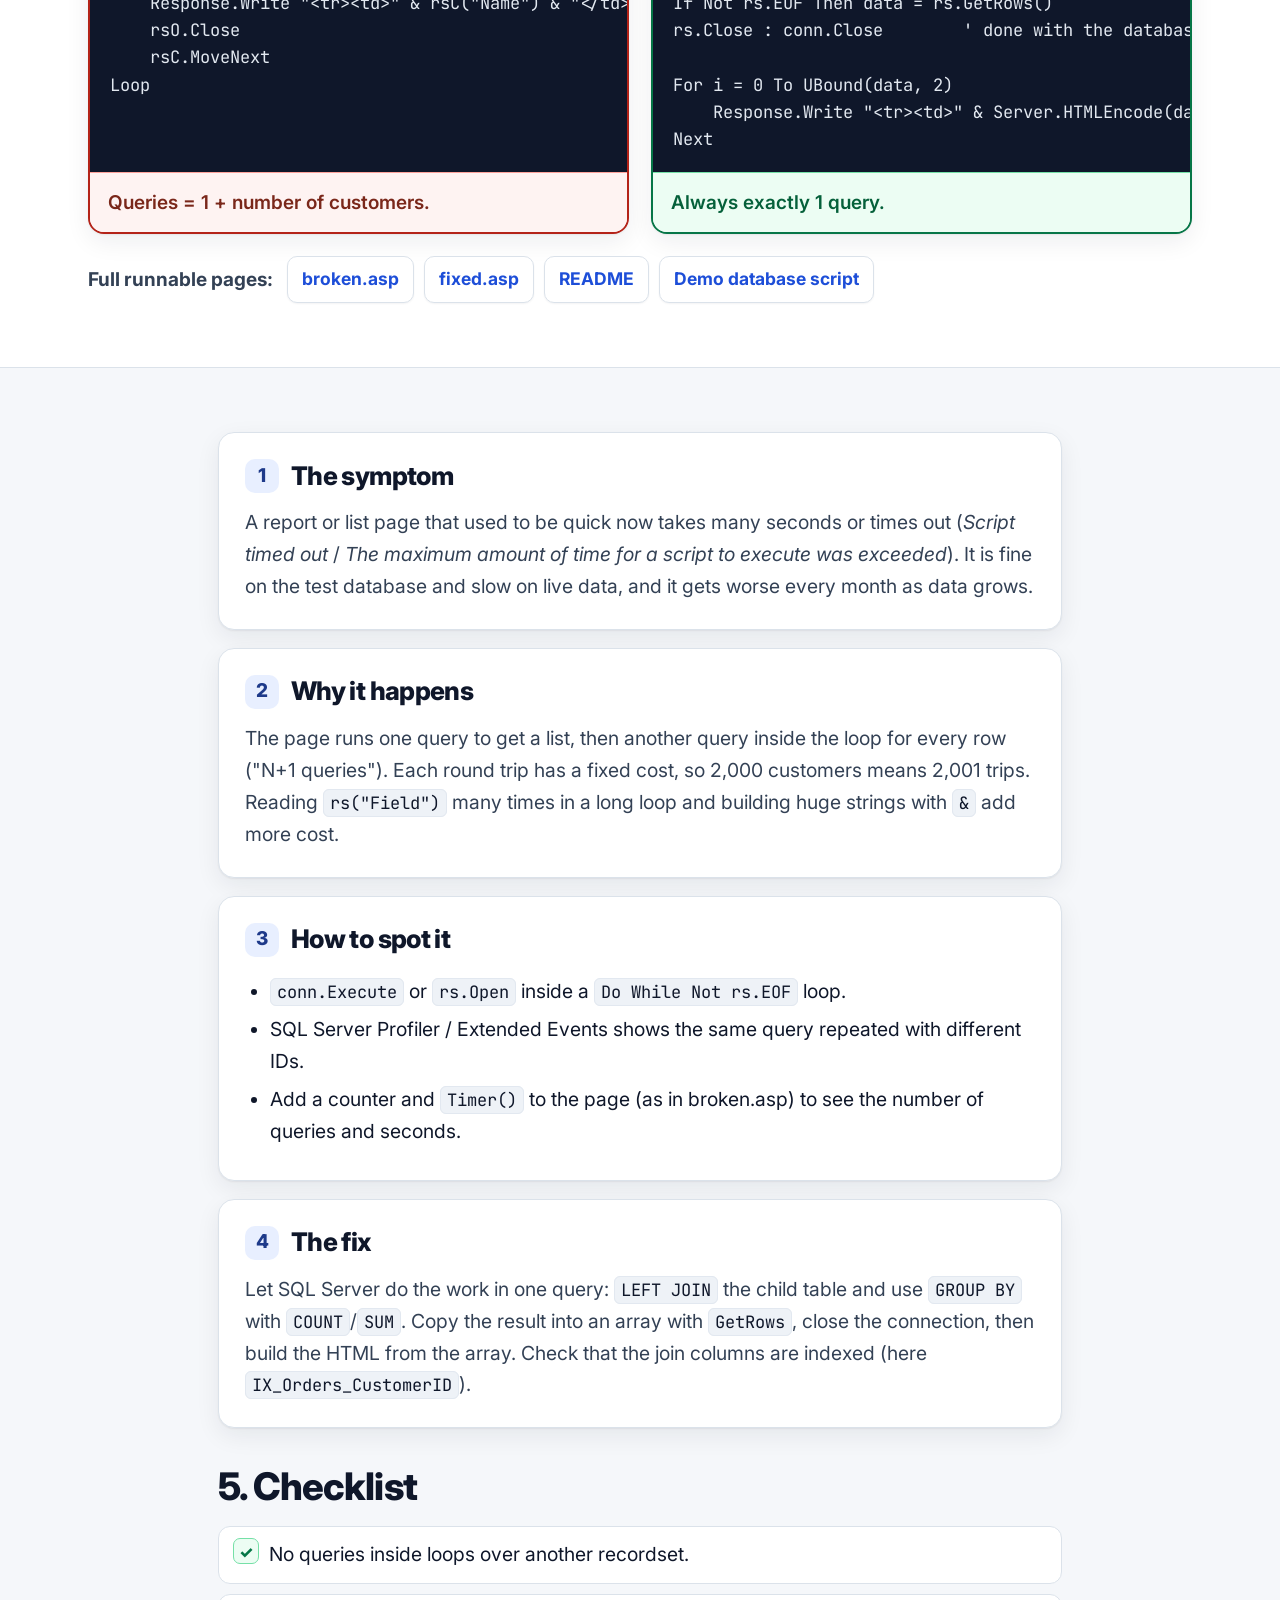
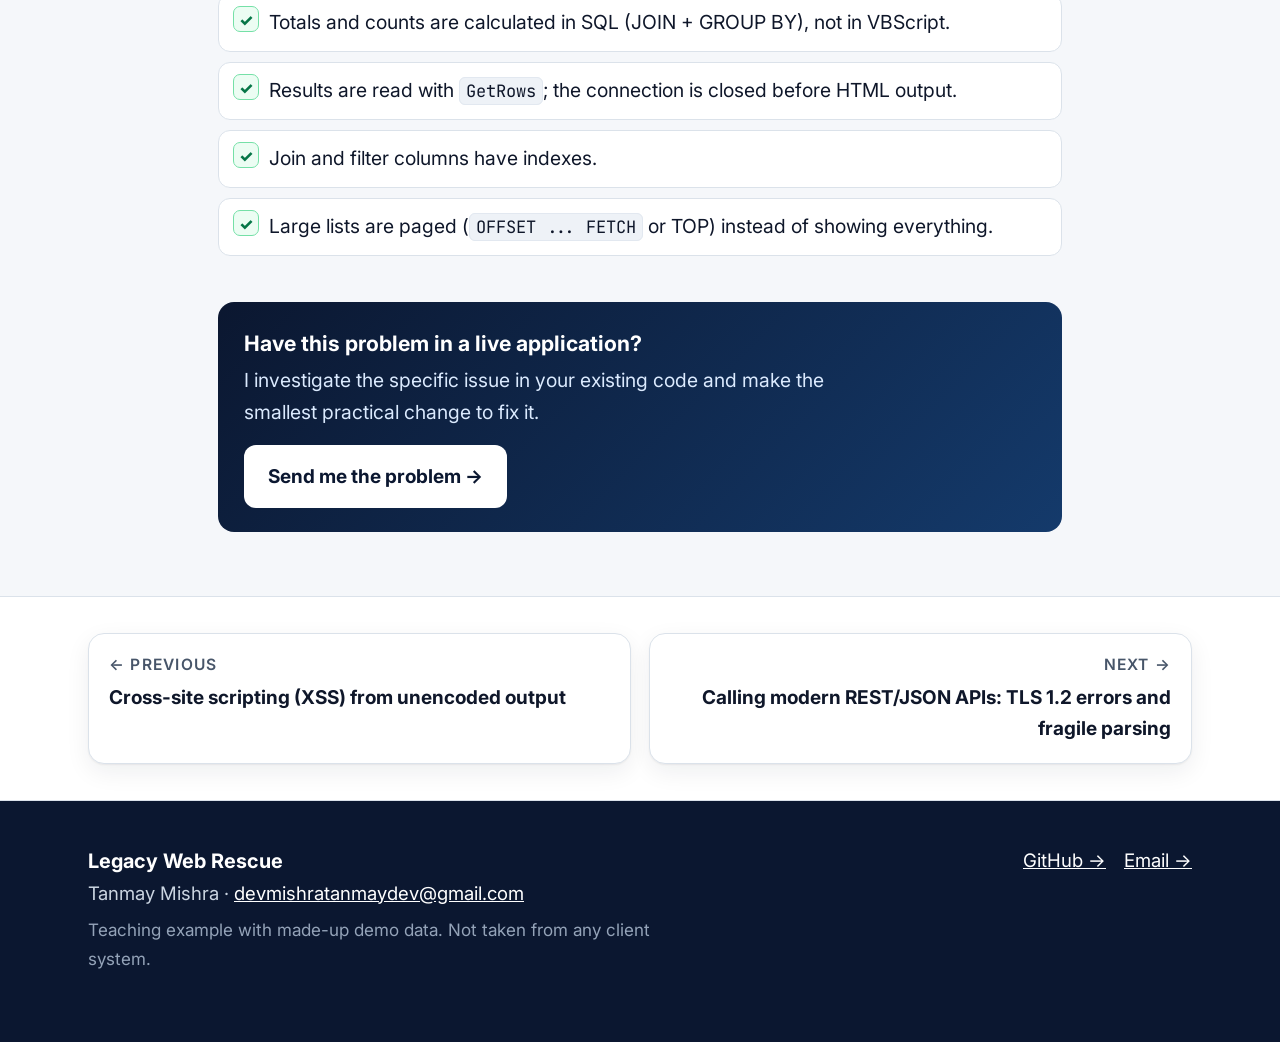
<file: examples/07-n-plus-1-slow-pages/index.html>
<!doctype html>
<html lang="en">
<head>
<meta charset="utf-8">
<meta name="viewport" content="width=device-width, initial-scale=1">
<title>Classic ASP fix 07: Slow pages from N+1 queries and row-by-row loops | Legacy Web Rescue</title>
<meta name="description" content="One query per row turns a report into thousands of round trips. Fix: one JOIN/GROUP BY query plus GetRows.">
<meta name="theme-color" content="#0b1730">
<link rel="preconnect" href="https://fonts.googleapis.com">
<link rel="preconnect" href="https://fonts.gstatic.com" crossorigin>
<link href="https://fonts.googleapis.com/css2?family=Inter:wght@400;600;700;800&family=JetBrains+Mono:wght@400;600&display=swap" rel="stylesheet">
<link rel="stylesheet" href="../assets/style.css">
</head>
<body>
<a class="skip" href="#main">Skip to content</a>
<nav class="nav" aria-label="Main"><div class="wrap">
  <a class="brand" href="../../"><span class="logo" aria-hidden="true">LR</span>Legacy Web Rescue</a>
  <ul>
    <li><a href="../../#fixes">Classic ASP fixes</a></li>
    <li><a href="../../#how">How it works</a></li>
    <li><a href="../../#about">About</a></li>
    <li><a class="btn-nav" href="mailto:devmishratanmaydev@gmail.com?subject=Legacy%20Web%20Problem">Send a problem</a></li>
  </ul>
</div></nav>

<header class="hero small"><div class="wrap">
  <p class="crumbs"><a href="../../">Home</a> &rsaquo; <a href="../">Classic ASP fixes</a> &rsaquo; Fix 07</p>
  <h1>Slow pages from N+1 queries and row-by-row loops</h1>
  <p class="lead">One query per row turns a report into thousands of round trips. Fix: one JOIN/GROUP BY query plus GetRows.</p>
  <div class="actions"><span class="eyebrow">Fix 07 of 10 &middot; Broken vs fixed</span></div>
</div></header>

<main id="main">
<section><div class="wrap">
  <div class="section-head"><h2>At a glance: what the user sees</h2></div>
  <div class="vs">
    <div class="panel bad"><div class="label"><span class="badge" aria-hidden="true">&#10008;</span>BROKEN</div>
      <div class="screen"><div class="browser"><div class="bar"><span class="dots" aria-hidden="true"><i></i><i></i><i></i></span><span class="addr">/report.asp   (2,000 customers)</span></div><div class="view"><p><strong>Customer report</strong></p><p>&#9203; Loading&hellip;</p>
<p style="color:#b00020"><strong>2,001 database queries</strong> (1 for the list + 1 per customer)</p></div></div>
      <p class="caption">Illustration of the typical symptom (mock-up, not a screenshot of a real client system).</p></div>
    </div>
    <div class="panel good"><div class="label"><span class="badge" aria-hidden="true">&#10004;</span>FIXED</div>
      <div class="screen"><div class="browser"><div class="bar"><span class="dots" aria-hidden="true"><i></i><i></i><i></i></span><span class="addr">/report.asp   (2,000 customers)</span></div><div class="view"><p><strong>Customer report</strong></p>
<table class="t"><tr><th>Customer</th><th>Orders</th><th>Total</th></tr><tr><td>Asha Rao</td><td>2</td><td>2,050.50</td></tr><tr><td>José Müller</td><td>1</td><td>4,300.00</td></tr></table>
<p style="color:#0a6b2d"><strong>1 database query</strong></p></div></div>
      <p class="caption">Illustration of the result after the fix (mock-up).</p></div>
    </div>
  </div>
</div></section>

<section class="alt"><div class="wrap">
  <div class="section-head"><h2>At a glance: the code</h2></div>
  <div class="vs">
    <div class="panel bad"><div class="label"><span class="badge" aria-hidden="true">&#10008;</span>BROKEN code</div><pre tabindex="0" aria-label="Broken code"><code>Set rsC = conn.Execute(&quot;SELECT CustomerID, Name FROM Customers&quot;)
Do While Not rsC.EOF
    &#x27; one extra round trip per customer
    Set rsO = conn.Execute( _
      &quot;SELECT COUNT(*) AS N, ISNULL(SUM(Total),0) AS T &quot; &amp; _
      &quot;FROM Orders WHERE CustomerID = &quot; &amp; CLng(rsC(&quot;CustomerID&quot;)))
    Response.Write &quot;&lt;tr&gt;&lt;td&gt;&quot; &amp; rsC(&quot;Name&quot;) &amp; &quot;&lt;/td&gt;&lt;td&gt;&quot; &amp; rsO(&quot;N&quot;) ...
    rsO.Close
    rsC.MoveNext
Loop</code></pre><div class="note">Queries = 1 + number of customers.</div></div>
    <div class="panel good"><div class="label"><span class="badge" aria-hidden="true">&#10004;</span>FIXED code</div><pre tabindex="0" aria-label="Fixed code"><code>sql = &quot;SELECT c.Name, COUNT(o.OrderID) AS OrderCount, &quot; &amp; _
      &quot;ISNULL(SUM(o.Total), 0) AS OrderTotal &quot; &amp; _
      &quot;FROM Customers c &quot; &amp; _
      &quot;LEFT JOIN Orders o ON o.CustomerID = c.CustomerID &quot; &amp; _
      &quot;GROUP BY c.CustomerID, c.Name ORDER BY c.Name&quot;
Set rs = conn.Execute(sql)
If Not rs.EOF Then data = rs.GetRows()
rs.Close : conn.Close        &#x27; done with the database

For i = 0 To UBound(data, 2)
    Response.Write &quot;&lt;tr&gt;&lt;td&gt;&quot; &amp; Server.HTMLEncode(data(0, i) &amp; &quot;&quot;) ...
Next</code></pre><div class="note">Always exactly 1 query.</div></div>
  </div>
  <div class="files"><span>Full runnable pages:</span><a href="https://github.com/TanmayMishra22/Legacy-ASP-Rescue/blob/main/examples/07-n-plus-1-slow-pages/broken.asp">broken.asp</a><a href="https://github.com/TanmayMishra22/Legacy-ASP-Rescue/blob/main/examples/07-n-plus-1-slow-pages/fixed.asp">fixed.asp</a><a href="https://github.com/TanmayMishra22/Legacy-ASP-Rescue/blob/main/examples/07-n-plus-1-slow-pages/README.md">README</a><a href="https://github.com/TanmayMishra22/Legacy-ASP-Rescue/blob/main/examples/assets/demo-db.sql">Demo database script</a></div>
</div></section>

<section><div class="wrap narrow explain">
  <div class="card"><h2><span class="n">1</span>The symptom</h2><p>A report or list page that used to be quick now takes many seconds or times out (<em>Script timed out</em> / <em>The maximum amount of time for a script to execute was exceeded</em>). It is fine on the test database and slow on live data, and it gets worse every month as data grows.</p></div>
  <div class="card"><h2><span class="n">2</span>Why it happens</h2><p>The page runs one query to get a list, then another query inside the loop for every row ("N+1 queries"). Each round trip has a fixed cost, so 2,000 customers means 2,001 trips. Reading <code>rs("Field")</code> many times in a long loop and building huge strings with <code>&amp;</code> add more cost.</p></div>
  <div class="card"><h2><span class="n">3</span>How to spot it</h2><ul><li><code>conn.Execute</code> or <code>rs.Open</code> inside a <code>Do While Not rs.EOF</code> loop.</li><li>SQL Server Profiler / Extended Events shows the same query repeated with different IDs.</li><li>Add a counter and <code>Timer()</code> to the page (as in broken.asp) to see the number of queries and seconds.</li></ul></div>
  <div class="card"><h2><span class="n">4</span>The fix</h2><p>Let SQL Server do the work in one query: <code>LEFT JOIN</code> the child table and use <code>GROUP BY</code> with <code>COUNT</code>/<code>SUM</code>. Copy the result into an array with <code>GetRows</code>, close the connection, then build the HTML from the array. Check that the join columns are indexed (here <code>IX_Orders_CustomerID</code>).</p></div>
  <div><h2 style="margin:18px 0 16px">5. Checklist</h2><ul class="check"><li>No queries inside loops over another recordset.</li><li>Totals and counts are calculated in SQL (JOIN + GROUP BY), not in VBScript.</li><li>Results are read with <code>GetRows</code>; the connection is closed before HTML output.</li><li>Join and filter columns have indexes.</li><li>Large lists are paged (<code>OFFSET ... FETCH</code> or TOP) instead of showing everything.</li></ul></div>
  <div class="callout"><p><strong>Have this problem in a live application?</strong>I investigate the specific issue in your existing code and make the smallest practical change to fix it.</p>
    <a class="btn btn-primary" href="mailto:devmishratanmaydev@gmail.com?subject=Classic%20ASP%20problem%3A%2007-n-plus-1-slow-pages">Send me the problem &rarr;</a></div>
</div></section>

<section class="alt" style="padding:36px 0"><div class="wrap"><div class="pager"><a class="prev" href="../06-xss-output-encoding/"><small>&larr; Previous</small>Cross-site scripting (XSS) from unencoded output</a><a class="next" href="../08-rest-api-tls12/"><small>Next &rarr;</small>Calling modern REST/JSON APIs: TLS 1.2 errors and fragile parsing</a></div></div></section>
</main>
<footer><div class="wrap">
  <div><strong>Legacy Web Rescue</strong><br>Tanmay Mishra &middot; <a href="mailto:devmishratanmaydev@gmail.com">devmishratanmaydev@gmail.com</a>
  <p class="small">Teaching example with made-up demo data. Not taken from any client system.</p></div>
  <div class="links"><a href="https://github.com/TanmayMishra22" target="_blank" rel="noopener">GitHub &rarr;</a><a href="mailto:devmishratanmaydev@gmail.com?subject=Legacy%20Web%20Problem">Email &rarr;</a></div>
</div></footer>
</body>
</html>
</file>
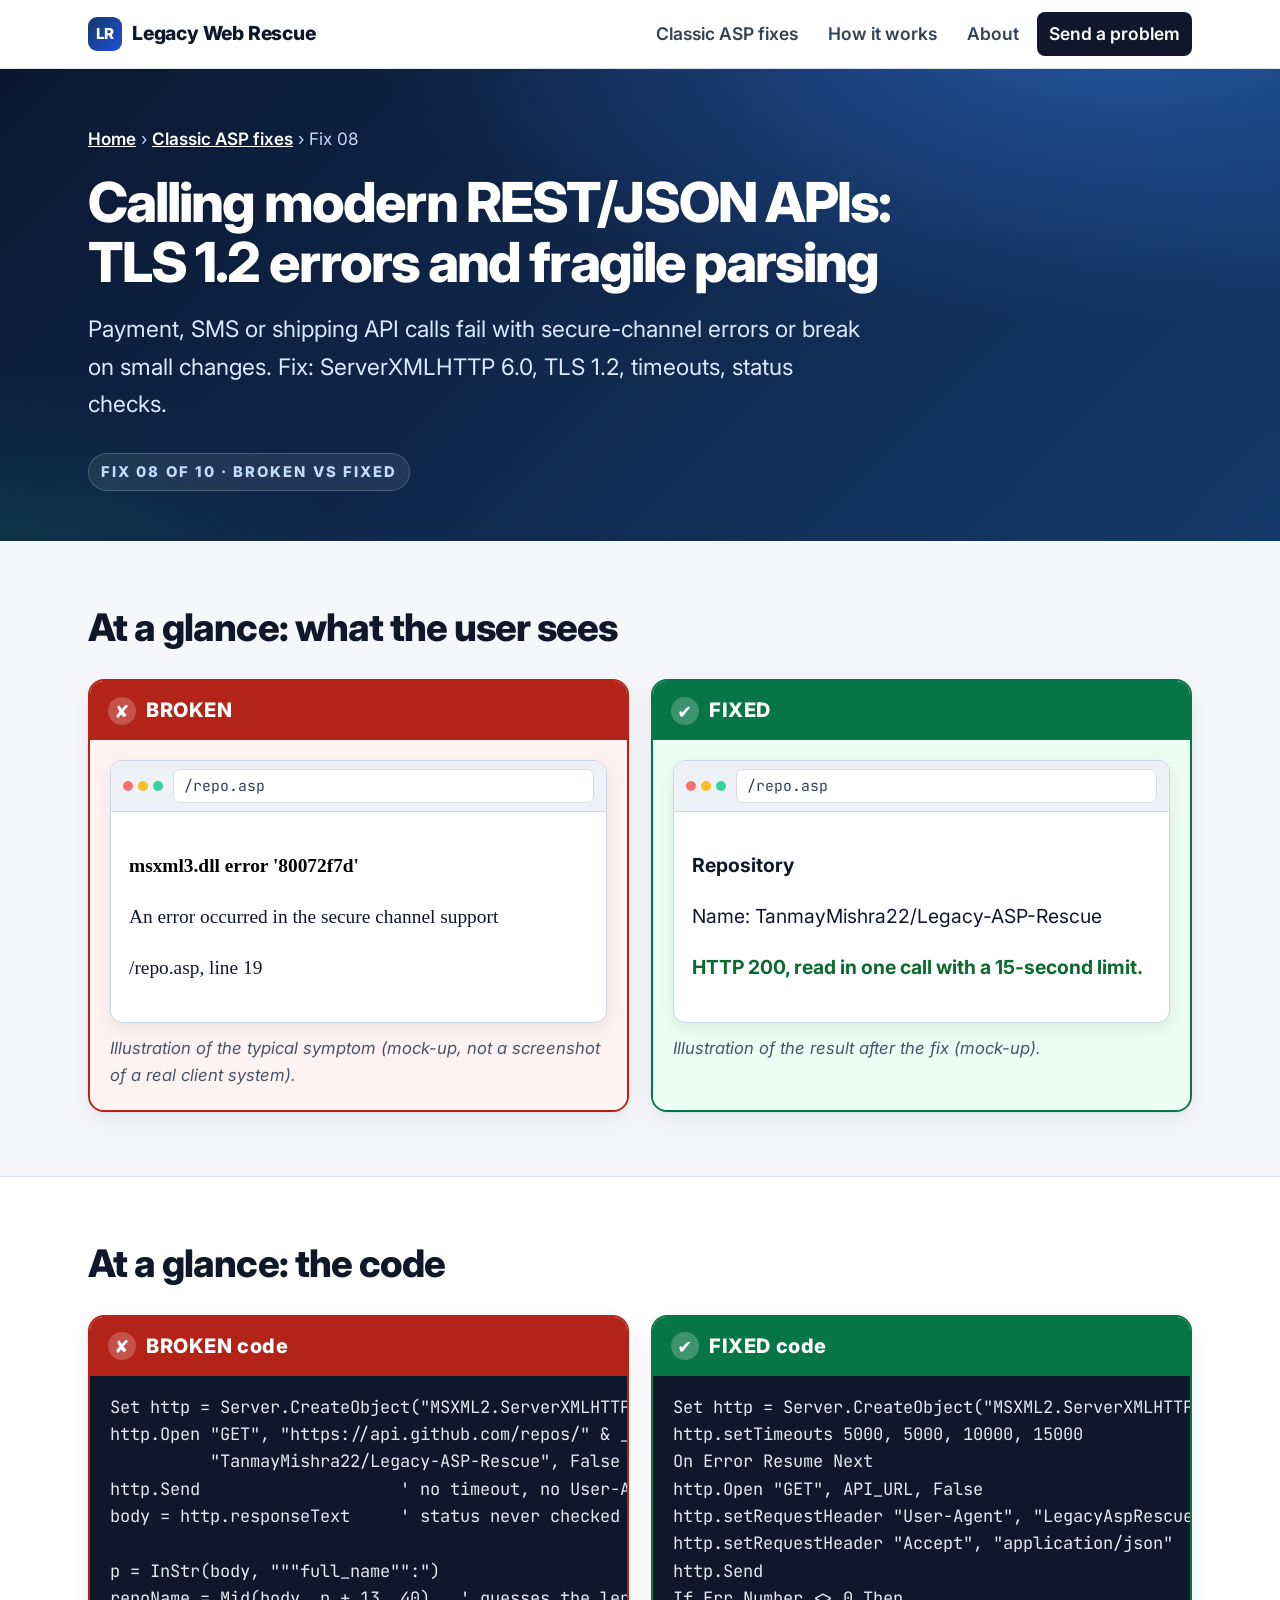
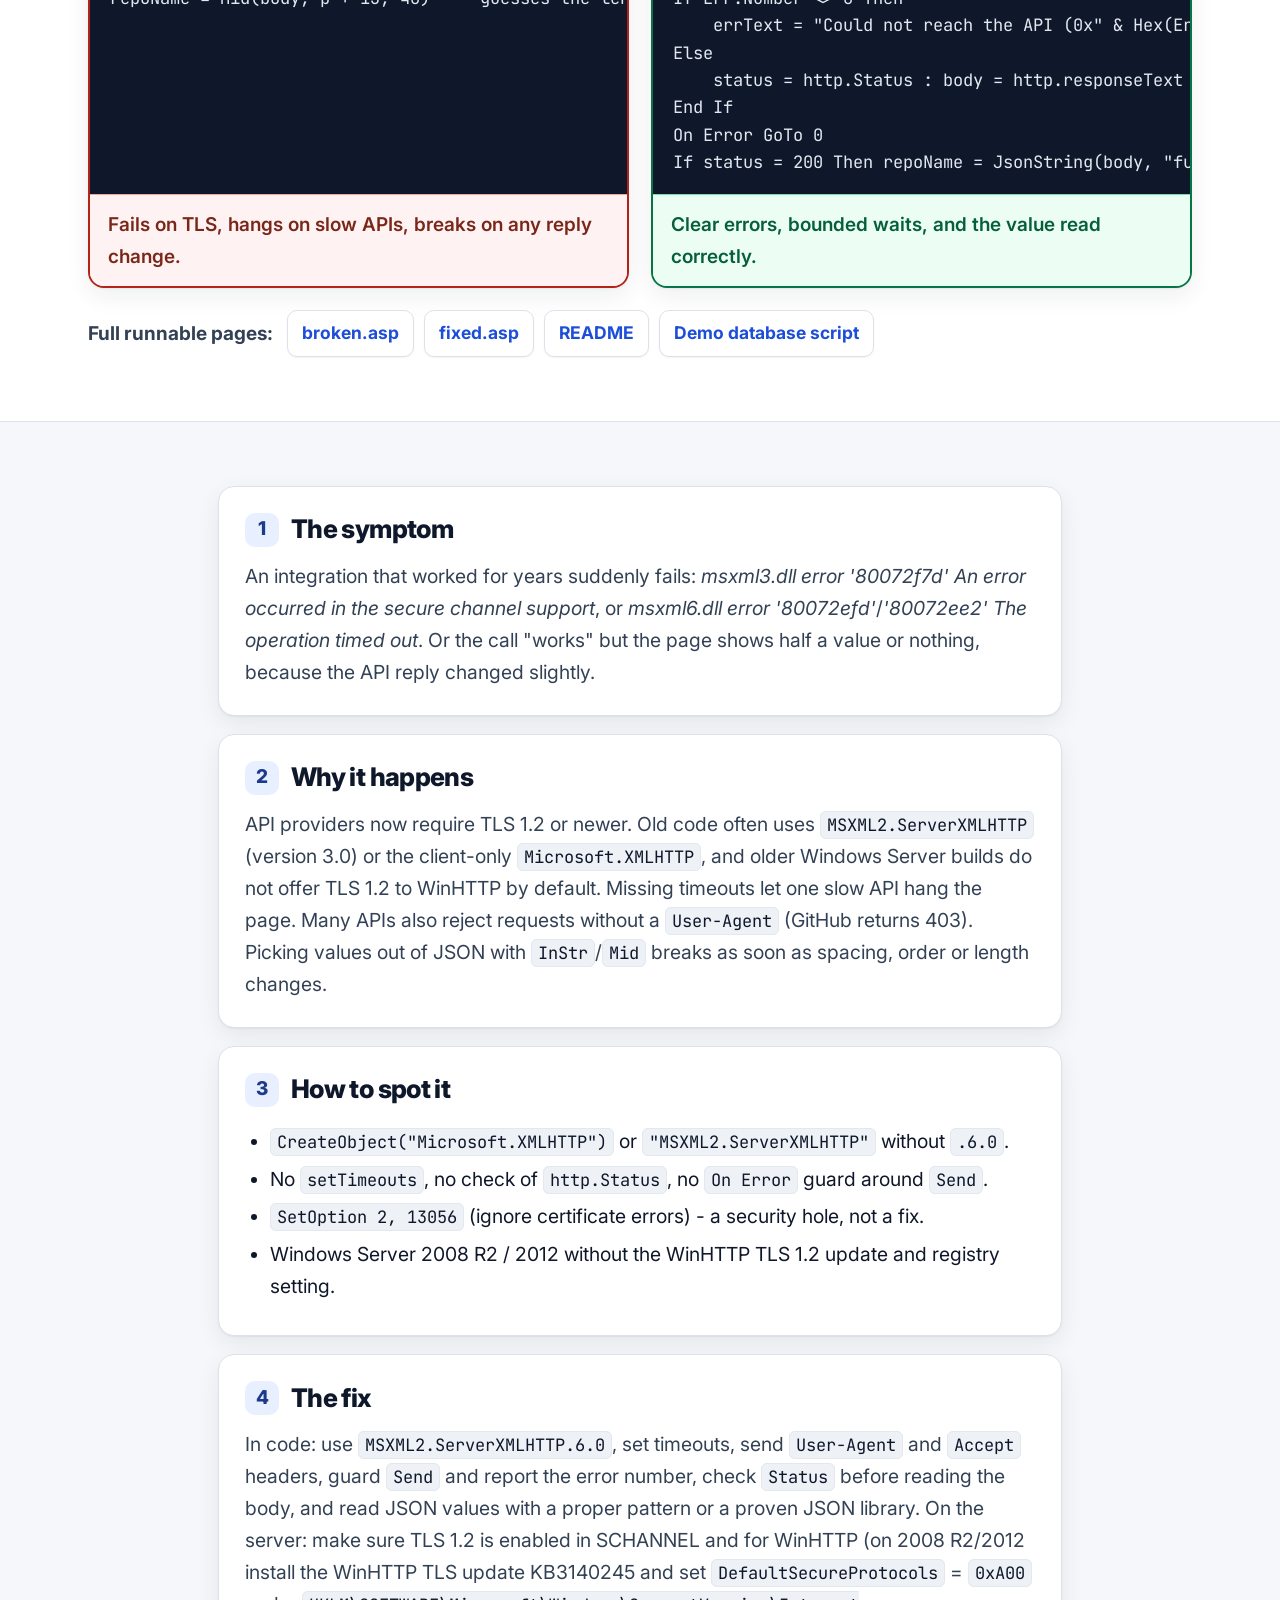
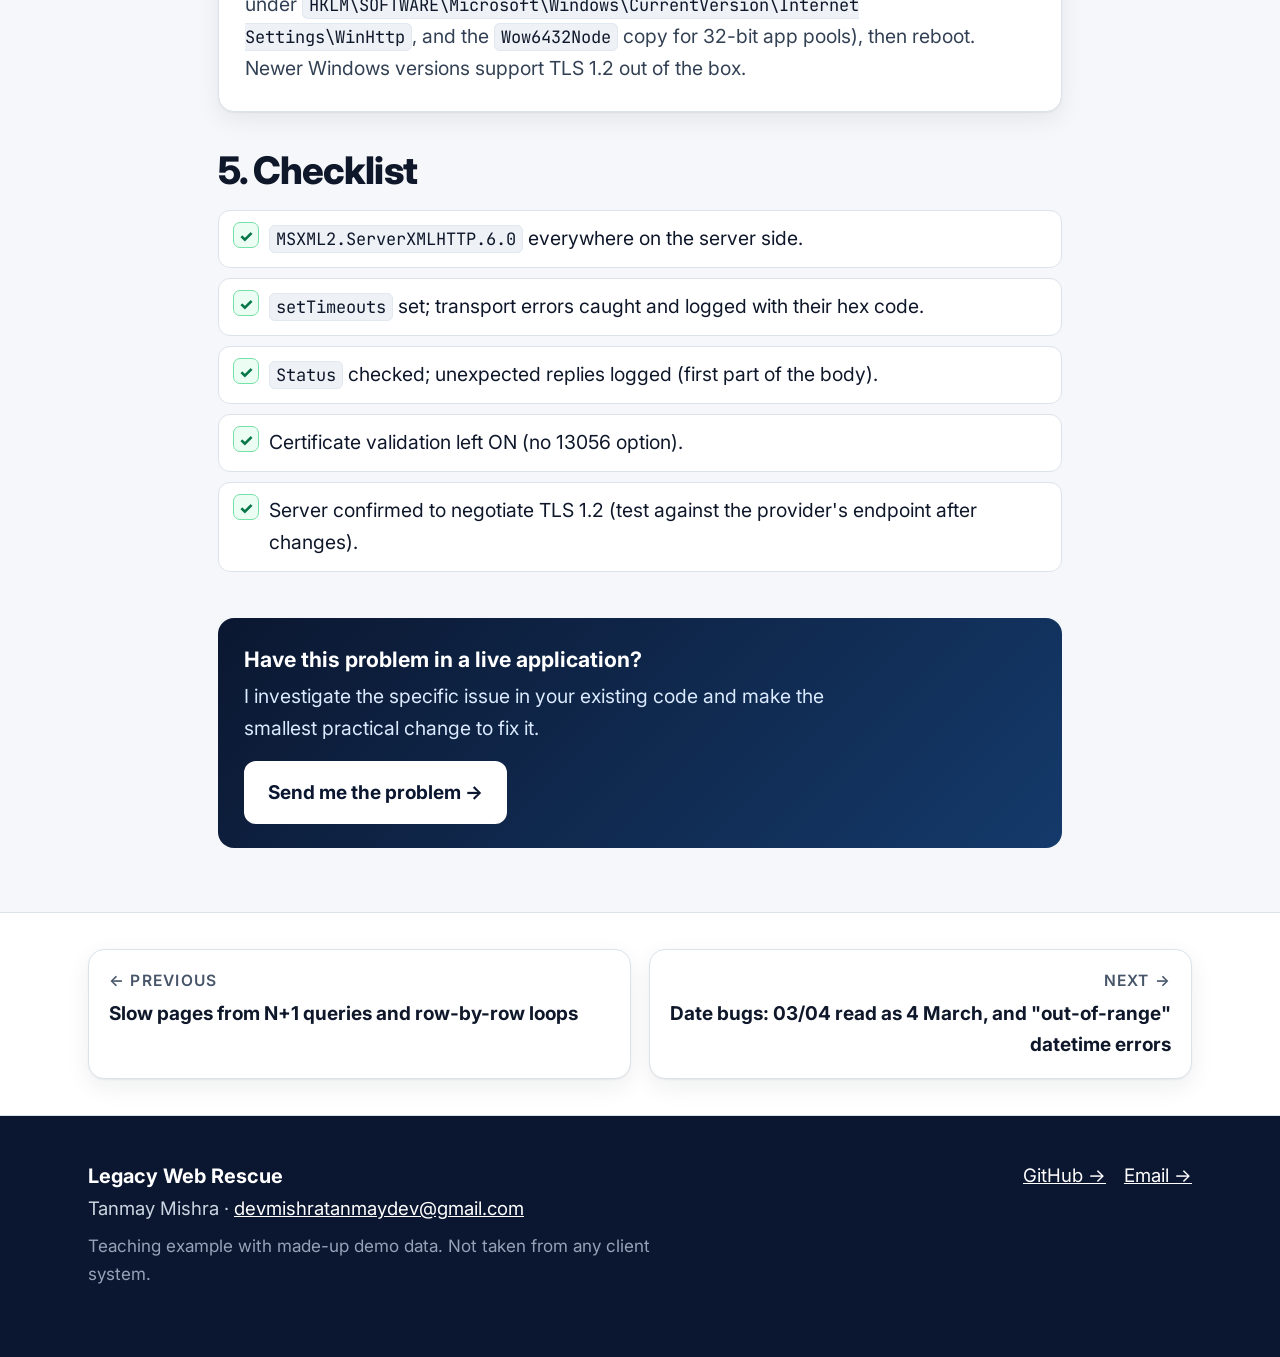
<file: examples/08-rest-api-tls12/index.html>
<!doctype html>
<html lang="en">
<head>
<meta charset="utf-8">
<meta name="viewport" content="width=device-width, initial-scale=1">
<title>Classic ASP fix 08: Calling modern REST/JSON APIs: TLS 1.2 errors and fragile parsing | Legacy Web Rescue</title>
<meta name="description" content="Payment, SMS or shipping API calls fail with secure-channel errors or break on small changes. Fix: ServerXMLHTTP 6.0, TLS 1.2, timeouts, status checks.">
<meta name="theme-color" content="#0b1730">
<link rel="preconnect" href="https://fonts.googleapis.com">
<link rel="preconnect" href="https://fonts.gstatic.com" crossorigin>
<link href="https://fonts.googleapis.com/css2?family=Inter:wght@400;600;700;800&family=JetBrains+Mono:wght@400;600&display=swap" rel="stylesheet">
<link rel="stylesheet" href="../assets/style.css">
</head>
<body>
<a class="skip" href="#main">Skip to content</a>
<nav class="nav" aria-label="Main"><div class="wrap">
  <a class="brand" href="../../"><span class="logo" aria-hidden="true">LR</span>Legacy Web Rescue</a>
  <ul>
    <li><a href="../../#fixes">Classic ASP fixes</a></li>
    <li><a href="../../#how">How it works</a></li>
    <li><a href="../../#about">About</a></li>
    <li><a class="btn-nav" href="mailto:devmishratanmaydev@gmail.com?subject=Legacy%20Web%20Problem">Send a problem</a></li>
  </ul>
</div></nav>

<header class="hero small"><div class="wrap">
  <p class="crumbs"><a href="../../">Home</a> &rsaquo; <a href="../">Classic ASP fixes</a> &rsaquo; Fix 08</p>
  <h1>Calling modern REST/JSON APIs: TLS 1.2 errors and fragile parsing</h1>
  <p class="lead">Payment, SMS or shipping API calls fail with secure-channel errors or break on small changes. Fix: ServerXMLHTTP 6.0, TLS 1.2, timeouts, status checks.</p>
  <div class="actions"><span class="eyebrow">Fix 08 of 10 &middot; Broken vs fixed</span></div>
</div></header>

<main id="main">
<section><div class="wrap">
  <div class="section-head"><h2>At a glance: what the user sees</h2></div>
  <div class="vs">
    <div class="panel bad"><div class="label"><span class="badge" aria-hidden="true">&#10008;</span>BROKEN</div>
      <div class="screen"><div class="browser"><div class="bar"><span class="dots" aria-hidden="true"><i></i><i></i><i></i></span><span class="addr">/repo.asp</span></div><div class="view"><div class="errbox"><p class="t">msxml3.dll error '80072f7d'</p><p>An error occurred in the secure channel support</p><p>/repo.asp, line 19</p></div></div></div>
      <p class="caption">Illustration of the typical symptom (mock-up, not a screenshot of a real client system).</p></div>
    </div>
    <div class="panel good"><div class="label"><span class="badge" aria-hidden="true">&#10004;</span>FIXED</div>
      <div class="screen"><div class="browser"><div class="bar"><span class="dots" aria-hidden="true"><i></i><i></i><i></i></span><span class="addr">/repo.asp</span></div><div class="view"><p><strong>Repository</strong></p><p>Name: TanmayMishra22/Legacy-ASP-Rescue</p>
<p style="color:#0a6b2d"><strong>HTTP 200, read in one call with a 15-second limit.</strong></p></div></div>
      <p class="caption">Illustration of the result after the fix (mock-up).</p></div>
    </div>
  </div>
</div></section>

<section class="alt"><div class="wrap">
  <div class="section-head"><h2>At a glance: the code</h2></div>
  <div class="vs">
    <div class="panel bad"><div class="label"><span class="badge" aria-hidden="true">&#10008;</span>BROKEN code</div><pre tabindex="0" aria-label="Broken code"><code>Set http = Server.CreateObject(&quot;MSXML2.ServerXMLHTTP&quot;)  &#x27; v3.0
http.Open &quot;GET&quot;, &quot;https://api.github.com/repos/&quot; &amp; _
          &quot;TanmayMishra22/Legacy-ASP-Rescue&quot;, False
http.Send                    &#x27; no timeout, no User-Agent
body = http.responseText     &#x27; status never checked

p = InStr(body, &quot;&quot;&quot;full_name&quot;&quot;:&quot;)
repoName = Mid(body, p + 13, 40)   &#x27; guesses the length</code></pre><div class="note">Fails on TLS, hangs on slow APIs, breaks on any reply change.</div></div>
    <div class="panel good"><div class="label"><span class="badge" aria-hidden="true">&#10004;</span>FIXED code</div><pre tabindex="0" aria-label="Fixed code"><code>Set http = Server.CreateObject(&quot;MSXML2.ServerXMLHTTP.6.0&quot;)
http.setTimeouts 5000, 5000, 10000, 15000
On Error Resume Next
http.Open &quot;GET&quot;, API_URL, False
http.setRequestHeader &quot;User-Agent&quot;, &quot;LegacyAspRescue-Demo/1.0&quot;
http.setRequestHeader &quot;Accept&quot;, &quot;application/json&quot;
http.Send
If Err.Number &lt;&gt; 0 Then
    errText = &quot;Could not reach the API (0x&quot; &amp; Hex(Err.Number) &amp; &quot;)&quot;
Else
    status = http.Status : body = http.responseText
End If
On Error GoTo 0
If status = 200 Then repoName = JsonString(body, &quot;full_name&quot;)</code></pre><div class="note">Clear errors, bounded waits, and the value read correctly.</div></div>
  </div>
  <div class="files"><span>Full runnable pages:</span><a href="https://github.com/TanmayMishra22/Legacy-ASP-Rescue/blob/main/examples/08-rest-api-tls12/broken.asp">broken.asp</a><a href="https://github.com/TanmayMishra22/Legacy-ASP-Rescue/blob/main/examples/08-rest-api-tls12/fixed.asp">fixed.asp</a><a href="https://github.com/TanmayMishra22/Legacy-ASP-Rescue/blob/main/examples/08-rest-api-tls12/README.md">README</a><a href="https://github.com/TanmayMishra22/Legacy-ASP-Rescue/blob/main/examples/assets/demo-db.sql">Demo database script</a></div>
</div></section>

<section><div class="wrap narrow explain">
  <div class="card"><h2><span class="n">1</span>The symptom</h2><p>An integration that worked for years suddenly fails: <em>msxml3.dll error '80072f7d' An error occurred in the secure channel support</em>, or <em>msxml6.dll error '80072efd'</em>/<em>'80072ee2' The operation timed out</em>. Or the call "works" but the page shows half a value or nothing, because the API reply changed slightly.</p></div>
  <div class="card"><h2><span class="n">2</span>Why it happens</h2><p>API providers now require TLS 1.2 or newer. Old code often uses <code>MSXML2.ServerXMLHTTP</code> (version 3.0) or the client-only <code>Microsoft.XMLHTTP</code>, and older Windows Server builds do not offer TLS 1.2 to WinHTTP by default. Missing timeouts let one slow API hang the page. Many APIs also reject requests without a <code>User-Agent</code> (GitHub returns 403). Picking values out of JSON with <code>InStr</code>/<code>Mid</code> breaks as soon as spacing, order or length changes.</p></div>
  <div class="card"><h2><span class="n">3</span>How to spot it</h2><ul><li><code>CreateObject("Microsoft.XMLHTTP")</code> or <code>"MSXML2.ServerXMLHTTP"</code> without <code>.6.0</code>.</li><li>No <code>setTimeouts</code>, no check of <code>http.Status</code>, no <code>On Error</code> guard around <code>Send</code>.</li><li><code>SetOption 2, 13056</code> (ignore certificate errors) - a security hole, not a fix.</li><li>Windows Server 2008 R2 / 2012 without the WinHTTP TLS 1.2 update and registry setting.</li></ul></div>
  <div class="card"><h2><span class="n">4</span>The fix</h2><p>In code: use <code>MSXML2.ServerXMLHTTP.6.0</code>, set timeouts, send <code>User-Agent</code> and <code>Accept</code> headers, guard <code>Send</code> and report the error number, check <code>Status</code> before reading the body, and read JSON values with a proper pattern or a proven JSON library. On the server: make sure TLS 1.2 is enabled in SCHANNEL and for WinHTTP (on 2008 R2/2012 install the WinHTTP TLS update KB3140245 and set <code>DefaultSecureProtocols</code> = <code>0xA00</code> under <code>HKLM\SOFTWARE\Microsoft\Windows\CurrentVersion\Internet Settings\WinHttp</code>, and the <code>Wow6432Node</code> copy for 32-bit app pools), then reboot. Newer Windows versions support TLS 1.2 out of the box.</p></div>
  <div><h2 style="margin:18px 0 16px">5. Checklist</h2><ul class="check"><li><code>MSXML2.ServerXMLHTTP.6.0</code> everywhere on the server side.</li><li><code>setTimeouts</code> set; transport errors caught and logged with their hex code.</li><li><code>Status</code> checked; unexpected replies logged (first part of the body).</li><li>Certificate validation left ON (no 13056 option).</li><li>Server confirmed to negotiate TLS 1.2 (test against the provider's endpoint after changes).</li></ul></div>
  <div class="callout"><p><strong>Have this problem in a live application?</strong>I investigate the specific issue in your existing code and make the smallest practical change to fix it.</p>
    <a class="btn btn-primary" href="mailto:devmishratanmaydev@gmail.com?subject=Classic%20ASP%20problem%3A%2008-rest-api-tls12">Send me the problem &rarr;</a></div>
</div></section>

<section class="alt" style="padding:36px 0"><div class="wrap"><div class="pager"><a class="prev" href="../07-n-plus-1-slow-pages/"><small>&larr; Previous</small>Slow pages from N+1 queries and row-by-row loops</a><a class="next" href="../09-dates-locale/"><small>Next &rarr;</small>Date bugs: 03/04 read as 4 March, and &quot;out-of-range&quot; datetime errors</a></div></div></section>
</main>
<footer><div class="wrap">
  <div><strong>Legacy Web Rescue</strong><br>Tanmay Mishra &middot; <a href="mailto:devmishratanmaydev@gmail.com">devmishratanmaydev@gmail.com</a>
  <p class="small">Teaching example with made-up demo data. Not taken from any client system.</p></div>
  <div class="links"><a href="https://github.com/TanmayMishra22" target="_blank" rel="noopener">GitHub &rarr;</a><a href="mailto:devmishratanmaydev@gmail.com?subject=Legacy%20Web%20Problem">Email &rarr;</a></div>
</div></footer>
</body>
</html>
</file>
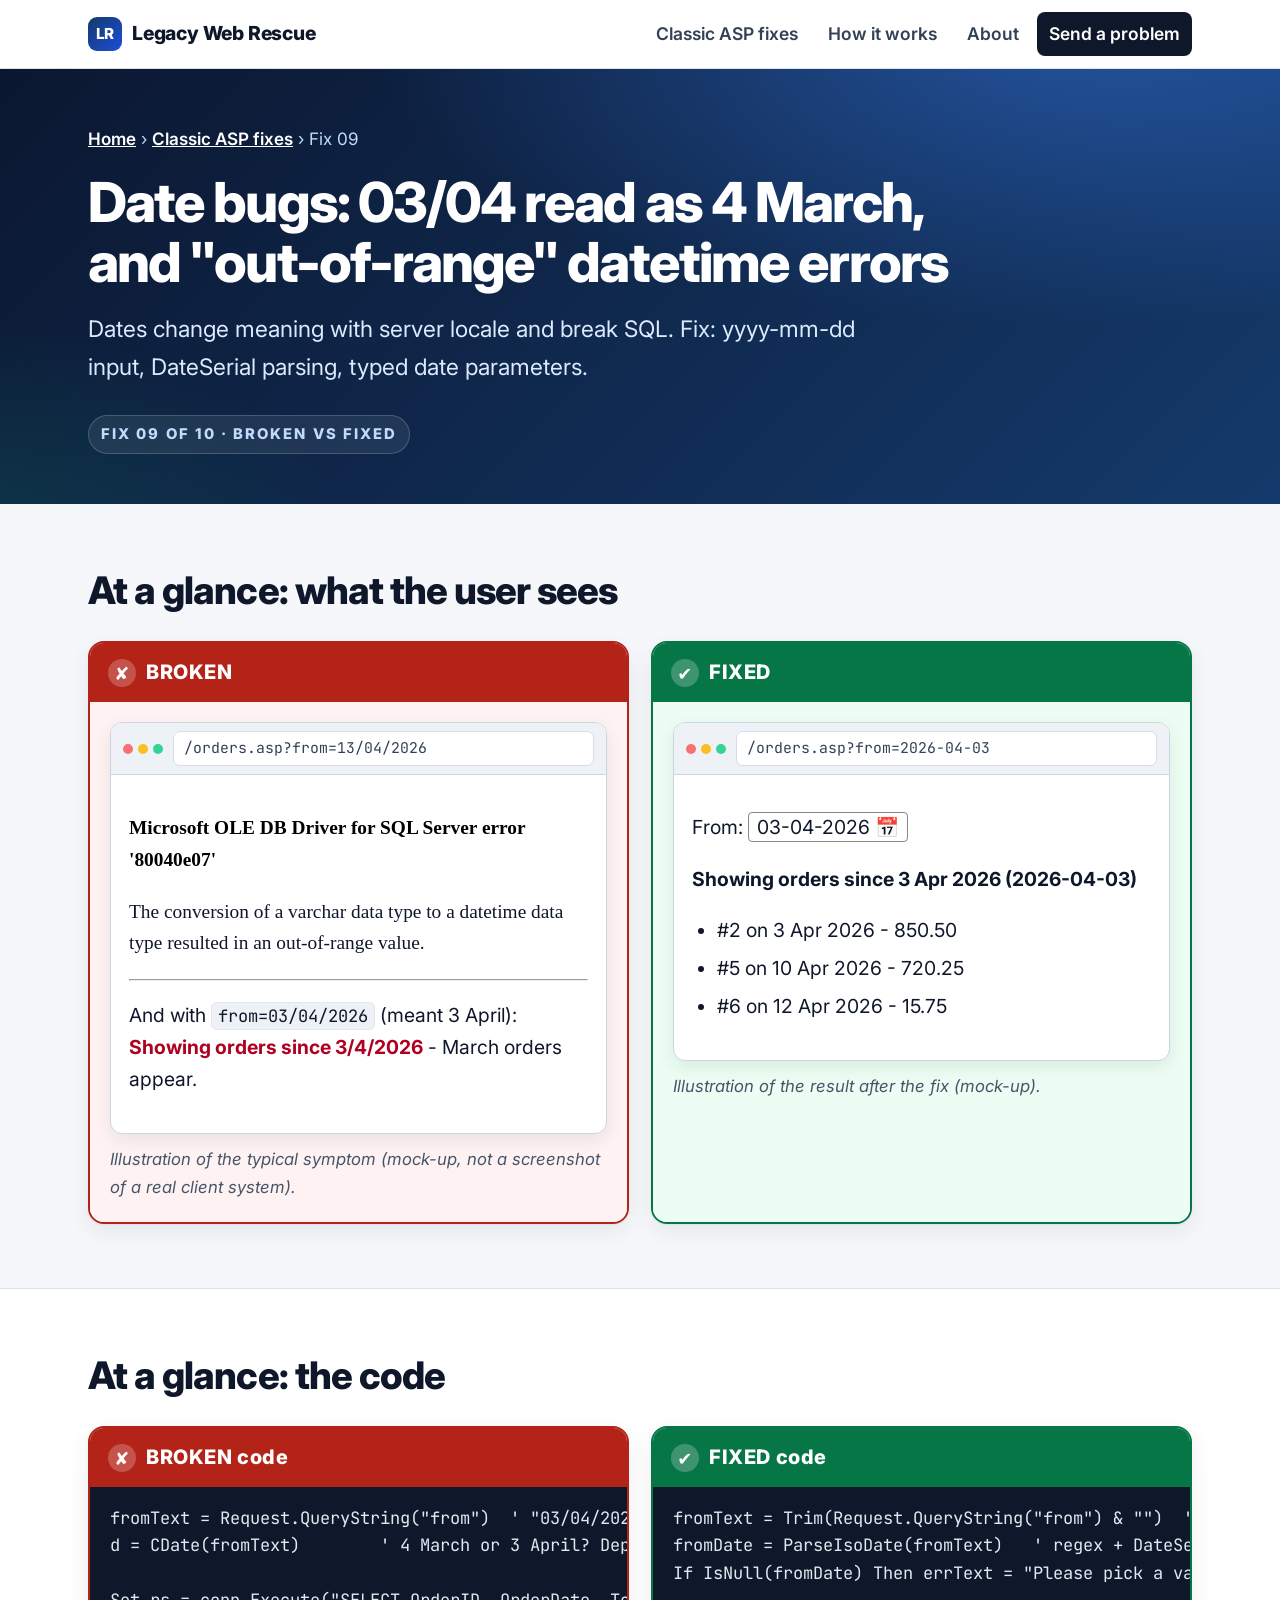
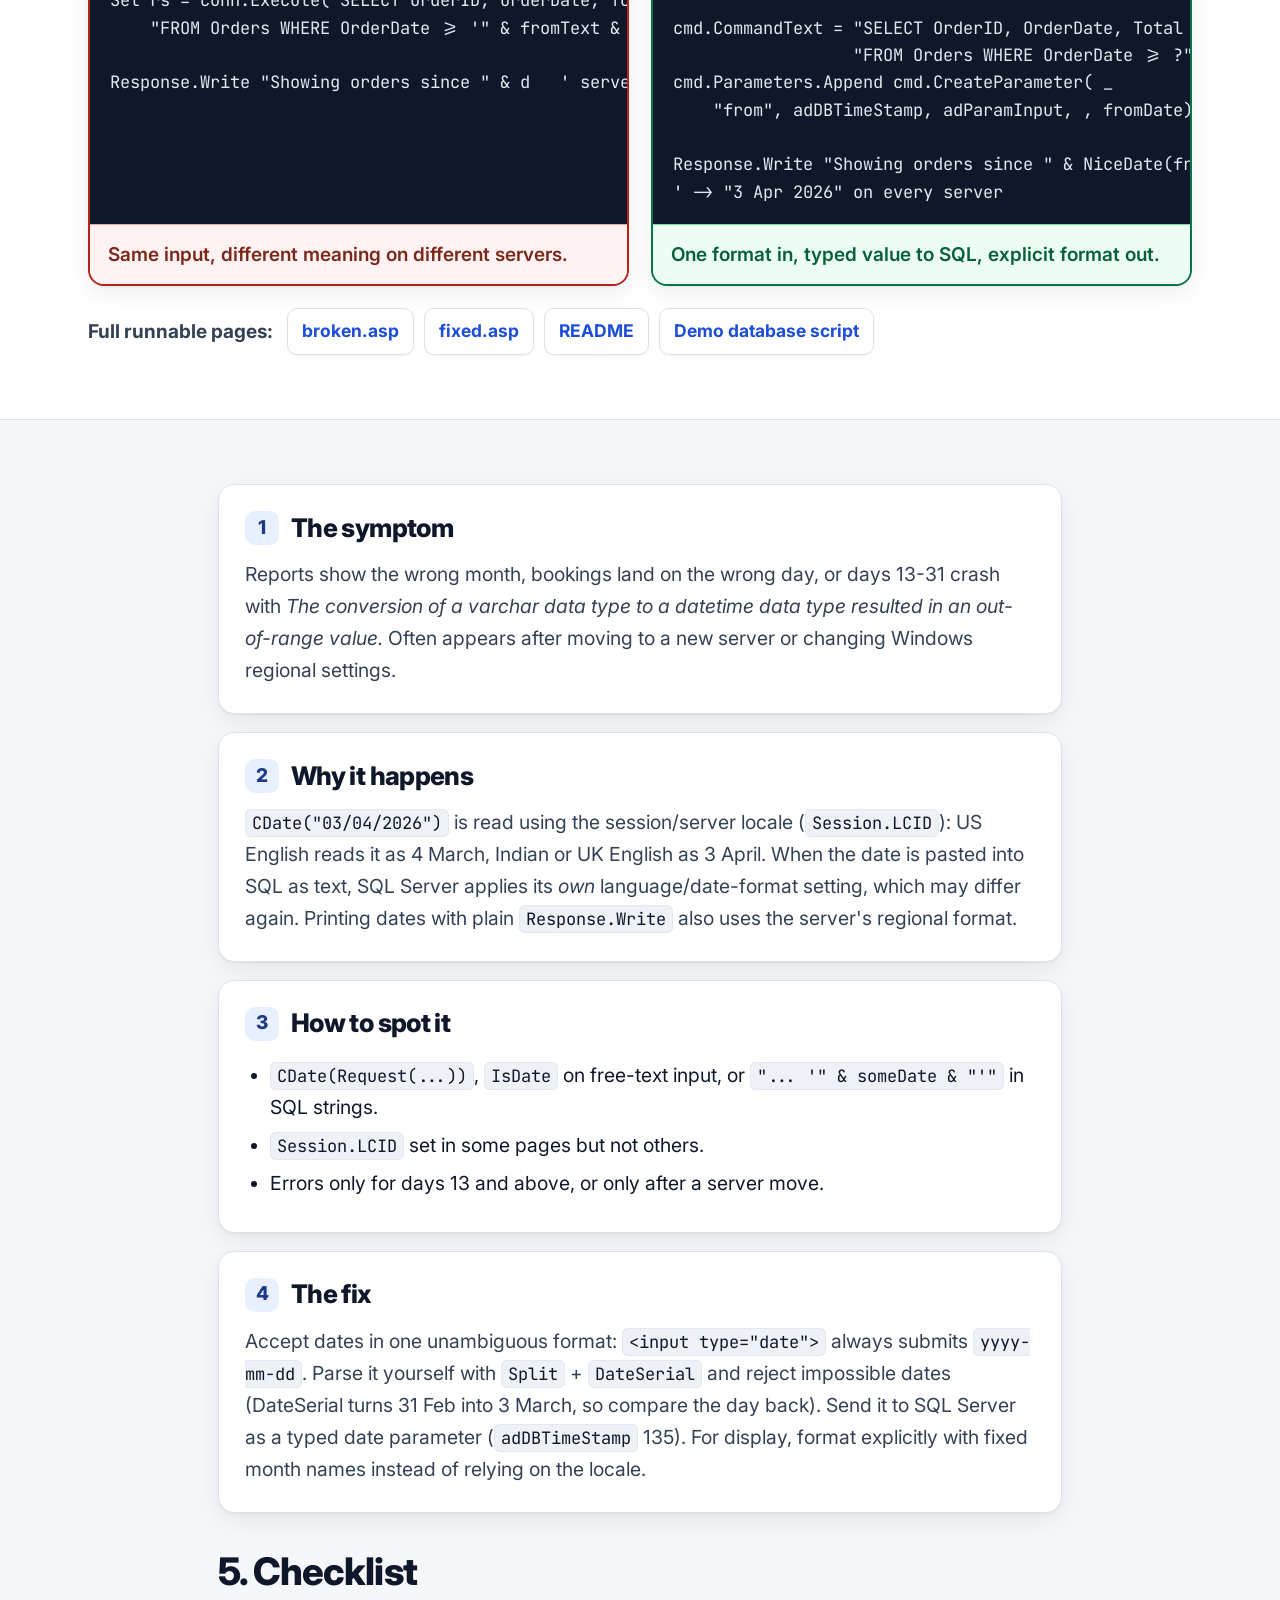
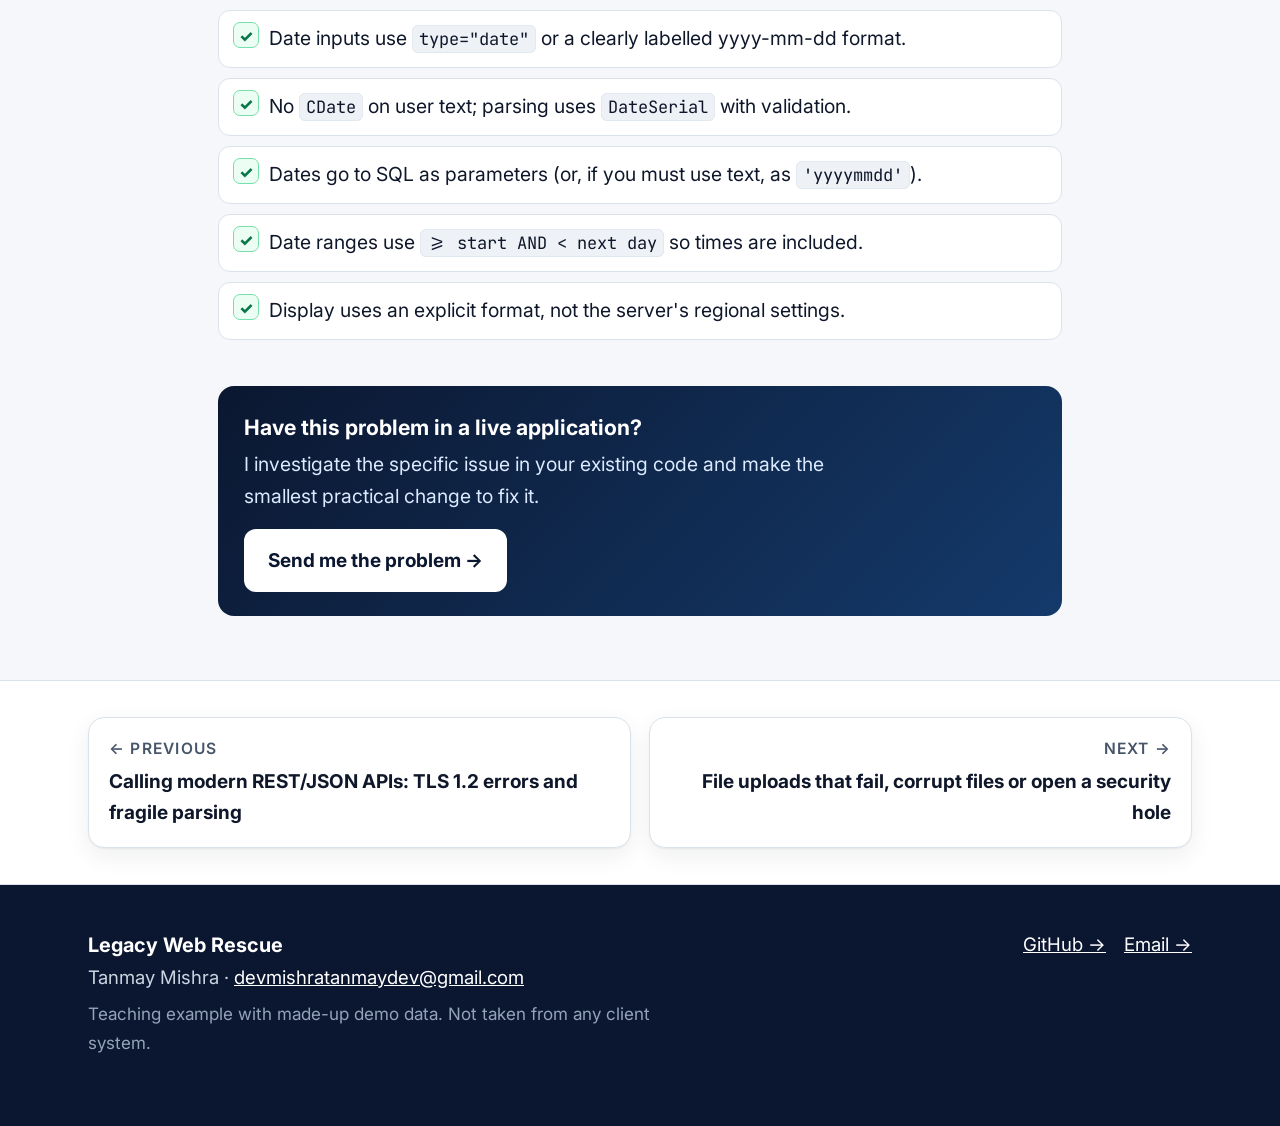
<file: examples/09-dates-locale/index.html>
<!doctype html>
<html lang="en">
<head>
<meta charset="utf-8">
<meta name="viewport" content="width=device-width, initial-scale=1">
<title>Classic ASP fix 09: Date bugs: 03/04 read as 4 March, and &quot;out-of-range&quot; datetime errors | Legacy Web Rescue</title>
<meta name="description" content="Dates change meaning with server locale and break SQL. Fix: yyyy-mm-dd input, DateSerial parsing, typed date parameters.">
<meta name="theme-color" content="#0b1730">
<link rel="preconnect" href="https://fonts.googleapis.com">
<link rel="preconnect" href="https://fonts.gstatic.com" crossorigin>
<link href="https://fonts.googleapis.com/css2?family=Inter:wght@400;600;700;800&family=JetBrains+Mono:wght@400;600&display=swap" rel="stylesheet">
<link rel="stylesheet" href="../assets/style.css">
</head>
<body>
<a class="skip" href="#main">Skip to content</a>
<nav class="nav" aria-label="Main"><div class="wrap">
  <a class="brand" href="../../"><span class="logo" aria-hidden="true">LR</span>Legacy Web Rescue</a>
  <ul>
    <li><a href="../../#fixes">Classic ASP fixes</a></li>
    <li><a href="../../#how">How it works</a></li>
    <li><a href="../../#about">About</a></li>
    <li><a class="btn-nav" href="mailto:devmishratanmaydev@gmail.com?subject=Legacy%20Web%20Problem">Send a problem</a></li>
  </ul>
</div></nav>

<header class="hero small"><div class="wrap">
  <p class="crumbs"><a href="../../">Home</a> &rsaquo; <a href="../">Classic ASP fixes</a> &rsaquo; Fix 09</p>
  <h1>Date bugs: 03/04 read as 4 March, and "out-of-range" datetime errors</h1>
  <p class="lead">Dates change meaning with server locale and break SQL. Fix: yyyy-mm-dd input, DateSerial parsing, typed date parameters.</p>
  <div class="actions"><span class="eyebrow">Fix 09 of 10 &middot; Broken vs fixed</span></div>
</div></header>

<main id="main">
<section><div class="wrap">
  <div class="section-head"><h2>At a glance: what the user sees</h2></div>
  <div class="vs">
    <div class="panel bad"><div class="label"><span class="badge" aria-hidden="true">&#10008;</span>BROKEN</div>
      <div class="screen"><div class="browser"><div class="bar"><span class="dots" aria-hidden="true"><i></i><i></i><i></i></span><span class="addr">/orders.asp?from=13/04/2026</span></div><div class="view"><div class="errbox"><p class="t">Microsoft OLE DB Driver for SQL Server error '80040e07'</p><p>The conversion of a varchar data type to a datetime data type resulted in an out-of-range value.</p></div>
<hr><p>And with <code>from=03/04/2026</code> (meant 3 April):<br><strong style="color:#b00020">Showing orders since 3/4/2026</strong> - March orders appear.</p></div></div>
      <p class="caption">Illustration of the typical symptom (mock-up, not a screenshot of a real client system).</p></div>
    </div>
    <div class="panel good"><div class="label"><span class="badge" aria-hidden="true">&#10004;</span>FIXED</div>
      <div class="screen"><div class="browser"><div class="bar"><span class="dots" aria-hidden="true"><i></i><i></i><i></i></span><span class="addr">/orders.asp?from=2026-04-03</span></div><div class="view"><p>From: <span style="border:1px solid #888;padding:2px 8px;border-radius:4px">03-04-2026 &#128197;</span></p>
<p><strong>Showing orders since 3 Apr 2026 (2026-04-03)</strong></p>
<ul><li>#2 on 3 Apr 2026 - 850.50</li><li>#5 on 10 Apr 2026 - 720.25</li><li>#6 on 12 Apr 2026 - 15.75</li></ul></div></div>
      <p class="caption">Illustration of the result after the fix (mock-up).</p></div>
    </div>
  </div>
</div></section>

<section class="alt"><div class="wrap">
  <div class="section-head"><h2>At a glance: the code</h2></div>
  <div class="vs">
    <div class="panel bad"><div class="label"><span class="badge" aria-hidden="true">&#10008;</span>BROKEN code</div><pre tabindex="0" aria-label="Broken code"><code>fromText = Request.QueryString(&quot;from&quot;)  &#x27; &quot;03/04/2026&quot;
d = CDate(fromText)        &#x27; 4 March or 3 April? Depends on LCID

Set rs = conn.Execute(&quot;SELECT OrderID, OrderDate, Total &quot; &amp; _
    &quot;FROM Orders WHERE OrderDate &gt;= &#x27;&quot; &amp; fromText &amp; &quot;&#x27;&quot;)

Response.Write &quot;Showing orders since &quot; &amp; d   &#x27; server format</code></pre><div class="note">Same input, different meaning on different servers.</div></div>
    <div class="panel good"><div class="label"><span class="badge" aria-hidden="true">&#10004;</span>FIXED code</div><pre tabindex="0" aria-label="Fixed code"><code>fromText = Trim(Request.QueryString(&quot;from&quot;) &amp; &quot;&quot;)  &#x27; &quot;2026-04-03&quot;
fromDate = ParseIsoDate(fromText)   &#x27; regex + DateSerial + day check
If IsNull(fromDate) Then errText = &quot;Please pick a valid date.&quot;

cmd.CommandText = &quot;SELECT OrderID, OrderDate, Total &quot; &amp; _
                  &quot;FROM Orders WHERE OrderDate &gt;= ?&quot;
cmd.Parameters.Append cmd.CreateParameter( _
    &quot;from&quot;, adDBTimeStamp, adParamInput, , fromDate)   &#x27; 135

Response.Write &quot;Showing orders since &quot; &amp; NiceDate(fromDate)
&#x27; -&gt; &quot;3 Apr 2026&quot; on every server</code></pre><div class="note">One format in, typed value to SQL, explicit format out.</div></div>
  </div>
  <div class="files"><span>Full runnable pages:</span><a href="https://github.com/TanmayMishra22/Legacy-ASP-Rescue/blob/main/examples/09-dates-locale/broken.asp">broken.asp</a><a href="https://github.com/TanmayMishra22/Legacy-ASP-Rescue/blob/main/examples/09-dates-locale/fixed.asp">fixed.asp</a><a href="https://github.com/TanmayMishra22/Legacy-ASP-Rescue/blob/main/examples/09-dates-locale/README.md">README</a><a href="https://github.com/TanmayMishra22/Legacy-ASP-Rescue/blob/main/examples/assets/demo-db.sql">Demo database script</a></div>
</div></section>

<section><div class="wrap narrow explain">
  <div class="card"><h2><span class="n">1</span>The symptom</h2><p>Reports show the wrong month, bookings land on the wrong day, or days 13-31 crash with <em>The conversion of a varchar data type to a datetime data type resulted in an out-of-range value.</em> Often appears after moving to a new server or changing Windows regional settings.</p></div>
  <div class="card"><h2><span class="n">2</span>Why it happens</h2><p><code>CDate("03/04/2026")</code> is read using the session/server locale (<code>Session.LCID</code>): US English reads it as 4 March, Indian or UK English as 3 April. When the date is pasted into SQL as text, SQL Server applies its <em>own</em> language/date-format setting, which may differ again. Printing dates with plain <code>Response.Write</code> also uses the server's regional format.</p></div>
  <div class="card"><h2><span class="n">3</span>How to spot it</h2><ul><li><code>CDate(Request(...))</code>, <code>IsDate</code> on free-text input, or <code>"... '" &amp; someDate &amp; "'"</code> in SQL strings.</li><li><code>Session.LCID</code> set in some pages but not others.</li><li>Errors only for days 13 and above, or only after a server move.</li></ul></div>
  <div class="card"><h2><span class="n">4</span>The fix</h2><p>Accept dates in one unambiguous format: <code>&lt;input type="date"&gt;</code> always submits <code>yyyy-mm-dd</code>. Parse it yourself with <code>Split</code> + <code>DateSerial</code> and reject impossible dates (DateSerial turns 31 Feb into 3 March, so compare the day back). Send it to SQL Server as a typed date parameter (<code>adDBTimeStamp</code> 135). For display, format explicitly with fixed month names instead of relying on the locale.</p></div>
  <div><h2 style="margin:18px 0 16px">5. Checklist</h2><ul class="check"><li>Date inputs use <code>type="date"</code> or a clearly labelled yyyy-mm-dd format.</li><li>No <code>CDate</code> on user text; parsing uses <code>DateSerial</code> with validation.</li><li>Dates go to SQL as parameters (or, if you must use text, as <code>'yyyymmdd'</code>).</li><li>Date ranges use <code>&gt;= start AND &lt; next day</code> so times are included.</li><li>Display uses an explicit format, not the server's regional settings.</li></ul></div>
  <div class="callout"><p><strong>Have this problem in a live application?</strong>I investigate the specific issue in your existing code and make the smallest practical change to fix it.</p>
    <a class="btn btn-primary" href="mailto:devmishratanmaydev@gmail.com?subject=Classic%20ASP%20problem%3A%2009-dates-locale">Send me the problem &rarr;</a></div>
</div></section>

<section class="alt" style="padding:36px 0"><div class="wrap"><div class="pager"><a class="prev" href="../08-rest-api-tls12/"><small>&larr; Previous</small>Calling modern REST/JSON APIs: TLS 1.2 errors and fragile parsing</a><a class="next" href="../10-file-upload/"><small>Next &rarr;</small>File uploads that fail, corrupt files or open a security hole</a></div></div></section>
</main>
<footer><div class="wrap">
  <div><strong>Legacy Web Rescue</strong><br>Tanmay Mishra &middot; <a href="mailto:devmishratanmaydev@gmail.com">devmishratanmaydev@gmail.com</a>
  <p class="small">Teaching example with made-up demo data. Not taken from any client system.</p></div>
  <div class="links"><a href="https://github.com/TanmayMishra22" target="_blank" rel="noopener">GitHub &rarr;</a><a href="mailto:devmishratanmaydev@gmail.com?subject=Legacy%20Web%20Problem">Email &rarr;</a></div>
</div></footer>
</body>
</html>
</file>
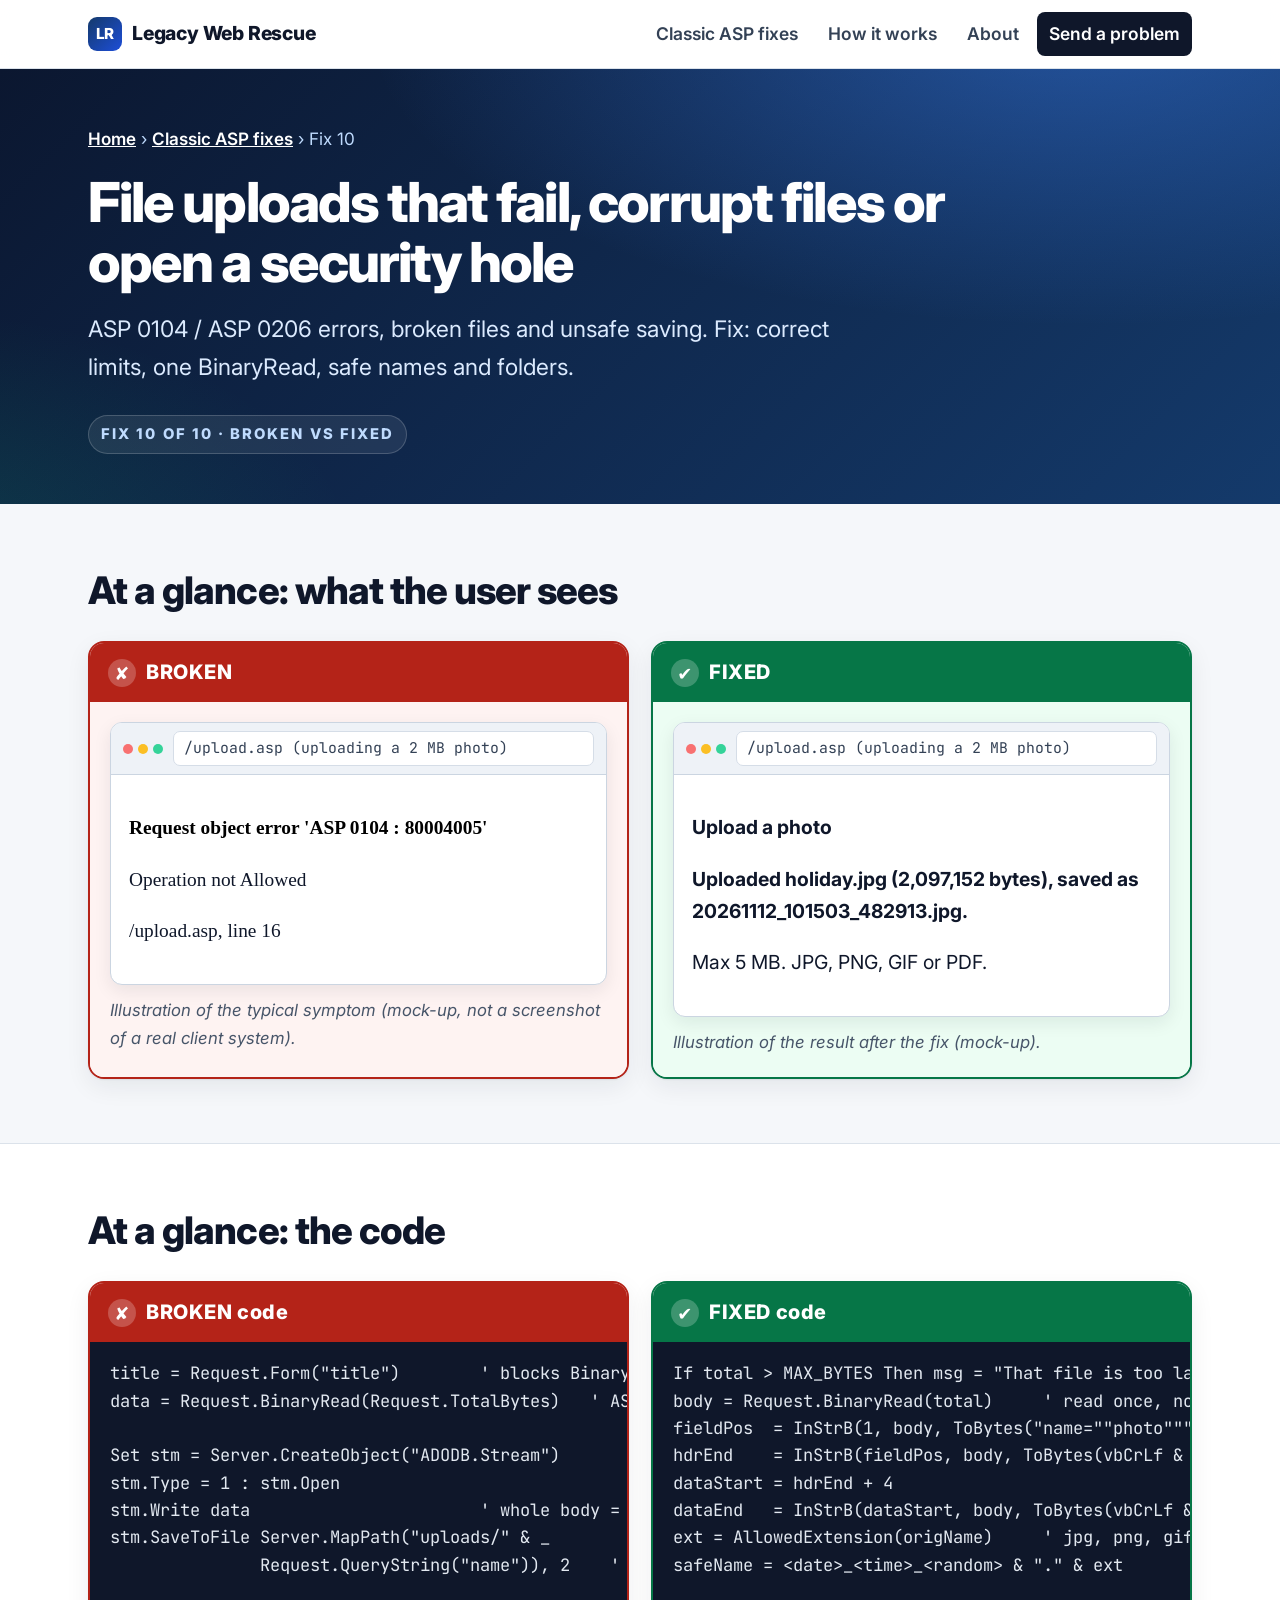
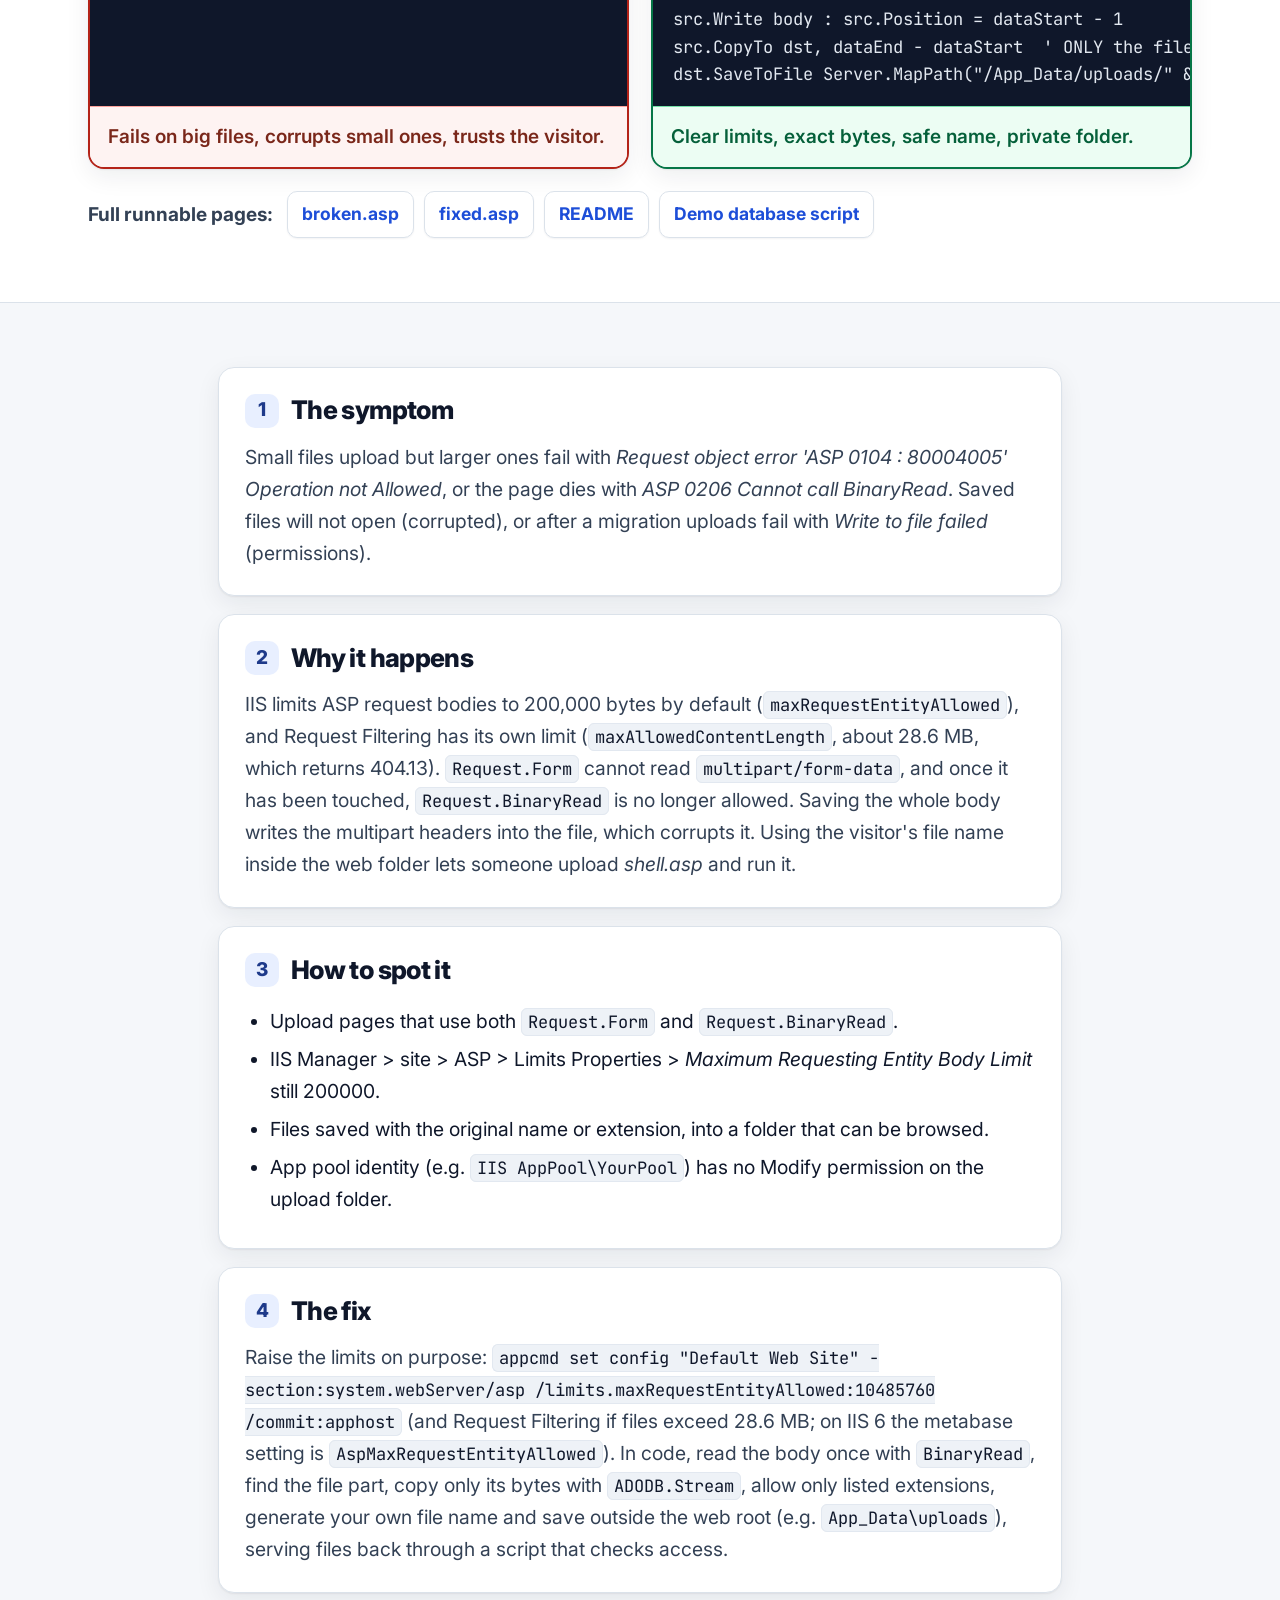
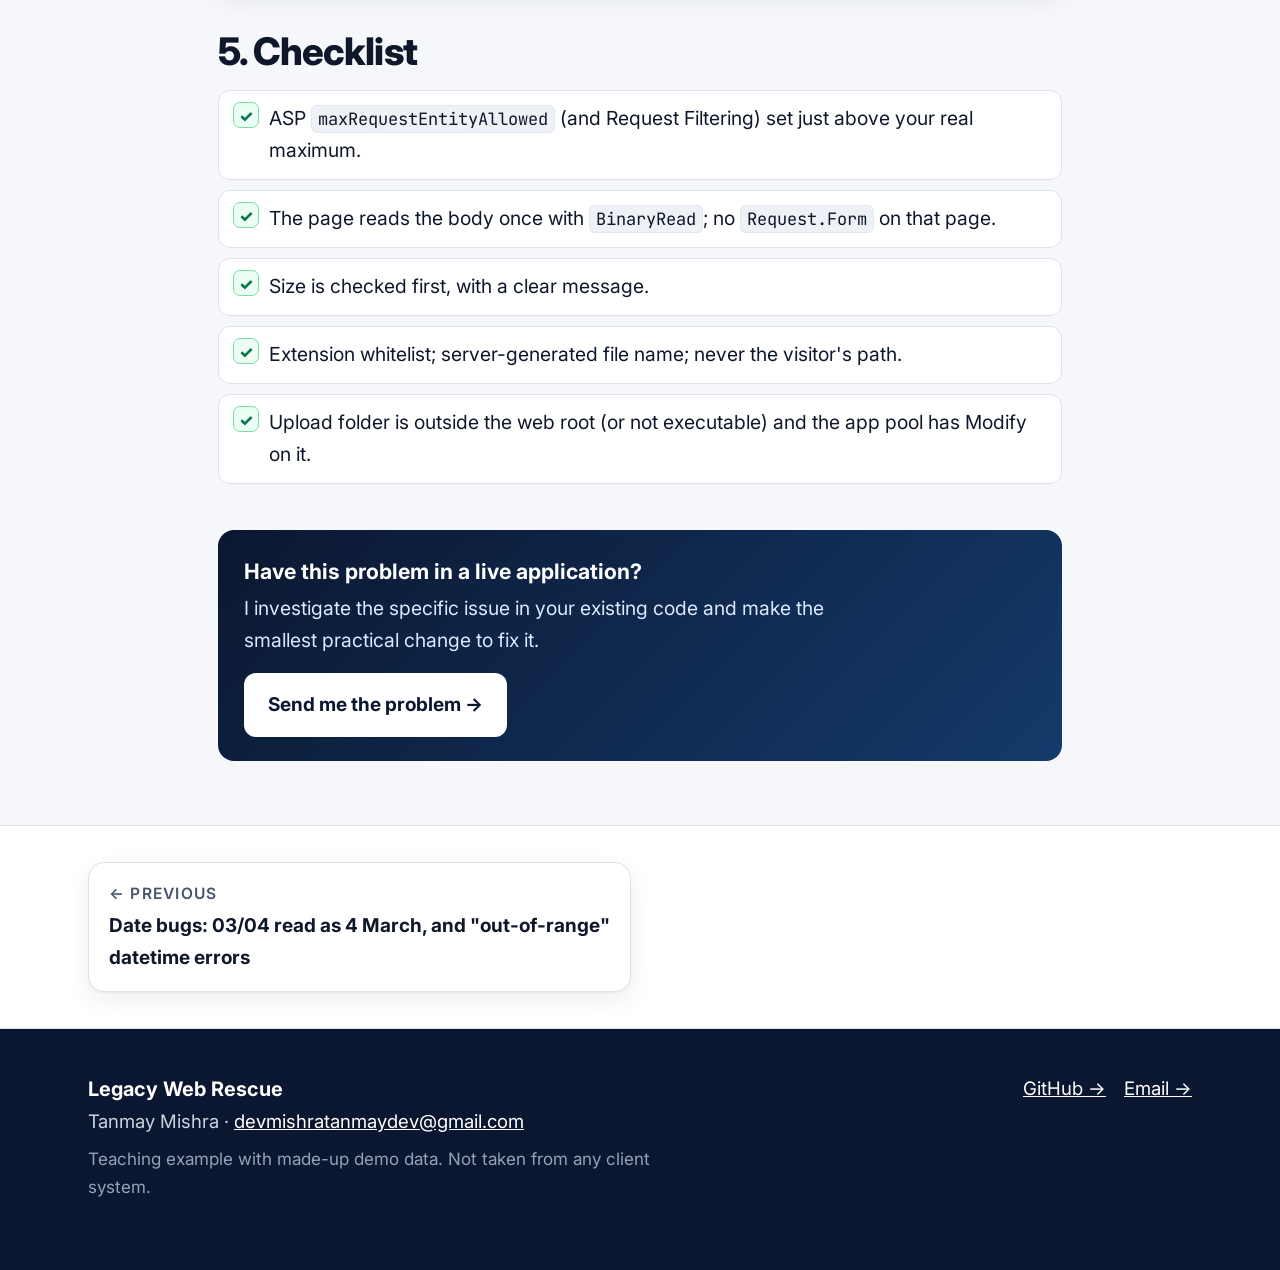
<file: examples/10-file-upload/index.html>
<!doctype html>
<html lang="en">
<head>
<meta charset="utf-8">
<meta name="viewport" content="width=device-width, initial-scale=1">
<title>Classic ASP fix 10: File uploads that fail, corrupt files or open a security hole | Legacy Web Rescue</title>
<meta name="description" content="ASP 0104 / ASP 0206 errors, broken files and unsafe saving. Fix: correct limits, one BinaryRead, safe names and folders.">
<meta name="theme-color" content="#0b1730">
<link rel="preconnect" href="https://fonts.googleapis.com">
<link rel="preconnect" href="https://fonts.gstatic.com" crossorigin>
<link href="https://fonts.googleapis.com/css2?family=Inter:wght@400;600;700;800&family=JetBrains+Mono:wght@400;600&display=swap" rel="stylesheet">
<link rel="stylesheet" href="../assets/style.css">
</head>
<body>
<a class="skip" href="#main">Skip to content</a>
<nav class="nav" aria-label="Main"><div class="wrap">
  <a class="brand" href="../../"><span class="logo" aria-hidden="true">LR</span>Legacy Web Rescue</a>
  <ul>
    <li><a href="../../#fixes">Classic ASP fixes</a></li>
    <li><a href="../../#how">How it works</a></li>
    <li><a href="../../#about">About</a></li>
    <li><a class="btn-nav" href="mailto:devmishratanmaydev@gmail.com?subject=Legacy%20Web%20Problem">Send a problem</a></li>
  </ul>
</div></nav>

<header class="hero small"><div class="wrap">
  <p class="crumbs"><a href="../../">Home</a> &rsaquo; <a href="../">Classic ASP fixes</a> &rsaquo; Fix 10</p>
  <h1>File uploads that fail, corrupt files or open a security hole</h1>
  <p class="lead">ASP 0104 / ASP 0206 errors, broken files and unsafe saving. Fix: correct limits, one BinaryRead, safe names and folders.</p>
  <div class="actions"><span class="eyebrow">Fix 10 of 10 &middot; Broken vs fixed</span></div>
</div></header>

<main id="main">
<section><div class="wrap">
  <div class="section-head"><h2>At a glance: what the user sees</h2></div>
  <div class="vs">
    <div class="panel bad"><div class="label"><span class="badge" aria-hidden="true">&#10008;</span>BROKEN</div>
      <div class="screen"><div class="browser"><div class="bar"><span class="dots" aria-hidden="true"><i></i><i></i><i></i></span><span class="addr">/upload.asp   (uploading a 2 MB photo)</span></div><div class="view"><div class="errbox"><p class="t">Request object error 'ASP 0104 : 80004005'</p><p>Operation not Allowed</p><p>/upload.asp, line 16</p></div></div></div>
      <p class="caption">Illustration of the typical symptom (mock-up, not a screenshot of a real client system).</p></div>
    </div>
    <div class="panel good"><div class="label"><span class="badge" aria-hidden="true">&#10004;</span>FIXED</div>
      <div class="screen"><div class="browser"><div class="bar"><span class="dots" aria-hidden="true"><i></i><i></i><i></i></span><span class="addr">/upload.asp   (uploading a 2 MB photo)</span></div><div class="view"><p><strong>Upload a photo</strong></p><p><strong>Uploaded holiday.jpg (2,097,152 bytes), saved as 20261112_101503_482913.jpg.</strong></p>
<p>Max 5 MB. JPG, PNG, GIF or PDF.</p></div></div>
      <p class="caption">Illustration of the result after the fix (mock-up).</p></div>
    </div>
  </div>
</div></section>

<section class="alt"><div class="wrap">
  <div class="section-head"><h2>At a glance: the code</h2></div>
  <div class="vs">
    <div class="panel bad"><div class="label"><span class="badge" aria-hidden="true">&#10008;</span>BROKEN code</div><pre tabindex="0" aria-label="Broken code"><code>title = Request.Form(&quot;title&quot;)        &#x27; blocks BinaryRead
data = Request.BinaryRead(Request.TotalBytes)   &#x27; ASP 0206

Set stm = Server.CreateObject(&quot;ADODB.Stream&quot;)
stm.Type = 1 : stm.Open
stm.Write data                       &#x27; whole body = corrupt file
stm.SaveToFile Server.MapPath(&quot;uploads/&quot; &amp; _
               Request.QueryString(&quot;name&quot;)), 2    &#x27; visitor picks name</code></pre><div class="note">Fails on big files, corrupts small ones, trusts the visitor.</div></div>
    <div class="panel good"><div class="label"><span class="badge" aria-hidden="true">&#10004;</span>FIXED code</div><pre tabindex="0" aria-label="Fixed code"><code>If total &gt; MAX_BYTES Then msg = &quot;That file is too large.&quot; ...
body = Request.BinaryRead(total)     &#x27; read once, no Request.Form
fieldPos  = InStrB(1, body, ToBytes(&quot;name=&quot;&quot;photo&quot;&quot;&quot;))
hdrEnd    = InStrB(fieldPos, body, ToBytes(vbCrLf &amp; vbCrLf))
dataStart = hdrEnd + 4
dataEnd   = InStrB(dataStart, body, ToBytes(vbCrLf &amp; &quot;--&quot; &amp; boundary))
ext = AllowedExtension(origName)     &#x27; jpg, png, gif, pdf only
safeName = &lt;date&gt;_&lt;time&gt;_&lt;random&gt; &amp; &quot;.&quot; &amp; ext

src.Write body : src.Position = dataStart - 1
src.CopyTo dst, dataEnd - dataStart  &#x27; ONLY the file bytes
dst.SaveToFile Server.MapPath(&quot;/App_Data/uploads/&quot; &amp; safeName), 2</code></pre><div class="note">Clear limits, exact bytes, safe name, private folder.</div></div>
  </div>
  <div class="files"><span>Full runnable pages:</span><a href="https://github.com/TanmayMishra22/Legacy-ASP-Rescue/blob/main/examples/10-file-upload/broken.asp">broken.asp</a><a href="https://github.com/TanmayMishra22/Legacy-ASP-Rescue/blob/main/examples/10-file-upload/fixed.asp">fixed.asp</a><a href="https://github.com/TanmayMishra22/Legacy-ASP-Rescue/blob/main/examples/10-file-upload/README.md">README</a><a href="https://github.com/TanmayMishra22/Legacy-ASP-Rescue/blob/main/examples/assets/demo-db.sql">Demo database script</a></div>
</div></section>

<section><div class="wrap narrow explain">
  <div class="card"><h2><span class="n">1</span>The symptom</h2><p>Small files upload but larger ones fail with <em>Request object error 'ASP 0104 : 80004005' Operation not Allowed</em>, or the page dies with <em>ASP 0206 Cannot call BinaryRead</em>. Saved files will not open (corrupted), or after a migration uploads fail with <em>Write to file failed</em> (permissions).</p></div>
  <div class="card"><h2><span class="n">2</span>Why it happens</h2><p>IIS limits ASP request bodies to 200,000 bytes by default (<code>maxRequestEntityAllowed</code>), and Request Filtering has its own limit (<code>maxAllowedContentLength</code>, about 28.6 MB, which returns 404.13). <code>Request.Form</code> cannot read <code>multipart/form-data</code>, and once it has been touched, <code>Request.BinaryRead</code> is no longer allowed. Saving the whole body writes the multipart headers into the file, which corrupts it. Using the visitor's file name inside the web folder lets someone upload <em>shell.asp</em> and run it.</p></div>
  <div class="card"><h2><span class="n">3</span>How to spot it</h2><ul><li>Upload pages that use both <code>Request.Form</code> and <code>Request.BinaryRead</code>.</li><li>IIS Manager &gt; site &gt; ASP &gt; Limits Properties &gt; <em>Maximum Requesting Entity Body Limit</em> still 200000.</li><li>Files saved with the original name or extension, into a folder that can be browsed.</li><li>App pool identity (e.g. <code>IIS AppPool\YourPool</code>) has no Modify permission on the upload folder.</li></ul></div>
  <div class="card"><h2><span class="n">4</span>The fix</h2><p>Raise the limits on purpose: <code>appcmd set config "Default Web Site" -section:system.webServer/asp /limits.maxRequestEntityAllowed:10485760 /commit:apphost</code> (and Request Filtering if files exceed 28.6 MB; on IIS 6 the metabase setting is <code>AspMaxRequestEntityAllowed</code>). In code, read the body once with <code>BinaryRead</code>, find the file part, copy only its bytes with <code>ADODB.Stream</code>, allow only listed extensions, generate your own file name and save outside the web root (e.g. <code>App_Data\uploads</code>), serving files back through a script that checks access.</p></div>
  <div><h2 style="margin:18px 0 16px">5. Checklist</h2><ul class="check"><li>ASP <code>maxRequestEntityAllowed</code> (and Request Filtering) set just above your real maximum.</li><li>The page reads the body once with <code>BinaryRead</code>; no <code>Request.Form</code> on that page.</li><li>Size is checked first, with a clear message.</li><li>Extension whitelist; server-generated file name; never the visitor's path.</li><li>Upload folder is outside the web root (or not executable) and the app pool has Modify on it.</li></ul></div>
  <div class="callout"><p><strong>Have this problem in a live application?</strong>I investigate the specific issue in your existing code and make the smallest practical change to fix it.</p>
    <a class="btn btn-primary" href="mailto:devmishratanmaydev@gmail.com?subject=Classic%20ASP%20problem%3A%2010-file-upload">Send me the problem &rarr;</a></div>
</div></section>

<section class="alt" style="padding:36px 0"><div class="wrap"><div class="pager"><a class="prev" href="../09-dates-locale/"><small>&larr; Previous</small>Date bugs: 03/04 read as 4 March, and &quot;out-of-range&quot; datetime errors</a></div></div></section>
</main>
<footer><div class="wrap">
  <div><strong>Legacy Web Rescue</strong><br>Tanmay Mishra &middot; <a href="mailto:devmishratanmaydev@gmail.com">devmishratanmaydev@gmail.com</a>
  <p class="small">Teaching example with made-up demo data. Not taken from any client system.</p></div>
  <div class="links"><a href="https://github.com/TanmayMishra22" target="_blank" rel="noopener">GitHub &rarr;</a><a href="mailto:devmishratanmaydev@gmail.com?subject=Legacy%20Web%20Problem">Email &rarr;</a></div>
</div></footer>
</body>
</html>
</file>
<file: examples/assets/style.css>
/* Legacy Web Rescue - shared design system (home page + examples).
   Large, high-contrast text. Inter with system fallback. */
:root{
  --bg:#f5f7fa; --surface:#ffffff; --ink:#0f172a; --ink-2:#334155; --muted:#475569;
  --line:#dbe2ea; --brand:#1d4ed8; --brand-ink:#1e3a8a; --brand-soft:#e8efff;
  --hero-1:#0b1730; --hero-2:#143a6b; --hero-3:#1d4ed8;
  --bad:#b42318; --bad-soft:#fef3f2; --bad-line:#fda29b;
  --good:#067647; --good-soft:#ecfdf3; --good-line:#75e0a7;
  --code-bg:#0f172a; --code-ink:#e2e8f0; --code-head:#1e293b;
  --radius:16px; --radius-sm:10px;
  --shadow:0 1px 2px rgba(15,23,42,.06),0 8px 24px rgba(15,23,42,.07);
  --shadow-hover:0 2px 4px rgba(15,23,42,.08),0 16px 40px rgba(15,23,42,.14);
  --mono:"JetBrains Mono",Consolas,"Cascadia Mono","Courier New",monospace;
}
*{box-sizing:border-box}
html{font-size:19px;scroll-behavior:smooth;scroll-padding-top:84px}
body{margin:0;font-family:Inter,system-ui,-apple-system,"Segoe UI",Roboto,Arial,sans-serif;color:var(--ink);
  background:var(--bg);line-height:1.65;-webkit-font-smoothing:antialiased;text-rendering:optimizeLegibility}
img{max-width:100%}
a{color:var(--brand)}
a:hover{color:var(--brand-ink)}
:focus-visible{outline:3px solid #f59e0b;outline-offset:3px;border-radius:6px}
.skip{position:absolute;left:-9999px;top:8px;background:#fff;color:var(--ink);padding:10px 14px;border-radius:8px;z-index:100}
.skip:focus{left:12px}
.wrap{max-width:1160px;margin:0 auto;padding:0 28px}
.wrap.narrow{max-width:900px}

/* ---------- top nav ---------- */
.nav{position:sticky;top:0;z-index:50;background:rgba(255,255,255,.92);backdrop-filter:saturate(1.4) blur(10px);
  -webkit-backdrop-filter:saturate(1.4) blur(10px);border-bottom:1px solid var(--line)}
.nav .wrap{display:flex;align-items:center;justify-content:space-between;gap:16px;min-height:68px;flex-wrap:wrap}
.brand{display:flex;align-items:center;gap:10px;font-weight:800;font-size:1.02rem;color:var(--ink);text-decoration:none;letter-spacing:-.01em}
.brand .logo{width:34px;height:34px;border-radius:9px;display:grid;place-items:center;color:#fff;font-size:.8rem;font-weight:800;
  background:linear-gradient(135deg,var(--hero-2),var(--hero-3))}
.nav ul{list-style:none;display:flex;gap:6px;margin:0;padding:0;flex-wrap:wrap}
.nav ul a{display:block;padding:8px 12px;border-radius:8px;color:var(--ink-2);text-decoration:none;font-weight:600;font-size:.92rem}
.nav ul a:hover{background:var(--brand-soft);color:var(--brand-ink)}
.nav ul a.btn-nav{background:var(--ink);color:#fff}
.nav ul a.btn-nav:hover{background:var(--brand);color:#fff}

/* ---------- hero ---------- */
.hero{color:#fff;background:
  radial-gradient(1200px 500px at 85% -10%,rgba(59,130,246,.45),transparent 60%),
  radial-gradient(800px 400px at -10% 110%,rgba(16,185,129,.18),transparent 60%),
  linear-gradient(135deg,var(--hero-1),var(--hero-2));padding:84px 0 76px}
.hero.small{padding:56px 0 50px}
.eyebrow{display:inline-flex;align-items:center;gap:8px;font-size:.78rem;font-weight:800;letter-spacing:.14em;text-transform:uppercase;color:var(--muted)}
.hero .eyebrow{color:#bfdbfe;background:rgba(255,255,255,.08);border:1px solid rgba(255,255,255,.18);padding:6px 12px;border-radius:999px}
h1{font-size:clamp(2.1rem,5.4vw,3.6rem);line-height:1.08;letter-spacing:-.035em;margin:20px 0 18px;max-width:900px;font-weight:800}
.hero.small h1{font-size:clamp(1.9rem,4.4vw,2.9rem)}
.lead{font-size:1.2rem;max-width:780px;margin:0;color:var(--ink-2)}
.hero .lead{color:#dbeafe}
.actions{display:flex;flex-wrap:wrap;gap:12px;margin-top:30px}
.btn{display:inline-flex;align-items:center;gap:8px;padding:14px 22px;border-radius:12px;font-weight:700;font-size:1rem;text-decoration:none;
  border:2px solid transparent;transition:transform .15s ease,box-shadow .15s ease,background .15s ease}
.btn:hover{transform:translateY(-1px)}
.btn-primary{background:#fff;color:var(--hero-1)}
.btn-primary:hover{color:var(--hero-1);box-shadow:0 8px 24px rgba(0,0,0,.25)}
.btn-ghost{color:#fff;border-color:rgba(255,255,255,.55)}
.btn-ghost:hover{color:#fff;background:rgba(255,255,255,.1)}
.btn-dark{background:var(--ink);color:#fff}
.btn-dark:hover{background:var(--brand);color:#fff}
.crumbs{font-size:.9rem;color:#bfdbfe;margin:0}
.crumbs a{color:#fff;font-weight:600}

/* ---------- sections ---------- */
section{padding:64px 0}
section.alt{background:var(--surface);border-top:1px solid var(--line);border-bottom:1px solid var(--line)}
h2{font-size:clamp(1.55rem,3vw,2rem);letter-spacing:-.025em;line-height:1.2;margin:0 0 14px;font-weight:800}
h3{font-size:1.15rem;line-height:1.35;margin:0 0 8px;font-weight:700}
.section-head{margin-bottom:28px;max-width:820px}
.section-head p{color:var(--ink-2);margin:0;font-size:1.08rem}
p,li{font-size:1.02rem}
ul,ol{padding-left:1.3em}
li{margin:6px 0}
code{font-family:var(--mono);font-size:.88em;background:#eef2f7;color:#0f172a;padding:2px 6px;border-radius:6px;border:1px solid #e2e8f0}

/* ---------- tags / grid / cards ---------- */
.tags{display:flex;flex-wrap:wrap;gap:10px}
.tag{border:1px solid var(--line);background:var(--surface);border-radius:999px;padding:8px 14px;font-size:.92rem;font-weight:600;color:var(--ink-2);box-shadow:0 1px 2px rgba(15,23,42,.04)}
.grid{display:grid;grid-template-columns:repeat(2,1fr);gap:20px}
.grid.three{grid-template-columns:repeat(3,1fr)}
.card{background:var(--surface);border:1px solid var(--line);border-radius:var(--radius);padding:26px;box-shadow:var(--shadow);color:inherit}
.card p{margin:8px 0 0;color:var(--ink-2)}
a.card{display:flex;flex-direction:column;text-decoration:none;transition:transform .18s ease,box-shadow .18s ease,border-color .18s ease}
a.card:hover{transform:translateY(-3px);box-shadow:var(--shadow-hover);border-color:#93c5fd;color:inherit}
a.card h3{color:var(--ink)}
a.card .go{margin-top:auto;padding-top:14px;font-weight:700;color:var(--brand);font-size:.95rem}
a.card:hover .go{text-decoration:underline}
.card-top{display:flex;align-items:center;justify-content:space-between;gap:10px;margin-bottom:14px}
.num{width:44px;height:44px;border-radius:12px;display:grid;place-items:center;font-weight:800;font-size:1rem;color:#fff;
  background:linear-gradient(135deg,var(--hero-2),var(--hero-3));flex:none}
.num.bonus{background:linear-gradient(135deg,#475569,#0f172a)}
.pills{display:flex;gap:6px}
.pill{display:inline-flex;align-items:center;gap:4px;font-size:.72rem;font-weight:800;letter-spacing:.04em;padding:4px 10px;border-radius:999px}
.pill.bad{background:var(--bad-soft);color:var(--bad);border:1px solid var(--bad-line)}
.pill.good{background:var(--good-soft);color:var(--good);border:1px solid var(--good-line)}
.icon{width:42px;height:42px;border-radius:12px;display:grid;place-items:center;background:var(--brand-soft);color:var(--brand-ink);font-size:1.25rem;margin-bottom:14px}

/* ---------- steps ---------- */
.steps{display:grid;grid-template-columns:repeat(4,1fr);gap:18px;margin-bottom:28px}
.step{background:var(--surface);border:1px solid var(--line);border-radius:var(--radius);padding:22px;box-shadow:var(--shadow)}
.step .n{width:38px;height:38px;border-radius:50%;display:grid;place-items:center;font-weight:800;background:var(--ink);color:#fff;margin-bottom:12px}
.step strong{display:block;font-size:1.05rem;margin-bottom:4px}
.step span{color:var(--ink-2)}
.problems{display:grid;grid-template-columns:repeat(2,1fr);gap:12px 28px;list-style:none;padding:0}
.problems li{position:relative;padding-left:34px;margin:4px 0}
.problems li::before{content:"";position:absolute;left:0;top:.35em;width:20px;height:20px;border-radius:6px;background:var(--brand-soft);
  box-shadow:inset 0 0 0 2px #93c5fd}

/* ---------- broken vs fixed ---------- */
.vs{display:grid;grid-template-columns:1fr 1fr;gap:22px}
.panel{border-radius:var(--radius);overflow:hidden;background:var(--surface);display:flex;flex-direction:column;box-shadow:var(--shadow);border:2px solid}
.panel.bad{border-color:var(--bad)}
.panel.good{border-color:var(--good)}
.panel .label{display:flex;align-items:center;gap:10px;padding:13px 18px;font-weight:800;font-size:1.05rem;color:#fff;letter-spacing:.03em}
.panel .label .badge{display:grid;place-items:center;width:28px;height:28px;border-radius:50%;background:rgba(255,255,255,.22);font-size:.95rem}
.panel.bad .label{background:var(--bad)}
.panel.good .label{background:var(--good)}
.panel pre{margin:0;padding:18px 20px;overflow-x:auto;font-family:var(--mono);font-size:.9rem;line-height:1.6;
  color:var(--code-ink);background:var(--code-bg);white-space:pre;flex:1;tab-size:4;-webkit-overflow-scrolling:touch}
.panel pre code{background:none;border:0;padding:0;border-radius:0;color:inherit;font-size:inherit}
.panel .note{padding:14px 18px;font-size:1rem;font-weight:600}
.panel.bad .note{background:var(--bad-soft);color:#7a271a;border-top:1px solid var(--bad-line)}
.panel.good .note{background:var(--good-soft);color:#05603a;border-top:1px solid var(--good-line)}
.panel.bad .screen{background:var(--bad-soft)}
.panel.good .screen{background:var(--good-soft)}
.screen{padding:20px;flex:1;font-size:1rem}
.browser{border:1px solid #cbd5e1;border-radius:12px;background:#fff;overflow:hidden;box-shadow:0 6px 18px rgba(15,23,42,.08)}
.browser .bar{display:flex;align-items:center;gap:10px;background:#eef2f7;padding:8px 12px;border-bottom:1px solid #cbd5e1}
.dots{display:flex;gap:5px;flex:none}
.dots i{width:10px;height:10px;border-radius:50%;background:#cbd5e1;display:block}
.dots i:nth-child(1){background:#f87171}.dots i:nth-child(2){background:#fbbf24}.dots i:nth-child(3){background:#34d399}
.addr{flex:1;background:#fff;border:1px solid #d5dde7;border-radius:7px;padding:4px 10px;font-family:var(--mono);font-size:.78rem;color:#334155;word-break:break-all}
.view{padding:18px}
.errbox{font-family:"Times New Roman",Times,serif}
.errbox .t{font-weight:700;color:#000}
.alertbox{border:1px solid #94a3b8;border-radius:10px;padding:14px;background:#fff;max-width:340px;box-shadow:0 10px 28px rgba(0,0,0,.22)}
.caption{display:flex;gap:8px;align-items:flex-start;font-size:.88rem;color:var(--muted);font-style:italic;margin:12px 0 0}
.files{display:flex;flex-wrap:wrap;gap:10px;margin-top:22px;align-items:center}
.files span{font-weight:700;color:var(--ink-2);margin-right:4px}
.files a{display:inline-flex;align-items:center;gap:6px;padding:8px 14px;border:1px solid var(--line);border-radius:10px;background:var(--surface);
  font-weight:700;font-size:.92rem;text-decoration:none;box-shadow:0 1px 2px rgba(15,23,42,.05)}
.files a:hover{border-color:#93c5fd;background:var(--brand-soft)}

/* ---------- explainer ---------- */
.explain{display:grid;gap:18px}
.explain .card h2{font-size:1.35rem;display:flex;align-items:center;gap:12px}
.explain .card h2 .n{width:34px;height:34px;border-radius:10px;display:grid;place-items:center;background:var(--brand-soft);color:var(--brand-ink);font-size:1rem;flex:none}
.explain .card p:last-child,.explain .card ul:last-child{margin-bottom:0}
.check{list-style:none;padding:0;margin:0;display:grid;gap:10px}
.check li{position:relative;padding:12px 16px 12px 50px;background:var(--surface);border:1px solid var(--line);border-radius:12px;margin:0}
.check li::before{content:"\2713";position:absolute;left:14px;top:11px;width:24px;height:24px;border-radius:7px;display:grid;place-items:center;
  background:var(--good-soft);color:var(--good);font-weight:800;border:1px solid var(--good-line);font-size:.85rem}
.callout{display:flex;flex-wrap:wrap;align-items:center;justify-content:space-between;gap:16px;margin-top:28px;padding:24px 26px;border-radius:var(--radius);
  color:#fff;background:linear-gradient(135deg,var(--hero-1),var(--hero-2))}
.callout p{margin:0;max-width:640px;color:#dbeafe}
.callout strong{color:#fff;display:block;font-size:1.12rem;margin-bottom:4px}
.pager{display:grid;grid-template-columns:1fr 1fr;gap:18px}
.pager a{display:block;padding:18px 20px;background:var(--surface);border:1px solid var(--line);border-radius:var(--radius);text-decoration:none;box-shadow:var(--shadow);font-weight:700;color:var(--ink)}
.pager a small{display:block;color:var(--muted);font-weight:600;font-size:.82rem;text-transform:uppercase;letter-spacing:.08em;margin-bottom:4px}
.pager a:hover{border-color:#93c5fd;box-shadow:var(--shadow-hover)}
.pager .next{text-align:right;grid-column:2}
table.t{border-collapse:collapse;width:100%;background:#fff;font-size:.95rem}
table.t th,table.t td{border:1px solid var(--line);padding:6px 9px;text-align:left;vertical-align:top}

/* ---------- footer ---------- */
footer{background:var(--hero-1);color:#cbd5e1;padding:44px 0 52px;font-size:.98rem}
footer .wrap{display:flex;flex-wrap:wrap;justify-content:space-between;gap:20px}
footer strong{color:#fff;font-size:1.05rem}
footer a{color:#fff}
footer a:hover{color:#bfdbfe}
footer .small{color:#94a3b8;font-size:.9rem;max-width:620px;margin-top:8px}
footer .links{display:flex;gap:18px;flex-wrap:wrap;align-items:flex-start}

/* ---------- responsive ---------- */
@media (max-width:980px){.steps{grid-template-columns:repeat(2,1fr)}.grid.three{grid-template-columns:1fr 1fr}}
@media (max-width:820px){
  html{font-size:18px}
  .vs,.grid,.grid.three,.problems,.pager{grid-template-columns:1fr}
  .pager .next{grid-column:1;text-align:left}
  .hero{padding:56px 0 50px}
  section{padding:46px 0}
  .wrap{padding:0 18px}
  .nav ul a:not(.btn-nav){padding:8px 8px}
}
@media (max-width:520px){.nav{position:static}.steps{grid-template-columns:1fr}.nav ul{width:100%}.nav .wrap{padding-top:8px;padding-bottom:8px}.btn{width:100%;justify-content:center}}
@media (prefers-reduced-motion:reduce){*{transition:none!important;scroll-behavior:auto!important}}
</file>
